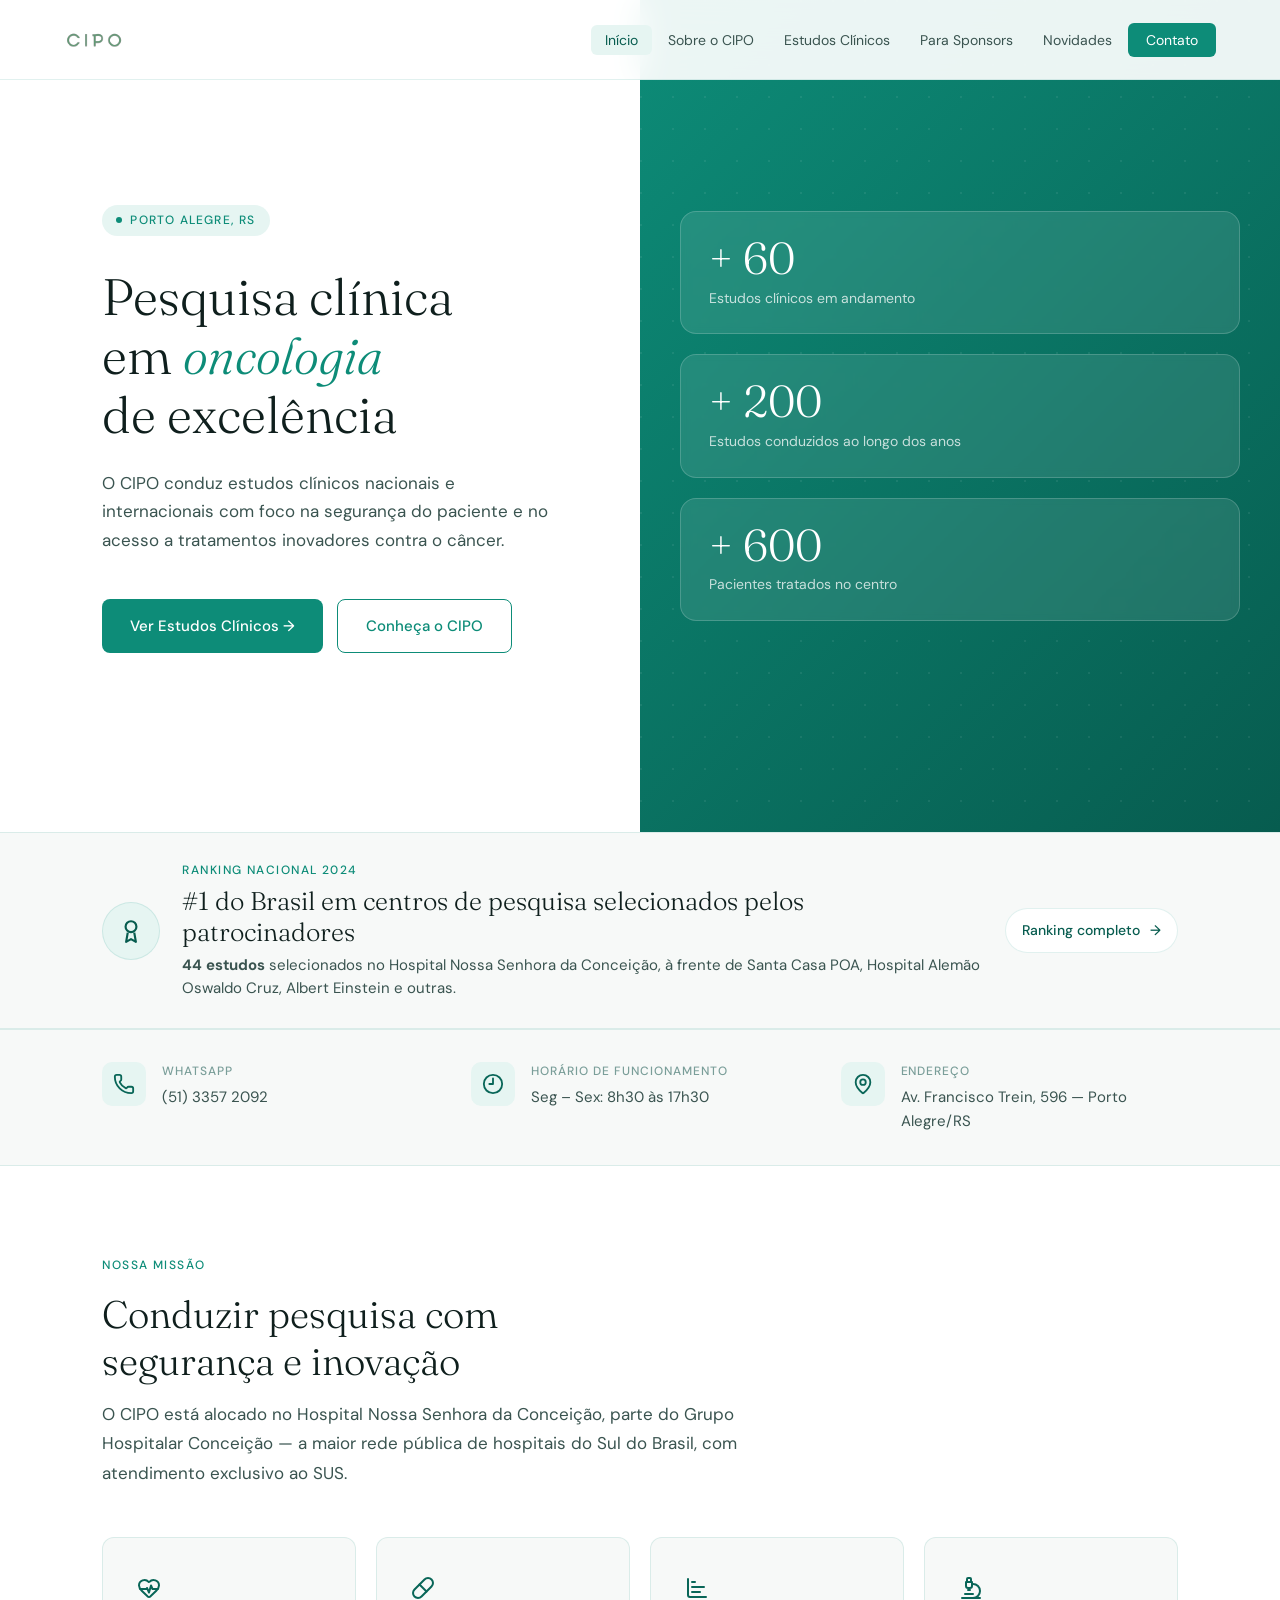
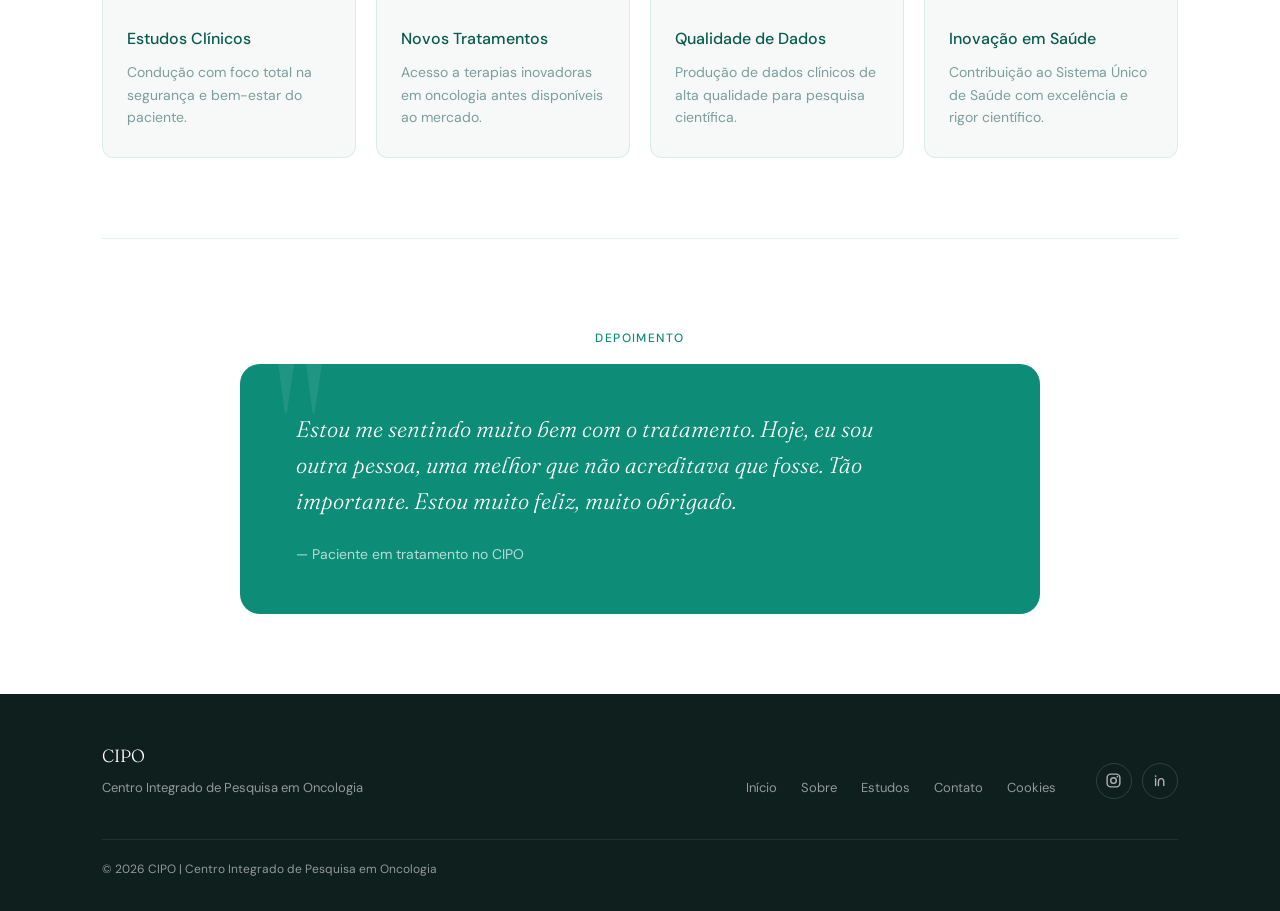
<file: index.html>
<!doctype html>
<html lang="pt-BR">
  <head>
    <meta charset="UTF-8" />
    <meta name="viewport" content="width=device-width, initial-scale=1.0" />
    <title>CIPO — Centro Integrado de Pesquisa em Oncologia</title>

    <!-- Fontes -->
    <link
      href="https://fonts.googleapis.com/css2?family=Fraunces:ital,opsz,wght@0,9..144,300;0,9..144,400;1,9..144,300&family=DM+Sans:wght@300;400;500&display=swap"
      rel="stylesheet"
    />

    <!-- Estilos -->
    <link rel="stylesheet" href="css/variables.css" />
    <link rel="stylesheet" href="css/global.css" />
    <link rel="stylesheet" href="css/home.css" />
  </head>
  <body>
    <!-- ══════════════════════════════
     NAVBAR (igual em todas as páginas)
     ══════════════════════════════ -->
    <nav id="navbar">
      <a href="index.html" class="logo">
        <img src="imagens/logodocipo.svg" alt="CIPO Logo" class="logo-img" />
      </a>
      <button class="mobile-toggle" aria-label="Abrir menu">
        <span></span>
        <span></span>
        <span></span>
      </button>
      <ul class="nav-links">
        <li><a href="index.html" class="active">Início</a></li>
        <li><a href="pages/sobre.html">Sobre o CIPO</a></li>
        <li><a href="pages/estudos.html">Estudos Clínicos</a></li>
        <li><a href="pages/recrutador.html">Para Sponsors</a></li>
        <li><a href="pages/novidades.html">Novidades</a></li>
        <li><a href="pages/contato.html" class="nav-cta">Contato</a></li>
      </ul>
    </nav>
    <div class="nav-overlay"></div>

    <!-- ══════════════════════════════
     HERO
     ══════════════════════════════ -->
    <div class="hero">
      <div class="hero-left">
        <div class="hero-tag">Porto Alegre, RS</div>
        <h1>Pesquisa clínica em <em>oncologia</em> de excelência</h1>
        <p class="hero-desc">
          O CIPO conduz estudos clínicos nacionais e internacionais com foco na
          segurança do paciente e no acesso a tratamentos inovadores contra o
          câncer.
        </p>
        <div class="hero-actions">
          <a href="pages/estudos.html" class="btn-primary"
            >Ver Estudos Clínicos →</a
          >
          <a href="pages/sobre.html" class="btn-secondary">Conheça o CIPO</a>
        </div>
      </div>

      <div class="hero-right">
        <div class="hero-bg-pattern"></div>
        <div class="hero-right-inner">
          <div class="hero-stats">
            <div class="stat-card">
              <div class="stat-num">+ 60</div>
              <div class="stat-label">Estudos clínicos em andamento</div>
            </div>
            <div class="stat-card">
              <div class="stat-num">+ 200</div>
              <div class="stat-label">Estudos conduzidos ao longo dos anos</div>
            </div>
            <div class="stat-card">
              <div class="stat-num">+ 600</div>
              <div class="stat-label">Pacientes tratados no centro</div>
            </div>
          </div>
        </div>
      </div>
    </div>

    <!-- ══════════════════════════════
     RANKING
     ══════════════════════════════ -->
    <a href="pages/sobre.html#ranking" class="ranking-banner fade-in">
      <div class="ranking-medal" aria-hidden="true">
        <svg viewBox="0 0 24 24">
          <circle cx="12" cy="8" r="5" fill="none" stroke="currentColor" stroke-width="2"/>
          <path d="M9 13.5 7.5 22 12 19.5 16.5 22 15 13.5" fill="none" stroke="currentColor" stroke-width="2" stroke-linejoin="round"/>
        </svg>
      </div>
      <div class="ranking-copy">
        <span>Ranking nacional 2024</span>
        <h2>#1 do Brasil em centros de pesquisa selecionados pelos patrocinadores</h2>
        <p><strong>44 estudos</strong> selecionados no Hospital Nossa Senhora da Conceição, à frente de Santa Casa POA, Hospital Alemão Oswaldo Cruz, Albert Einstein e outras.</p>
      </div>
      <div class="ranking-action">Ranking completo <span aria-hidden="true">→</span></div>
    </a>

    <!-- ══════════════════════════════
     BARRA DE INFO RÁPIDA
     ══════════════════════════════ -->
    <div class="info-bar fade-in">
      <a
        href="https://wa.me/555133572092"
        target="_blank"
        rel="noopener"
        class="info-item"
        style="text-decoration: none; color: inherit"
      >
        <div class="info-icon"><img src="imagens/phone.svg" alt="WhatsApp" /></div>
        <div>
          <div class="info-label">WhatsApp</div>
          <div class="info-value">(51) 3357 2092</div>
        </div>
      </a>
      <div class="info-item">
        <div class="info-icon"><img src="imagens/clock-9.svg" alt="Horário" /></div>
        <div>
          <div class="info-label">Horário de Funcionamento</div>
          <div class="info-value">Seg – Sex: 8h30 às 17h30</div>
        </div>
      </div>
      <div class="info-item">
        <div class="info-icon"><img src="imagens/map-pin.svg" alt="Endereço" /></div>
        <div>
          <div class="info-label">Endereço</div>
          <div class="info-value">
            Av. Francisco Trein, 596 — Porto Alegre/RS
          </div>
        </div>
      </div>
    </div>

    <!-- ══════════════════════════════
     MISSÃO
     ══════════════════════════════ -->
    <section class="fade-in">
      <span class="section-tag">Nossa missão</span>
      <h2 class="section-title">
        Conduzir pesquisa com<br />segurança e inovação
      </h2>
      <p class="section-body">
        O CIPO está alocado no Hospital Nossa Senhora da Conceição, parte do
        Grupo Hospitalar Conceição — a maior rede pública de hospitais do Sul do
        Brasil, com atendimento exclusivo ao SUS.
      </p>

      <div class="pillars">
        <div class="pillar">
          <div class="pillar-icon"><img src="imagens/heart-pulse.svg" alt="Estudos Clínicos" /></div>
          <div class="pillar-name">Estudos Clínicos</div>
          <div class="pillar-desc">
            Condução com foco total na segurança e bem-estar do paciente.
          </div>
        </div>
        <div class="pillar">
          <div class="pillar-icon"><img src="imagens/pill.svg" alt="Novos Tratamentos" /></div>
          <div class="pillar-name">Novos Tratamentos</div>
          <div class="pillar-desc">
            Acesso a terapias inovadoras em oncologia antes disponíveis ao
            mercado.
          </div>
        </div>
        <div class="pillar">
          <div class="pillar-icon"><img src="imagens/chart-bar.svg" alt="Qualidade de Dados" /></div>
          <div class="pillar-name">Qualidade de Dados</div>
          <div class="pillar-desc">
            Produção de dados clínicos de alta qualidade para pesquisa
            científica.
          </div>
        </div>
        <div class="pillar">
          <div class="pillar-icon"><img src="imagens/microscope.svg" alt="Inovação em Saúde" /></div>
          <div class="pillar-name">Inovação em Saúde</div>
          <div class="pillar-desc">
            Contribuição ao Sistema Único de Saúde com excelência e rigor
            científico.
          </div>
        </div>
      </div>
    </section>

    <div class="divider"></div>

    <!-- ══════════════════════════════
     DEPOIMENTO
     ══════════════════════════════ -->
    <section class="fade-in" style="text-align: center">
      <span class="section-tag">Depoimento</span>
      <div
        class="testimony"
        style="text-align: left; max-width: 800px; margin: 0 auto"
      >
        <p class="testimony-text">
          Estou me sentindo muito bem com o tratamento. Hoje, eu sou outra
          pessoa, uma melhor que não acreditava que fosse. Tão importante. Estou
          muito feliz, muito obrigado.
        </p>
        <p class="testimony-author">— Paciente em tratamento no CIPO</p>
      </div>
    </section>

    <!-- ══════════════════════════════
     FOOTER
     ══════════════════════════════ -->
    <footer>
      <div>
        <div class="footer-logo">CIPO</div>
        <p class="footer-tagline">Centro Integrado de Pesquisa em Oncologia</p>
      </div>
      <div class="footer-links">
        <a href="index.html">Início</a>
        <a href="pages/sobre.html">Sobre</a>
        <a href="pages/estudos.html">Estudos</a>
        <a href="pages/contato.html">Contato</a>
        <a href="#">Cookies</a>
      </div>
      <div class="footer-social" aria-label="Redes sociais">
        <a href="https://www.instagram.com/cipors/" target="_blank" rel="noopener" aria-label="Instagram do CIPO">
          <svg viewBox="0 0 24 24" aria-hidden="true"><rect x="3" y="3" width="18" height="18" rx="5" fill="none" stroke="currentColor" stroke-width="2"/><circle cx="12" cy="12" r="4" fill="none" stroke="currentColor" stroke-width="2"/><circle cx="17.5" cy="6.5" r="1.2" fill="currentColor"/></svg>
        </a>
        <a href="https://www.linkedin.com/company/centro-integrado-de-pesquisa-em-oncologia-cipo" target="_blank" rel="noopener" aria-label="LinkedIn do CIPO">
          <svg viewBox="0 0 24 24" aria-hidden="true"><path d="M6.5 9.5V19" fill="none" stroke="currentColor" stroke-width="2" stroke-linecap="round"/><path d="M10.5 19v-5.2c0-2.7 1.6-4.4 3.9-4.4 2.2 0 3.6 1.5 3.6 4.2V19" fill="none" stroke="currentColor" stroke-width="2" stroke-linecap="round"/><circle cx="6.5" cy="5.8" r="1.3" fill="currentColor"/></svg>
        </a>
      </div>
      <div class="footer-copy">
        © 2026 CIPO | Centro Integrado de Pesquisa em Oncologia
      </div>
    </footer>

    <script src="js/main.js"></script>
  </body>
</html>
</file>
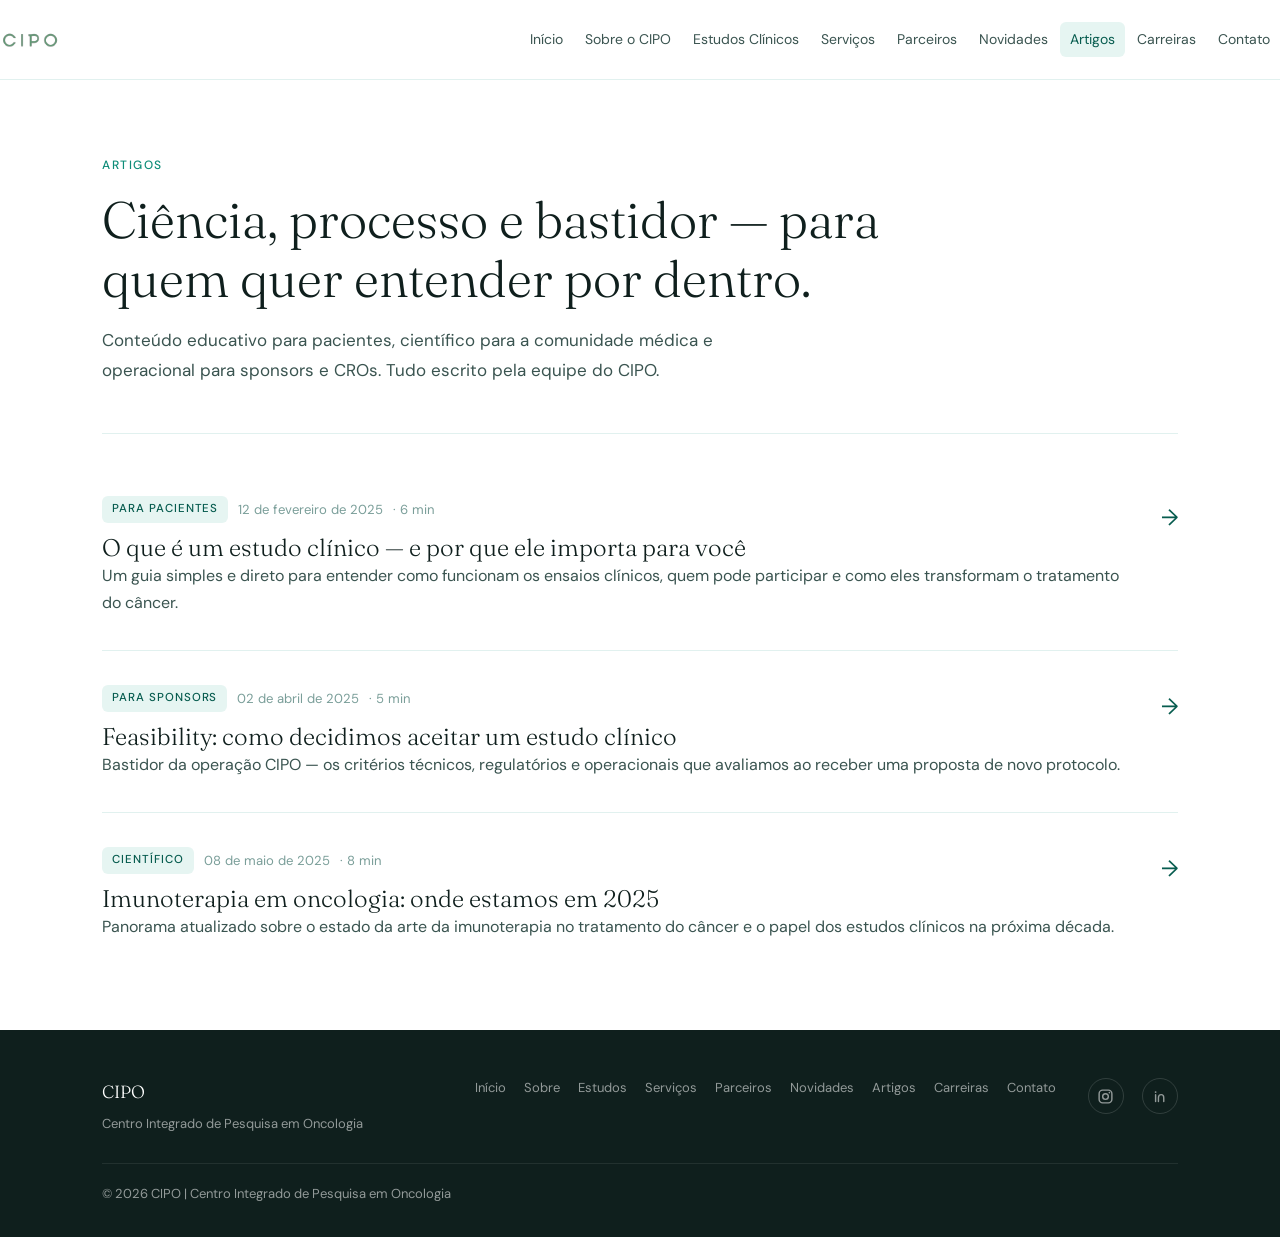
<file: pages/artigos.html>
<!DOCTYPE html>
<html lang="pt-BR">
<head>
  <meta charset="UTF-8" />
  <meta name="viewport" content="width=device-width, initial-scale=1.0" />
  <title>Artigos — CIPO</title>

  <!-- SEO / Open Graph -->
  <meta name="author" content="CIPO Oncologia" />
  <meta name="description" content="Artigos educativos, científicos e de bastidor sobre pesquisa clínica em oncologia, escritos pela equipe do CIPO." />
  <meta name="keywords" content="pesquisa clínica,oncologia,estudos clínicos,câncer,CIPO,Hospital Conceição,Porto Alegre" />
  <meta property="og:title" content="Artigos · CIPO" />
  <meta property="og:description" content="Pesquisa clínica em oncologia desde 2012. Mais de 200 estudos conduzidos no Hospital Nossa Senhora da Conceição (GHC)." />
  <meta property="og:type" content="website" />
  <meta property="og:locale" content="pt_BR" />
  <meta name="twitter:card" content="summary" />
  <meta name="twitter:title" content="Artigos · CIPO" />
  <meta name="twitter:description" content="Pesquisa clínica em oncologia desde 2012. Mais de 200 estudos conduzidos no Hospital Nossa Senhora da Conceição (GHC)." />

  <link href="https://fonts.googleapis.com/css2?family=Fraunces:ital,opsz,wght@0,9..144,300;0,9..144,400;1,9..144,300&family=DM+Sans:wght@300;400;500&display=swap" rel="stylesheet">
  <link rel="stylesheet" href="../css/variables.css">
  <link rel="stylesheet" href="../css/global.css">
  <link rel="stylesheet" href="../css/extra-pages.css">
</head>
<body>

  <!-- ── NAVBAR ── -->
  <header class="navbar">
    <div class="container navbar-inner">
      <a href="../index.html" class="navbar-logo">
        <img src="../imagens/logodocipo.svg" alt="CIPO Logo" />
      </a>
      <nav class="navbar-links">
        <a href="../index.html">Início</a>
        <a href="sobre.html">Sobre o CIPO</a>
        <a href="estudos.html">Estudos Clínicos</a>
        <a href="servicos.html">Serviços</a>
        <a href="parceiros.html">Parceiros</a>
        <a href="novidades.html">Novidades</a>
        <a href="artigos.html" class="active">Artigos</a>
        <a href="carreiras.html">Carreiras</a>
        <a href="contato.html">Contato</a>
      </nav>
      <button class="navbar-toggle" aria-label="Menu"><span></span></button>
    </div>
  </header>

  <!-- ── HERO ── -->
  <main>
    <div class="container">

      <section class="artigos-hero">
        <p class="page-label">Artigos</p>
        <h1>Ciência, processo e bastidor — para quem quer entender por dentro.</h1>
        <p>Conteúdo educativo para pacientes, científico para a comunidade médica e operacional para sponsors e CROs. Tudo escrito pela equipe do CIPO.</p>
      </section>

      <div class="artigos-list">

        <a href="novidades.html#o-que-e-um-estudo-clinico" class="artigo-card">
          <div>
            <div class="artigo-meta">
              <span class="artigo-tag">Para pacientes</span>
              <span class="artigo-date">12 de fevereiro de 2025</span>
              <span class="artigo-min">· 6 min</span>
            </div>
            <h2>O que é um estudo clínico — e por que ele importa para você</h2>
            <p>Um guia simples e direto para entender como funcionam os ensaios clínicos, quem pode participar e como eles transformam o tratamento do câncer.</p>
          </div>
          <span class="artigo-arrow">→</span>
        </a>

        <a href="#" class="artigo-card">
          <div>
            <div class="artigo-meta">
              <span class="artigo-tag">Para sponsors</span>
              <span class="artigo-date">02 de abril de 2025</span>
              <span class="artigo-min">· 5 min</span>
            </div>
            <h2>Feasibility: como decidimos aceitar um estudo clínico</h2>
            <p>Bastidor da operação CIPO — os critérios técnicos, regulatórios e operacionais que avaliamos ao receber uma proposta de novo protocolo.</p>
          </div>
          <span class="artigo-arrow">→</span>
        </a>

        <a href="#" class="artigo-card">
          <div>
            <div class="artigo-meta">
              <span class="artigo-tag">Científico</span>
              <span class="artigo-date">08 de maio de 2025</span>
              <span class="artigo-min">· 8 min</span>
            </div>
            <h2>Imunoterapia em oncologia: onde estamos em 2025</h2>
            <p>Panorama atualizado sobre o estado da arte da imunoterapia no tratamento do câncer e o papel dos estudos clínicos na próxima década.</p>
          </div>
          <span class="artigo-arrow">→</span>
        </a>

      </div>

    </div>
  </main>

  <!-- ── FOOTER ── -->
  <footer class="footer">
    <div class="container footer-inner">
      <div class="footer-brand">
        <strong>CIPO</strong>
        <p>Centro Integrado de Pesquisa em Oncologia</p>
      </div>
      <div class="footer-links">
        <a href="../index.html">Início</a>
        <a href="sobre.html">Sobre</a>
        <a href="estudos.html">Estudos</a>
        <a href="servicos.html">Serviços</a>
        <a href="parceiros.html">Parceiros</a>
        <a href="novidades.html">Novidades</a>
        <a href="artigos.html">Artigos</a>
        <a href="carreiras.html">Carreiras</a>
        <a href="contato.html">Contato</a>
      </div>
      <div class="footer-social" aria-label="Redes sociais">
        <a href="https://www.instagram.com/cipors/" target="_blank" rel="noopener" aria-label="Instagram do CIPO">
          <svg viewBox="0 0 24 24" aria-hidden="true"><rect x="3" y="3" width="18" height="18" rx="5" fill="none" stroke="currentColor" stroke-width="2"/><circle cx="12" cy="12" r="4" fill="none" stroke="currentColor" stroke-width="2"/><circle cx="17.5" cy="6.5" r="1.2" fill="currentColor"/></svg>
        </a>
        <a href="https://www.linkedin.com/company/centro-integrado-de-pesquisa-em-oncologia-cipo" target="_blank" rel="noopener" aria-label="LinkedIn do CIPO">
          <svg viewBox="0 0 24 24" aria-hidden="true"><path d="M6.5 9.5V19" fill="none" stroke="currentColor" stroke-width="2" stroke-linecap="round"/><path d="M10.5 19v-5.2c0-2.7 1.6-4.4 3.9-4.4 2.2 0 3.6 1.5 3.6 4.2V19" fill="none" stroke="currentColor" stroke-width="2" stroke-linecap="round"/><circle cx="6.5" cy="5.8" r="1.3" fill="currentColor"/></svg>
        </a>
      </div>
    </div>
    <div class="container footer-bottom">
      <p>© 2026 CIPO | Centro Integrado de Pesquisa em Oncologia</p>
    </div>
</footer>

<script src="../js/main.js"></script>
</body>
</html>
</file>
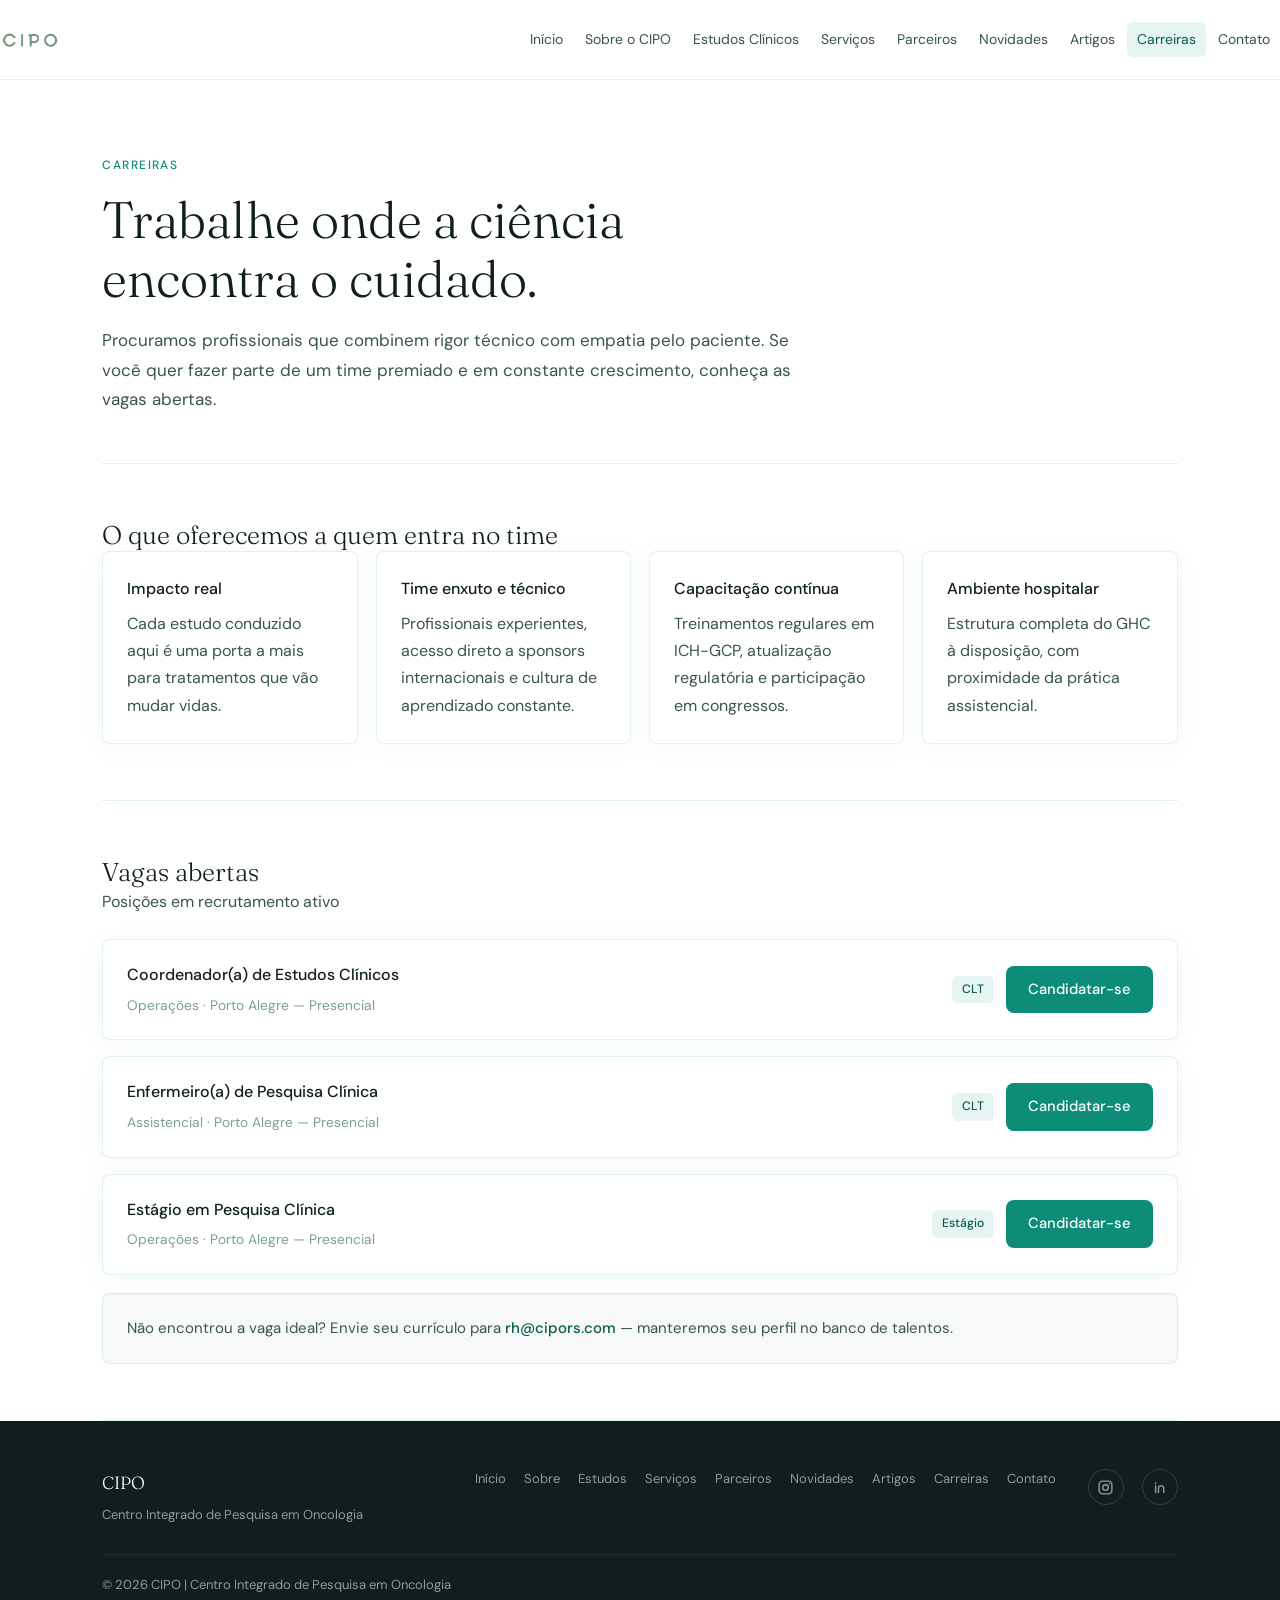
<file: pages/carreiras.html>
<!DOCTYPE html>
<html lang="pt-BR">
<head>
  <meta charset="UTF-8" />
  <meta name="viewport" content="width=device-width, initial-scale=1.0" />
  <title>Carreiras — CIPO</title>

  <!-- SEO / Open Graph -->
  <meta name="author" content="CIPO Oncologia" />
  <meta name="description" content="Trabalhe no CIPO — pesquisa clínica em oncologia em Porto Alegre. Veja vagas abertas e candidate-se." />
  <meta name="keywords" content="pesquisa clínica,oncologia,estudos clínicos,câncer,CIPO,Hospital Conceição,Porto Alegre,vagas,carreiras" />
  <meta property="og:title" content="Carreiras · CIPO" />
  <meta property="og:description" content="Pesquisa clínica em oncologia desde 2012. Mais de 200 estudos conduzidos no Hospital Nossa Senhora da Conceição (GHC)." />
  <meta property="og:type" content="website" />
  <meta property="og:locale" content="pt_BR" />
  <meta name="twitter:card" content="summary" />
  <meta name="twitter:title" content="Carreiras · CIPO" />
  <meta name="twitter:description" content="Trabalhe no CIPO — pesquisa clínica em oncologia em Porto Alegre." />

  <link href="https://fonts.googleapis.com/css2?family=Fraunces:ital,opsz,wght@0,9..144,300;0,9..144,400;1,9..144,300&family=DM+Sans:wght@300;400;500&display=swap" rel="stylesheet">
  <link rel="stylesheet" href="../css/variables.css">
  <link rel="stylesheet" href="../css/global.css">
  <link rel="stylesheet" href="../css/extra-pages.css">
</head>
<body>

  <!-- ── NAVBAR ── -->
  <header class="navbar">
    <div class="container navbar-inner">
      <a href="../index.html" class="navbar-logo">
        <img src="../imagens/logodocipo.svg" alt="CIPO Logo" />
      </a>
      <nav class="navbar-links">
        <a href="../index.html">Início</a>
        <a href="sobre.html">Sobre o CIPO</a>
        <a href="estudos.html">Estudos Clínicos</a>
        <a href="servicos.html">Serviços</a>
        <a href="parceiros.html">Parceiros</a>
        <a href="novidades.html">Novidades</a>
        <a href="artigos.html">Artigos</a>
        <a href="carreiras.html" class="active">Carreiras</a>
        <a href="contato.html">Contato</a>
      </nav>
      <button class="navbar-toggle" aria-label="Menu"><span></span></button>
    </div>
  </header>

  <!-- ── HERO ── -->
  <main>
    <div class="container">

      <section class="carreiras-hero">
        <p class="page-label">Carreiras</p>
        <h1>Trabalhe onde a ciência encontra o cuidado.</h1>
        <p>Procuramos profissionais que combinem rigor técnico com empatia pelo paciente. Se você quer fazer parte de um time premiado e em constante crescimento, conheça as vagas abertas.</p>
      </section>

      <!-- ── POR QUE CIPO ── -->
      <section class="porque-section">
        <h2>O que oferecemos a quem entra no time</h2>
        <div class="porque-grid">
          <div class="porque-card">
            <h3>Impacto real</h3>
            <p>Cada estudo conduzido aqui é uma porta a mais para tratamentos que vão mudar vidas.</p>
          </div>
          <div class="porque-card">
            <h3>Time enxuto e técnico</h3>
            <p>Profissionais experientes, acesso direto a sponsors internacionais e cultura de aprendizado constante.</p>
          </div>
          <div class="porque-card">
            <h3>Capacitação contínua</h3>
            <p>Treinamentos regulares em ICH-GCP, atualização regulatória e participação em congressos.</p>
          </div>
          <div class="porque-card">
            <h3>Ambiente hospitalar</h3>
            <p>Estrutura completa do GHC à disposição, com proximidade da prática assistencial.</p>
          </div>
        </div>
      </section>

      <!-- ── VAGAS ── -->
      <section class="vagas-section">
        <h2>Vagas abertas</h2>
        <p>Posições em recrutamento ativo</p>

        <div class="vagas-list">

          <div class="vaga-card">
            <div class="vaga-info">
              <h3>Coordenador(a) de Estudos Clínicos</h3>
              <span class="vaga-sub">Operações · Porto Alegre — Presencial</span>
            </div>
            <div class="vaga-right">
              <span class="vaga-badge">CLT</span>
              <a href="contato.html" class="btn-candidatar">Candidatar-se</a>
            </div>
          </div>

          <div class="vaga-card">
            <div class="vaga-info">
              <h3>Enfermeiro(a) de Pesquisa Clínica</h3>
              <span class="vaga-sub">Assistencial · Porto Alegre — Presencial</span>
            </div>
            <div class="vaga-right">
              <span class="vaga-badge">CLT</span>
              <a href="contato.html" class="btn-candidatar">Candidatar-se</a>
            </div>
          </div>

          <div class="vaga-card">
            <div class="vaga-info">
              <h3>Estágio em Pesquisa Clínica</h3>
              <span class="vaga-sub">Operações · Porto Alegre — Presencial</span>
            </div>
            <div class="vaga-right">
              <span class="vaga-badge">Estágio</span>
              <a href="contato.html" class="btn-candidatar">Candidatar-se</a>
            </div>
          </div>

        </div>

        <div class="vagas-espontaneo">
          Não encontrou a vaga ideal? Envie seu currículo para <a href="mailto:rh@cipors.com">rh@cipors.com</a> — manteremos seu perfil no banco de talentos.
        </div>

      </section>

    </div>
  </main>

  <!-- ── FOOTER ── -->
  <footer class="footer">
    <div class="container footer-inner">
      <div class="footer-brand">
        <strong>CIPO</strong>
        <p>Centro Integrado de Pesquisa em Oncologia</p>
      </div>
      <div class="footer-links">
        <a href="../index.html">Início</a>
        <a href="sobre.html">Sobre</a>
        <a href="estudos.html">Estudos</a>
        <a href="servicos.html">Serviços</a>
        <a href="parceiros.html">Parceiros</a>
        <a href="novidades.html">Novidades</a>
        <a href="artigos.html">Artigos</a>
        <a href="carreiras.html">Carreiras</a>
        <a href="contato.html">Contato</a>
      </div>
      <div class="footer-social" aria-label="Redes sociais">
        <a href="https://www.instagram.com/cipors/" target="_blank" rel="noopener" aria-label="Instagram do CIPO">
          <svg viewBox="0 0 24 24" aria-hidden="true"><rect x="3" y="3" width="18" height="18" rx="5" fill="none" stroke="currentColor" stroke-width="2"/><circle cx="12" cy="12" r="4" fill="none" stroke="currentColor" stroke-width="2"/><circle cx="17.5" cy="6.5" r="1.2" fill="currentColor"/></svg>
        </a>
        <a href="https://www.linkedin.com/company/centro-integrado-de-pesquisa-em-oncologia-cipo" target="_blank" rel="noopener" aria-label="LinkedIn do CIPO">
          <svg viewBox="0 0 24 24" aria-hidden="true"><path d="M6.5 9.5V19" fill="none" stroke="currentColor" stroke-width="2" stroke-linecap="round"/><path d="M10.5 19v-5.2c0-2.7 1.6-4.4 3.9-4.4 2.2 0 3.6 1.5 3.6 4.2V19" fill="none" stroke="currentColor" stroke-width="2" stroke-linecap="round"/><circle cx="6.5" cy="5.8" r="1.3" fill="currentColor"/></svg>
        </a>
      </div>
    </div>
    <div class="container footer-bottom">
      <p>© 2026 CIPO | Centro Integrado de Pesquisa em Oncologia</p>
    </div>
</footer>

<script src="../js/main.js"></script>
</body>
</html>
</file>
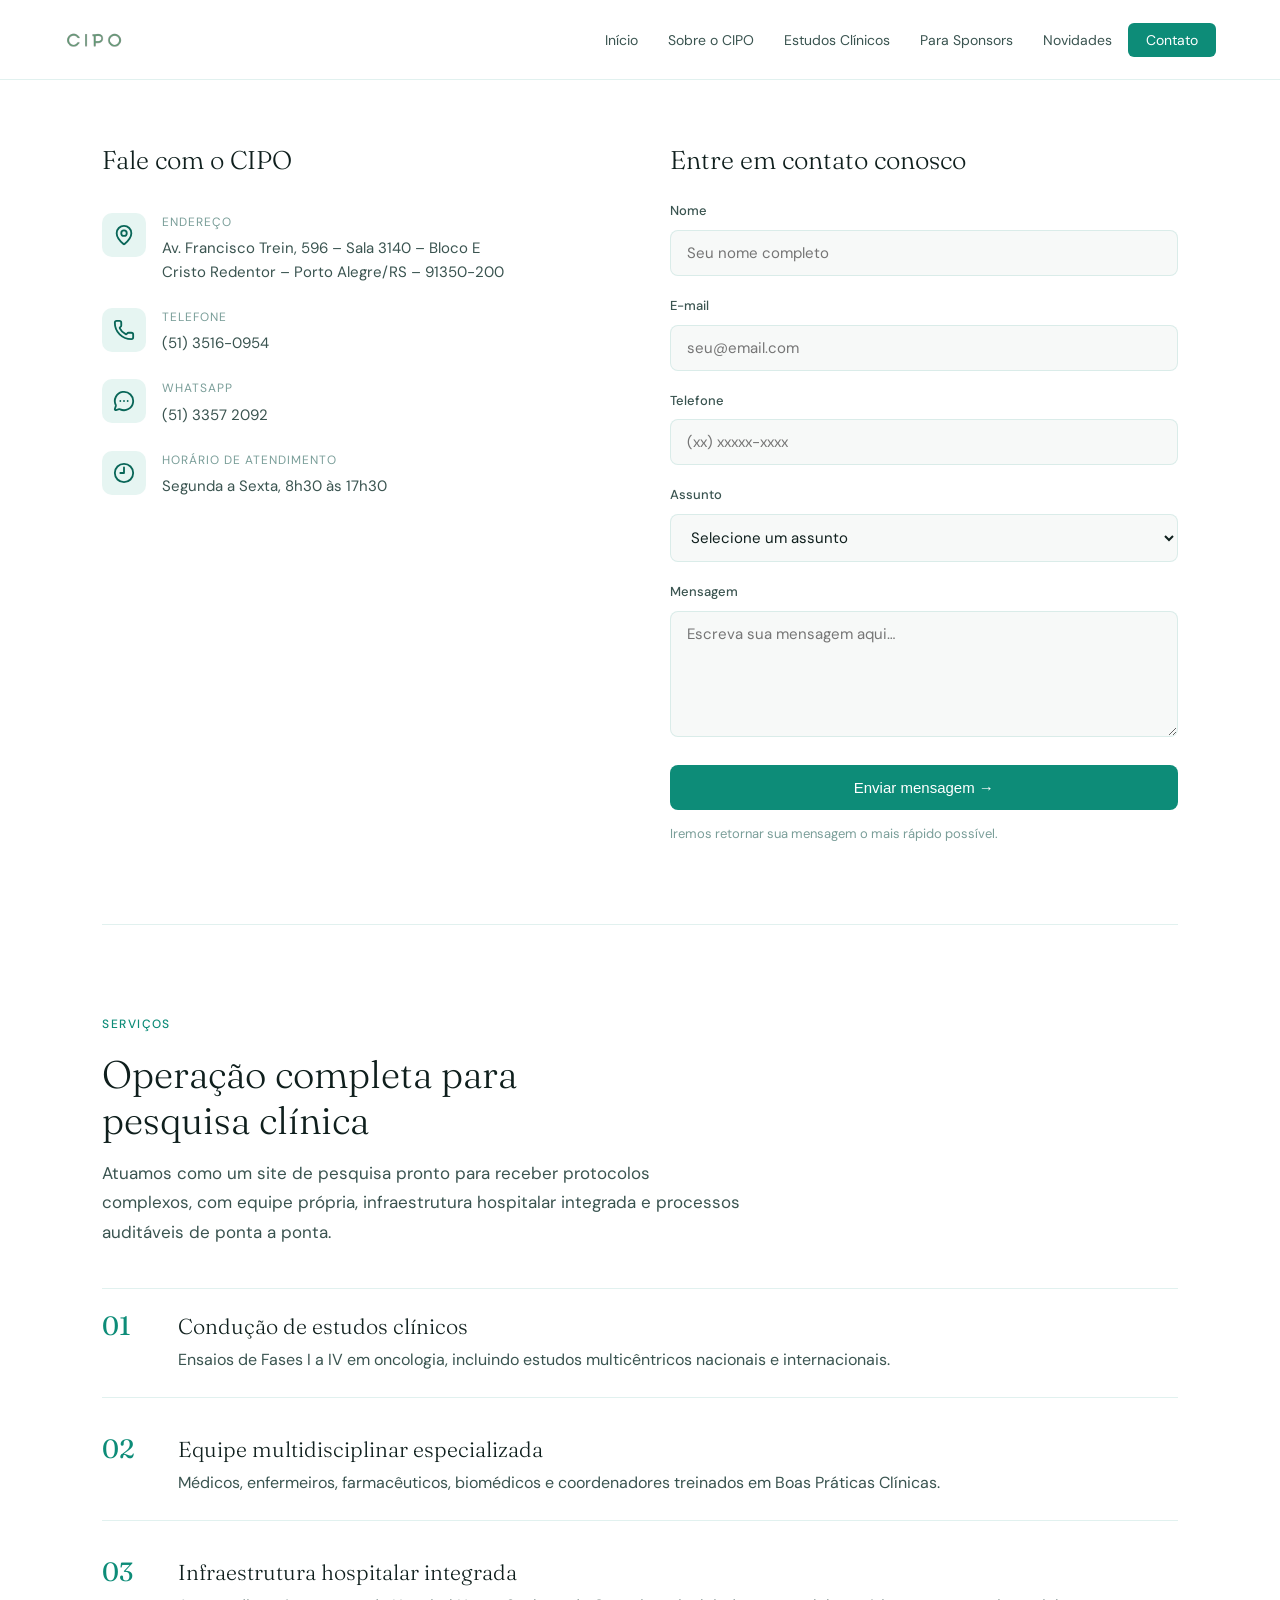
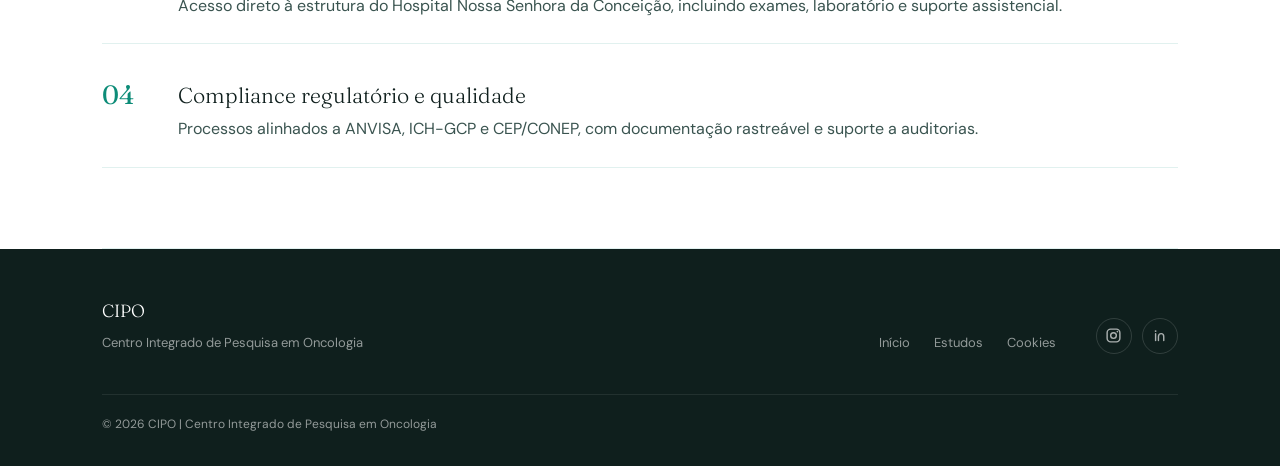
<file: pages/contato.html>
<!DOCTYPE html>
<html lang="pt-BR">
<head>
  <meta charset="UTF-8">
  <meta name="viewport" content="width=device-width, initial-scale=1.0">
  <title>Contato — CIPO</title>
  <link href="https://fonts.googleapis.com/css2?family=Fraunces:ital,opsz,wght@0,9..144,300;0,9..144,400;1,9..144,300&family=DM+Sans:wght@300;400;500&display=swap" rel="stylesheet">
  <!-- Estilos -->
  <link rel="stylesheet" href="../css/variables.css">
  <link rel="stylesheet" href="../css/global.css">
  <link rel="stylesheet" href="../css/contact.css">
</head>
<body>

<nav id="navbar">
  <a href="../index.html" class="logo">
    <img src="../imagens/logodocipo.svg" alt="CIPO Logo" class="logo-img">
  </a>
  <button class="mobile-toggle" aria-label="Abrir menu">
    <span></span>
    <span></span>
    <span></span>
  </button>
  <ul class="nav-links">
    <li><a href="../index.html">Início</a></li>
    <li><a href="sobre.html">Sobre o CIPO</a></li>
    <li><a href="estudos.html">Estudos Clínicos</a></li>
    <li><a href="recrutador.html">Para Sponsors</a></li>
    <li><a href="novidades.html">Novidades</a></li>
    <li><a href="contato.html" class="nav-cta active">Contato</a></li>
  </ul>
</nav>
<div class="nav-overlay"></div>

<section class="contact-section">
  <div class="contact-grid">

    <!-- ══ INFORMAÇÕES DE CONTATO (Coluna Esquerda) ══ -->
    <div class="fade-in">
      <div class="contact-info-title">Fale com o CIPO</div>

      <div class="contact-detail">
        <div class="contact-detail-icon"><img src="../imagens/map-pin.svg" alt="Endereço" /></div>
        <div>
          <div class="contact-detail-label">Endereço</div>
          <div class="contact-detail-value">
            Av. Francisco Trein, 596 – Sala 3140 – Bloco E<br>
            Cristo Redentor – Porto Alegre/RS – 91350-200
          </div>
        </div>
      </div>

      <div class="contact-detail">
        <div class="contact-detail-icon"><img src="../imagens/phone.svg" alt="Telefone" /></div>
        <div>
          <div class="contact-detail-label">Telefone</div>
          <div class="contact-detail-value">(51) 3516-0954</div>
        </div>
      </div>

      <a href="https://wa.me/555133572092" target="_blank" class="contact-detail" style="text-decoration: none; color: inherit;">
        <div class="contact-detail-icon"><img src="../imagens/message-circle-more.svg" alt="WhatsApp" /></div>
        <div>
          <div class="contact-detail-label">WhatsApp</div>
          <div class="contact-detail-value">(51) 3357 2092</div>
        </div>
      </a>

      <div class="contact-detail">
        <div class="contact-detail-icon"><img src="../imagens/clock-9.svg" alt="Horário" /></div>
        <div>
          <div class="contact-detail-label">Horário de Atendimento</div>
          <div class="contact-detail-value">Segunda a Sexta, 8h30 às 17h30</div>
        </div>
      </div>

      <!-- Google Maps -->
      <div style="margin-top: 24px;">
        <iframe 
          src="https://www.google.com/maps/embed?pb=!1m18!1m12!1m3!1d3454.699460428971!2d-51.161559523880904!3d-30.016784929995396!2m3!1f0!2f0!3f0!3m2!1i1024!2i768!4f13.1!3m3!1m2!1s0x9519777556261587%3A0x6e0060bb242c2a54!2sAv.%20Francisco%20Trein%2C%20596%20-%20Cristo%20Redentor%2C%20Porto%20Alegre%20-%20RS%2C%2091350-200!5e0!3m2!1spt-BR!2sbr!4v1774388437724!5m2!1spt-BR!2sbr" 
          width="100%" 
          height="250" 
          style="border:0; border-radius: 12px;" 
          allowfullscreen="" 
          loading="lazy" 
          referrerpolicy="no-referrer-when-downgrade">
        </iframe>
      </div>
    </div>

    <!-- ══ FORMULÁRIO (Coluna Direita) ══ -->
    <div class="fade-in contact-form">
      <div class="contact-form-title">Entre em contato conosco</div>

      <form id="contact-form" action="https://formsubmit.co/contato@cipors.com" method="POST">
        <input type="hidden" name="_subject" value="Novo contato pelo site CIPO" />
        <input type="hidden" name="_template" value="Mensagem recebida" />

        <input type="hidden" name="_captcha" value="false" />

        <div class="form-group">
          <label for="nome">Nome</label>
          <input type="text" id="nome" name="name" placeholder="Seu nome completo" required>
        </div>

        <div class="form-group">
          <label for="email">E-mail</label>
          <input type="email" id="email" name="email" placeholder="seu@email.com" required>
        </div>


        <div class="form-group">
          <label for="telefone">Telefone</label>
          <input
            type="tel"
            id="telefone"
            name="phone"
            inputmode="tel"
            placeholder="(xx) xxxxx-xxxx"
            autocomplete="tel"
          >
        </div>

        <div class="form-group">
          <label for="assunto">Assunto</label>
          <select id="assunto" name="subject" required>
            <option value="" selected disabled>Selecione um assunto</option>
            <option value="Proposta de estudo (Sponsor / CRO)">Proposta de estudo (Sponsor / CRO)</option>
            <option value="Participação em estudo (paciente)">Participação em estudo (paciente)</option>
            
            <option value="Imprensa">Imprensa</option>
            <option value="Outros">Outros</option>
          </select>
        </div>

        <div class="form-group">
          <label for="mensagem">Mensagem</label>
          <textarea id="mensagem" name="message" rows="5" placeholder="Escreva sua mensagem aqui…" required></textarea>
        </div>

        <button type="submit" class="btn-primary" style="width: 100%; justify-content: center;">

          Enviar mensagem →
        </button>
      </form>

      <p style="font-size: 13px; color: var(--ink-soft); margin-top: 14px;">
        Iremos retornar sua mensagem o mais rápido possível.
      </p>

      <div
        id="form-success"
        style="display: none; margin-top: 16px; background: var(--teal-pale);
               border: 1px solid var(--teal); border-radius: 8px; padding: 14px 18px;
               color: var(--teal-dark); font-size: 14px;"
      >
        ✓ Mensagem enviada com sucesso! Retornaremos em breve.
      </div>
    </div>

  </div>
</section>

<div class="divider"></div>

<!-- ══ SERVIÇOS ══ -->
<section class="services-section fade-in">
  <span class="section-tag">Serviços</span>
  <h2 class="section-title">Operação completa para<br>pesquisa clínica</h2>
  <p class="section-body">
    Atuamos como um site de pesquisa pronto para receber protocolos complexos,
    com equipe própria, infraestrutura hospitalar integrada e processos
    auditáveis de ponta a ponta.
  </p>

  <div class="services-list">
    <div class="service-item">
      <span>01</span>
      <div>
        <h3>Condução de estudos clínicos</h3>
        <p>Ensaios de Fases I a IV em oncologia, incluindo estudos multicêntricos nacionais e internacionais.</p>
      </div>
    </div>
    <div class="service-item">
      <span>02</span>
      <div>
        <h3>Equipe multidisciplinar especializada</h3>
        <p>Médicos, enfermeiros, farmacêuticos, biomédicos e coordenadores treinados em Boas Práticas Clínicas.</p>
      </div>
    </div>
    <div class="service-item">
      <span>03</span>
      <div>
        <h3>Infraestrutura hospitalar integrada</h3>
        <p>Acesso direto à estrutura do Hospital Nossa Senhora da Conceição, incluindo exames, laboratório e suporte assistencial.</p>
      </div>
    </div>
    <div class="service-item">
      <span>04</span>
      <div>
        <h3>Compliance regulatório e qualidade</h3>
        <p>Processos alinhados a ANVISA, ICH-GCP e CEP/CONEP, com documentação rastreável e suporte a auditorias.</p>
      </div>
    </div>
  </div>
</section>

<div class="divider"></div>
 
<footer>
  <div>
    <div class="footer-logo">CIPO</div>
    <p class="footer-tagline">Centro Integrado de Pesquisa em Oncologia</p>
  </div>
  <div class="footer-links">
    <a href="../index.html">Início</a>
    <a href="estudos.html">Estudos</a>
    <a href="#">Cookies</a>
  </div>
  <div class="footer-social" aria-label="Redes sociais">
    <a href="https://www.instagram.com/cipors/" target="_blank" rel="noopener" aria-label="Instagram do CIPO">
      <svg viewBox="0 0 24 24" aria-hidden="true"><rect x="3" y="3" width="18" height="18" rx="5" fill="none" stroke="currentColor" stroke-width="2"/><circle cx="12" cy="12" r="4" fill="none" stroke="currentColor" stroke-width="2"/><circle cx="17.5" cy="6.5" r="1.2" fill="currentColor"/></svg>
    </a>
    <a href="https://www.linkedin.com/company/centro-integrado-de-pesquisa-em-oncologia-cipo" target="_blank" rel="noopener" aria-label="LinkedIn do CIPO">
      <svg viewBox="0 0 24 24" aria-hidden="true"><path d="M6.5 9.5V19" fill="none" stroke="currentColor" stroke-width="2" stroke-linecap="round"/><path d="M10.5 19v-5.2c0-2.7 1.6-4.4 3.9-4.4 2.2 0 3.6 1.5 3.6 4.2V19" fill="none" stroke="currentColor" stroke-width="2" stroke-linecap="round"/><circle cx="6.5" cy="5.8" r="1.3" fill="currentColor"/></svg>
    </a>
  </div>
  <div class="footer-copy">© 2026 CIPO | Centro Integrado de Pesquisa em Oncologia</div>
</footer>

<script src="../js/main.js"></script>
</body>
</html>
</file>
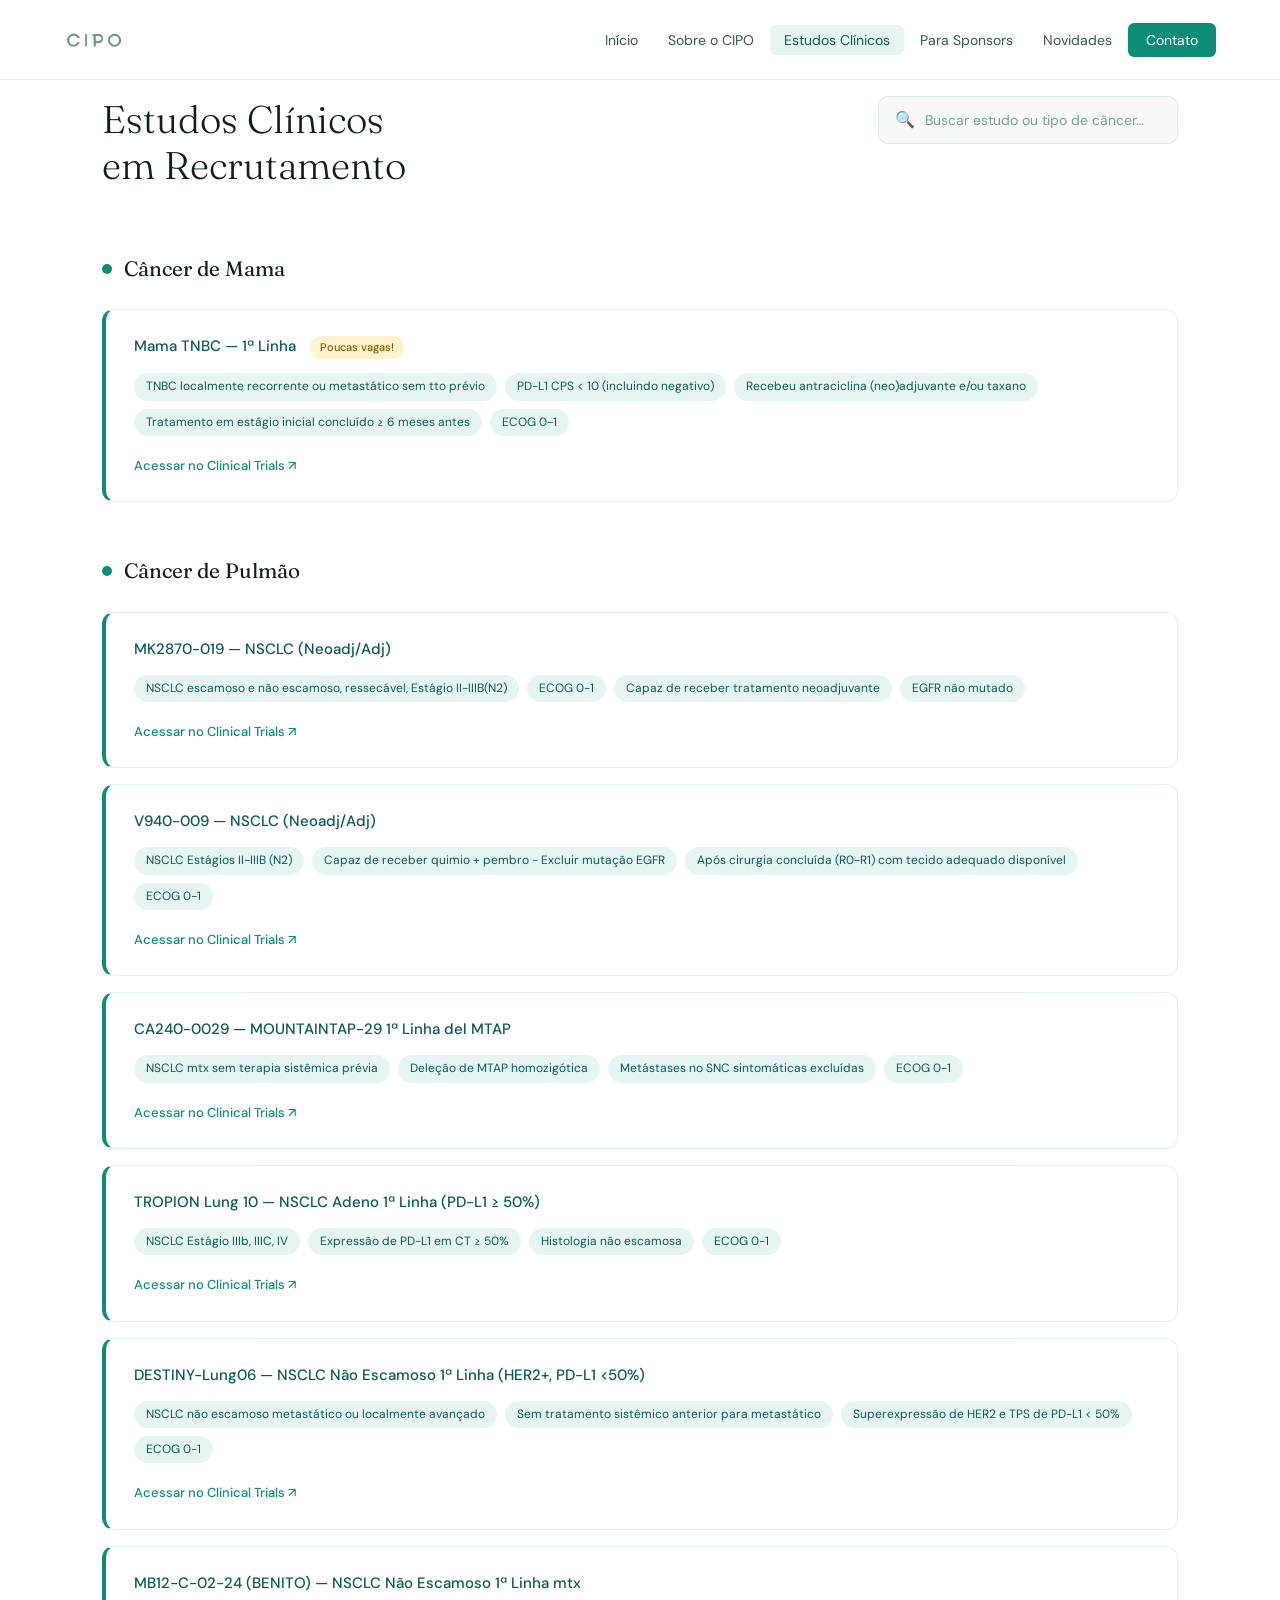
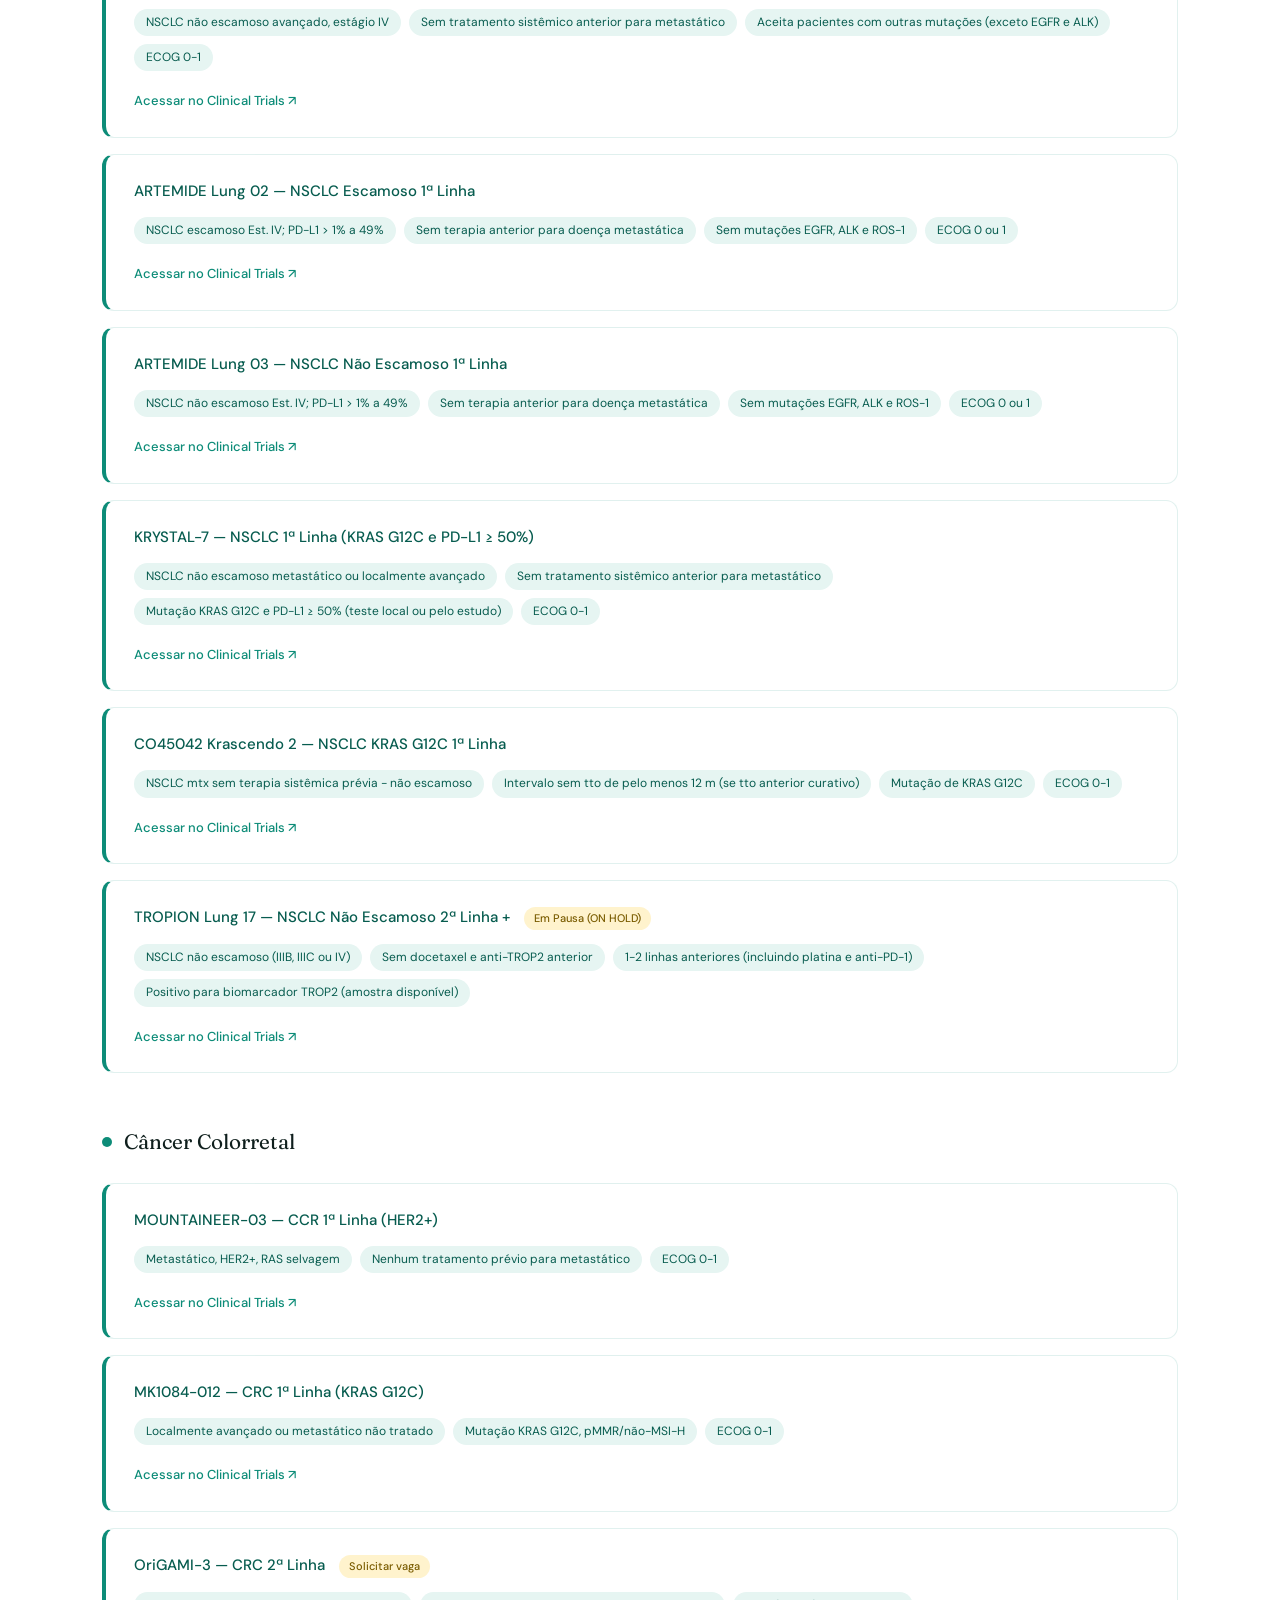
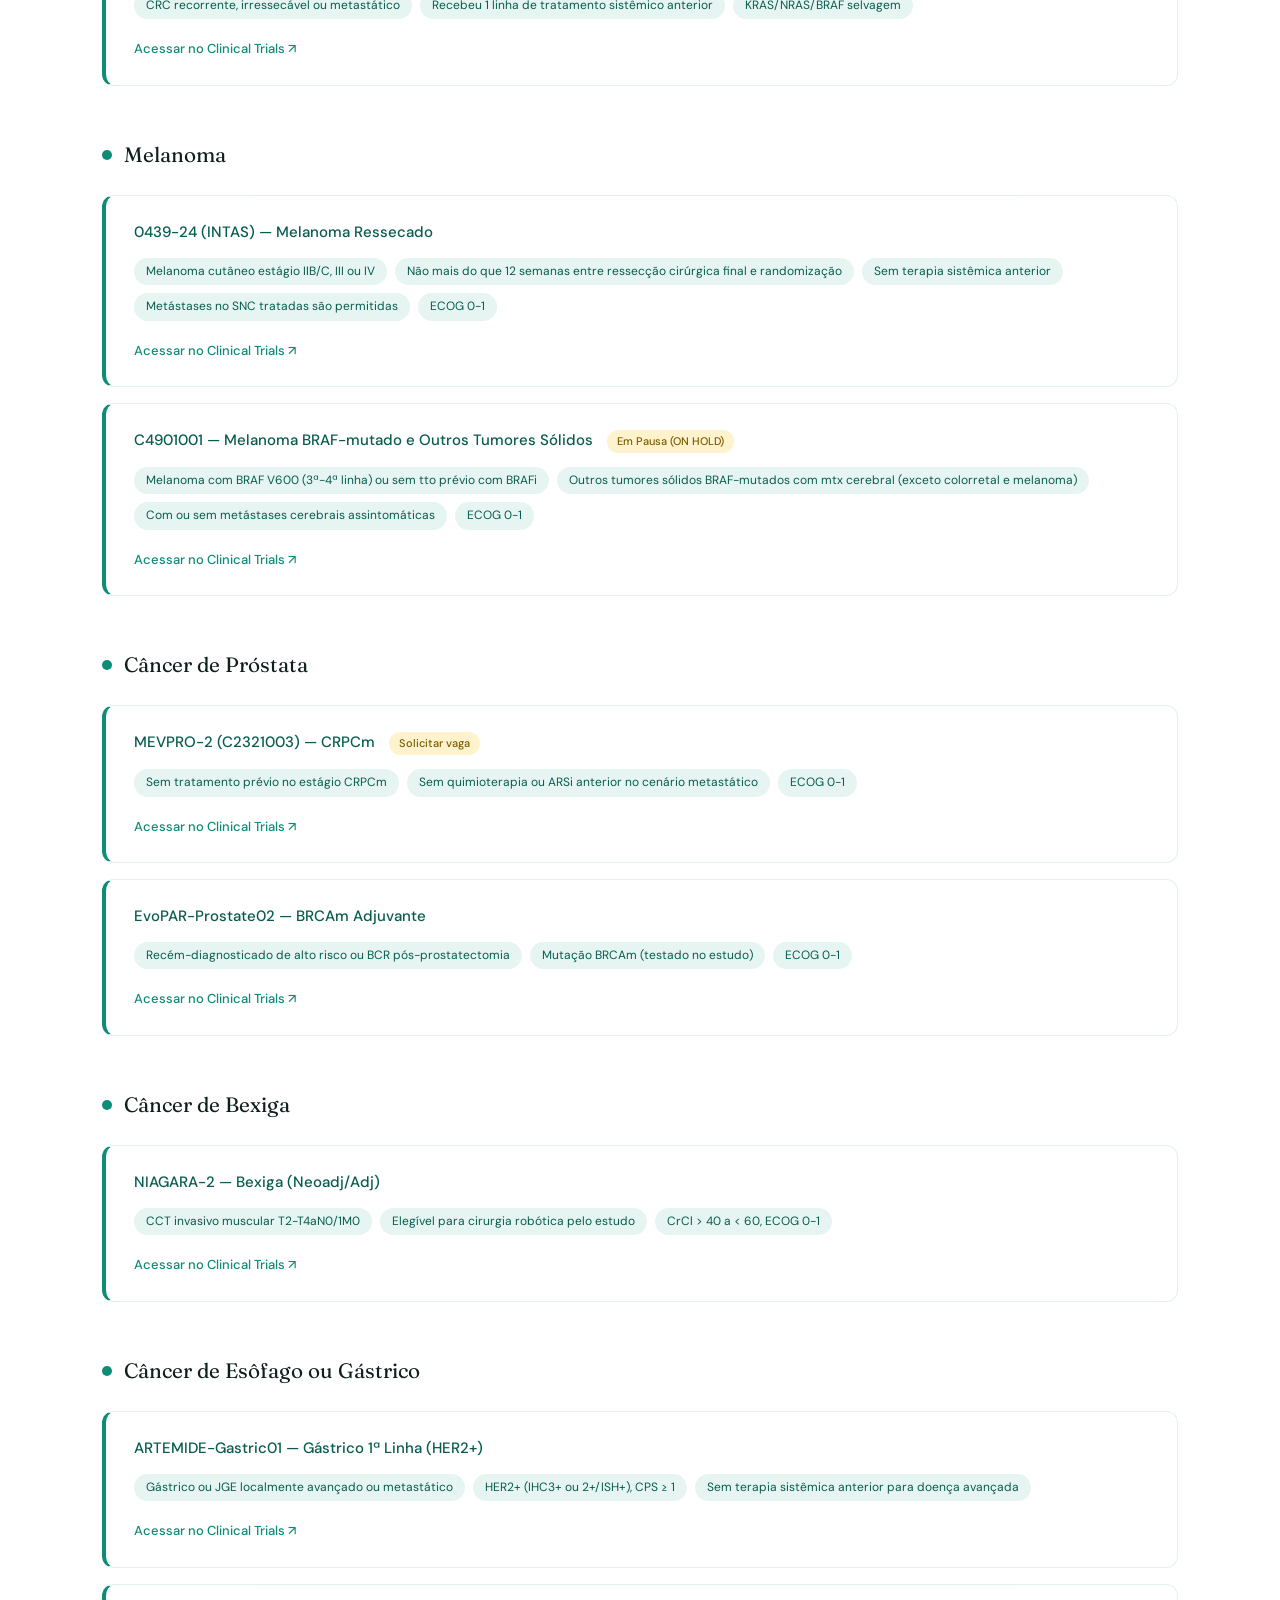
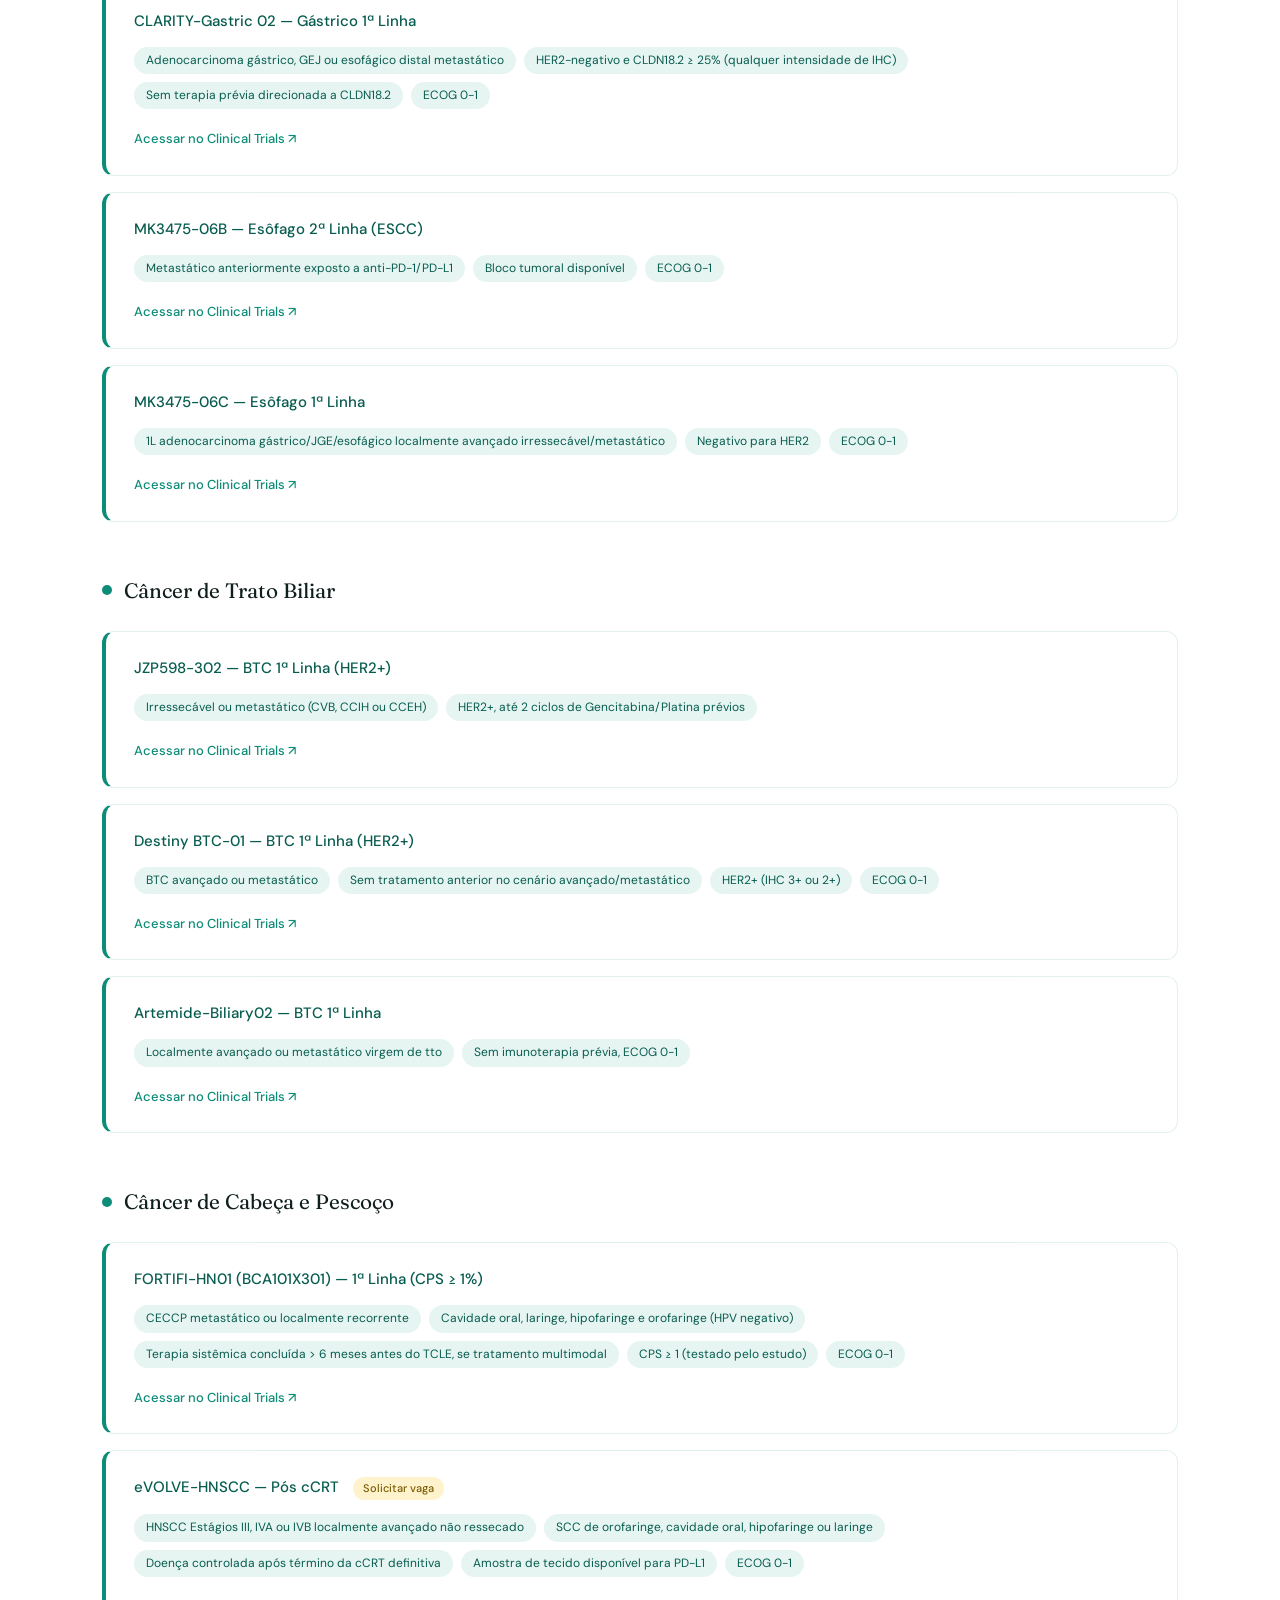
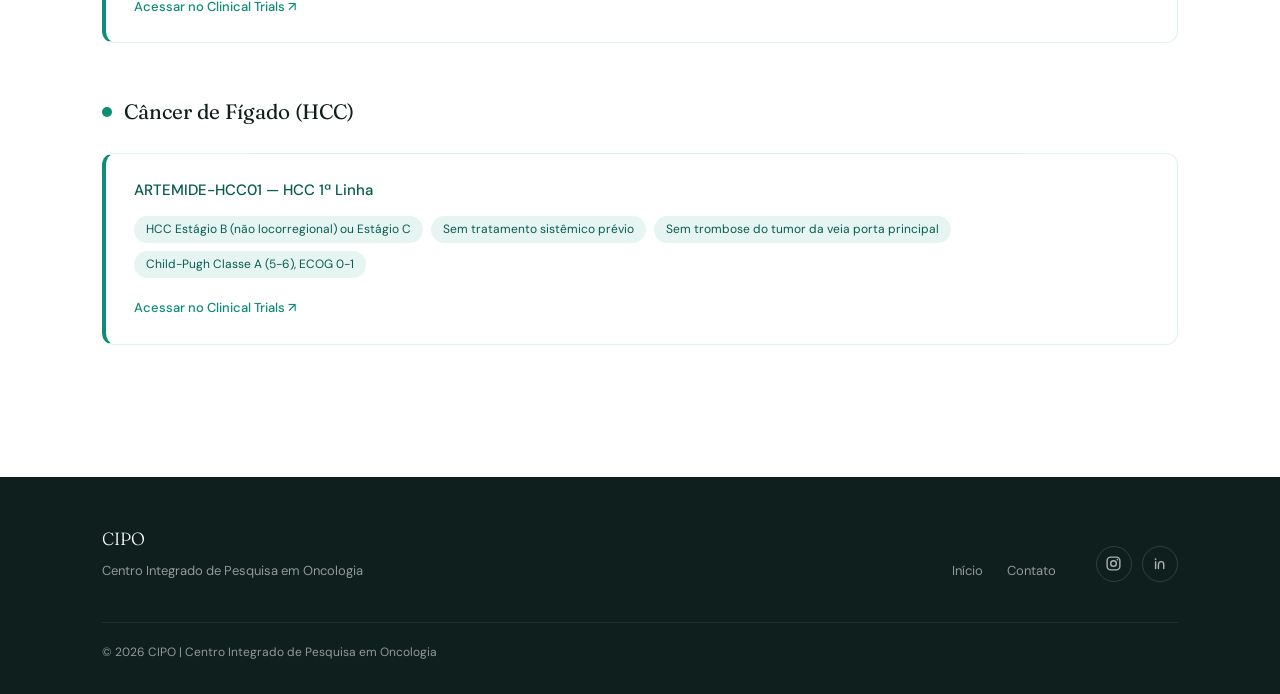
<file: pages/estudos.html>
<!DOCTYPE html>
<html lang="pt-BR">
<head>
  <meta charset="UTF-8">
  <meta name="viewport" content="width=device-width, initial-scale=1.0">
  <title>Estudos Clínicos — CIPO</title>
  <link href="https://fonts.googleapis.com/css2?family=Fraunces:ital,opsz,wght@0,9..144,300;0,9..144,400;1,9..144,300&family=DM+Sans:wght@300;400;500&display=swap" rel="stylesheet">
  <link rel="stylesheet" href="../css/variables.css">
  <link rel="stylesheet" href="../css/global.css">
  <link rel="stylesheet" href="../css/studies.css">
</head>
<body>

<nav id="navbar">
  <a href="../index.html" class="logo">
    <img src="../imagens/logodocipo.svg" alt="CIPO Logo" class="logo-img">
  </a>
  <ul class="nav-links">
    <li><a href="../index.html">Início</a></li>
    <li><a href="sobre.html">Sobre o CIPO</a></li>
    <li><a href="estudos.html" class="active">Estudos Clínicos</a></li>
    <li><a href="recrutador.html">Para Sponsors</a></li>
    <li><a href="novidades.html">Novidades</a></li>
    <li><a href="contato.html" class="nav-cta">Contato</a></li>
  </ul>
  <button class="mobile-toggle" aria-label="Abrir menu">
    <span></span>
    <span></span>
    <span></span>
  </button>
</nav>
<div class="nav-overlay"></div>

<section>
  <div class="estudos-header">
    <div>
      
      <h1 class="section-title">Estudos Clínicos<br>em Recrutamento</h1>
    </div>
    <div class="estudos-search">
      <span>🔍</span>
      <input
        type="text"
        placeholder="Buscar estudo ou tipo de câncer…"
        id="search-input"
      >
    </div>
  </div>
  <p class="studies-empty-state" id="studies-empty-state" hidden>Nenhum estudo encontrado.</p>

  <!-- ══ MAMA ══ -->
  <div class="cancer-type fade-in" data-type="mama">
    <div class="cancer-type-header">
      <div class="cancer-type-dot"></div>
      <h2 class="cancer-type-title">Câncer de Mama</h2>
    </div>
    <div class="study-cards">

      <div class="study-card">
        <div class="study-name">Mama TNBC — 1ª Linha <span class="study-badge">Poucas vagas!</span></div>
        <ul class="study-criteria">
          <li>TNBC localmente recorrente ou metastático sem tto prévio</li>
          <li>PD-L1 CPS &lt; 10 (incluindo negativo)</li>
          <li>Recebeu antraciclina (neo)adjuvante e/ou taxano</li>
          <li>Tratamento em estágio inicial concluído ≥ 6 meses antes</li>
          <li>ECOG 0-1</li>
        </ul>
        <a href="https://www.clinicaltrials.gov/study/NCT06841354?term=2870-011&rank=1" class="study-link" target="_blank">Acessar no Clinical Trials ↗</a>
      </div>

    </div>
  </div>

  <!-- ══ PULMÃO ══ -->
  <div class="cancer-type fade-in" data-type="pulmão">
    <div class="cancer-type-header">
      <div class="cancer-type-dot"></div>
      <h2 class="cancer-type-title">Câncer de Pulmão</h2>
    </div>
    <div class="study-cards">

      <div class="study-card">
        <div class="study-name">MK2870-019 — NSCLC (Neoadj/Adj)</div>
        <ul class="study-criteria">
          <li>NSCLC escamoso e não escamoso, ressecável, Estágio II-IIIB(N2)</li>
          <li>ECOG 0-1</li>
          <li>Capaz de receber tratamento neoadjuvante</li>
          <li>EGFR não mutado</li>
        </ul>
        <a href="https://clinicaltrials.gov/study/NCT06312137" class="study-link" target="_blank">Acessar no Clinical Trials ↗</a>
      </div>

      <div class="study-card">
        <div class="study-name">V940-009 — NSCLC (Neoadj/Adj)</div>
        <ul class="study-criteria">
          <li>NSCLC Estágios II-IIIB (N2)</li>
          <li>Capaz de receber quimio + pembro - Excluir mutação EGFR</li>
          <li>Após cirurgia concluída (R0-R1) com tecido adequado disponível</li>
          <li>ECOG 0-1</li>
        </ul>
        <a href="https://www.clinicaltrials.gov/study/NCT06623422?term=V940-009&rank=1" class="study-link" target="_blank">Acessar no Clinical Trials ↗</a>
      </div>

      <div class="study-card">
        <div class="study-name">CA240-0029 — MOUNTAINTAP-29 1ª Linha del MTAP</div>
        <ul class="study-criteria">
          <li>NSCLC mtx sem terapia sistêmica prévia</li>
          <li>Deleção de MTAP homozigótica</li>
          <li>Metástases no SNC sintomáticas excluídas</li>
          <li>ECOG 0-1</li>
        </ul>
        <a href="https://clinicaltrials.gov/study/NCT07063745?term=CA240-0029&viewType=Card&rank=1" class="study-link" target="_blank">Acessar no Clinical Trials ↗</a>
      </div>

      <div class="study-card">
        <div class="study-name">TROPION Lung 10 — NSCLC Adeno 1ª Linha (PD-L1 ≥ 50%)</div>
        <ul class="study-criteria">
          <li>NSCLC Estágio IIIb, IIIC, IV</li>
          <li>Expressão de PD-L1 em CT ≥ 50%</li>
          <li>Histologia não escamosa</li>
          <li>ECOG 0-1</li>
        </ul>
        <a href="https://www.clinicaltrials.gov/study/NCT06357533?term=TROPION-Lung10&rank=1" class="study-link" target="_blank">Acessar no Clinical Trials ↗</a>
      </div>

      <div class="study-card">
        <div class="study-name">DESTINY-Lung06 — NSCLC Não Escamoso 1ª Linha (HER2+, PD-L1 &lt;50%)</div>
        <ul class="study-criteria">
          <li>NSCLC não escamoso metastático ou localmente avançado</li>
          <li>Sem tratamento sistêmico anterior para metastático</li>
          <li>Superexpressão de HER2 e TPS de PD-L1 &lt; 50%</li>
          <li>ECOG 0-1</li>
        </ul>
        <a href="https://clinicaltrials.gov/study/NCT06899126?term=DESTINY-Lung06&viewType=Card&rank=1" class="study-link" target="_blank">Acessar no Clinical Trials ↗</a>
      </div>

      <div class="study-card">
        <div class="study-name">MB12-C-02-24 (BENITO) — NSCLC Não Escamoso 1ª Linha mtx</div>
        <ul class="study-criteria">
          <li>NSCLC não escamoso avançado, estágio IV</li>
          <li>Sem tratamento sistêmico anterior para metastático</li>
          <li>Aceita pacientes com outras mutações (exceto EGFR e ALK)</li>
          <li>ECOG 0-1</li>
        </ul>
        <a href="https://clinicaltrials.gov/study/NCT06687369?term=benito&viewType=Card&rank=1" class="study-link" target="_blank">Acessar no Clinical Trials ↗</a>
      </div>

      <div class="study-card">
        <div class="study-name">ARTEMIDE Lung 02 — NSCLC Escamoso 1ª Linha</div>
        <ul class="study-criteria">
          <li>NSCLC escamoso Est. IV; PD-L1 > 1% a 49%</li>
          <li>Sem terapia anterior para doença metastática</li>
          <li>Sem mutações EGFR, ALK e ROS-1</li>
          <li>ECOG 0 ou 1</li>
        </ul>
        <a href="https://www.clinicaltrials.gov/study/NCT06692738?term=artemide%20lung02&rank=1" class="study-link" target="_blank">Acessar no Clinical Trials ↗</a>
      </div>

      <div class="study-card">
        <div class="study-name">ARTEMIDE Lung 03 — NSCLC Não Escamoso 1ª Linha</div>
        <ul class="study-criteria">
          <li>NSCLC não escamoso Est. IV; PD-L1 > 1% a 49%</li>
          <li>Sem terapia anterior para doença metastática</li>
          <li>Sem mutações EGFR, ALK e ROS-1</li>
          <li>ECOG 0 ou 1</li>
        </ul>
        <a href="https://www.clinicaltrials.gov/study/NCT06627647?term=artemide%20lung03&rank=1" class="study-link" target="_blank">Acessar no Clinical Trials ↗</a>
      </div>

      <div class="study-card">
        <div class="study-name">KRYSTAL-7 — NSCLC 1ª Linha (KRAS G12C e PD-L1 ≥ 50%)</div>
        <ul class="study-criteria">
          <li>NSCLC não escamoso metastático ou localmente avançado</li>
          <li>Sem tratamento sistêmico anterior para metastático</li>
          <li>Mutação KRAS G12C e PD-L1 ≥ 50% (teste local ou pelo estudo)</li>
          <li>ECOG 0-1</li>
        </ul>
        <a href="https://clinicaltrials.gov/study/NCT04613596?term=KRYSTAL-7&rank=1" class="study-link" target="_blank">Acessar no Clinical Trials ↗</a>
      </div>

      <div class="study-card">
        <div class="study-name">CO45042 Krascendo 2 — NSCLC KRAS G12C 1ª Linha</div>
        <ul class="study-criteria">
          <li>NSCLC mtx sem terapia sistêmica prévia - não escamoso</li>
          <li>Intervalo sem tto de pelo menos 12 m (se tto anterior curativo)</li>
          <li>Mutação de KRAS G12C</li>
          <li>ECOG 0-1</li>
        </ul>
        <a href="https://www.clinicaltrials.gov/study/NCT06793215?term=CO45042&rank=1" class="study-link" target="_blank">Acessar no Clinical Trials ↗</a>
      </div>

      <div class="study-card">
        <div class="study-name">TROPION Lung 17 — NSCLC Não Escamoso 2ª Linha + <span class="study-badge hold">Em Pausa (ON HOLD)</span></div>
        <ul class="study-criteria">
          <li>NSCLC não escamoso (IIIB, IIIC ou IV)</li>
          <li>Sem docetaxel e anti-TROP2 anterior</li>
          <li>1-2 linhas anteriores (incluindo platina e anti-PD-1)</li>
          <li>Positivo para biomarcador TROP2 (amostra disponível)</li>
        </ul>
        <a href="https://clinicaltrials.gov/study/NCT07291037?term=TROPION-Lung%20&rank=2" class="study-link" target="_blank">Acessar no Clinical Trials ↗</a>
      </div>

    </div>
  </div>

  <!-- ══ COLORRETAL ══ -->
  <div class="cancer-type fade-in" data-type="colorretal">
    <div class="cancer-type-header">
      <div class="cancer-type-dot"></div>
      <h2 class="cancer-type-title">Câncer Colorretal</h2>
    </div>
    <div class="study-cards">

      <div class="study-card">
        <div class="study-name">MOUNTAINEER-03 — CCR 1ª Linha (HER2+)</div>
        <ul class="study-criteria">
          <li>Metastático, HER2+, RAS selvagem</li>
          <li>Nenhum tratamento prévio para metastático</li>
          <li>ECOG 0-1</li>
        </ul>
        <a href="https://www.clinicaltrials.gov/study/NCT05253651?term=MOUNTAINEER-03%20&rank=1" class="study-link" target="_blank">Acessar no Clinical Trials ↗</a>
      </div>

      <div class="study-card">
        <div class="study-name">MK1084-012 — CRC 1ª Linha (KRAS G12C)</div>
        <ul class="study-criteria">
          <li>Localmente avançado ou metastático não tratado</li>
          <li>Mutação KRAS G12C, pMMR/não-MSI-H</li>
          <li>ECOG 0-1</li>
        </ul>
        <a href="https://clinicaltrials.gov/study/NCT06997497?term=MK1084&page=2&rank=15" class="study-link" target="_blank">Acessar no Clinical Trials ↗</a>
      </div>

      <div class="study-card">
        <div class="study-name">OriGAMI-3 — CRC 2ª Linha <span class="study-badge">Solicitar vaga</span></div>
        <ul class="study-criteria">
          <li>CRC recorrente, irressecável ou metastático</li>
          <li>Recebeu 1 linha de tratamento sistêmico anterior</li>
          <li>KRAS/NRAS/BRAF selvagem</li>
        </ul>
        <a href="https://clinicaltrials.gov/study/NCT06750094?term=OrigAMI-3&rank=1" class="study-link" target="_blank">Acessar no Clinical Trials ↗</a>
      </div>

    </div>
  </div>

  <!-- ══ MELANOMA ══ -->
  <div class="cancer-type fade-in" data-type="melanoma">
    <div class="cancer-type-header">
      <div class="cancer-type-dot"></div>
      <h2 class="cancer-type-title">Melanoma</h2>
    </div>
    <div class="study-cards">

      <div class="study-card">
        <div class="study-name">0439-24 (INTAS) — Melanoma Ressecado</div>
        <ul class="study-criteria">
          <li>Melanoma cutâneo estágio IIB/C, III ou IV</li>
          <li>Não mais do que 12 semanas entre ressecção cirúrgica final e randomização</li>
          <li>Sem terapia sistêmica anterior</li>
          <li>Metástases no SNC tratadas são permitidas</li>
          <li>ECOG 0-1</li>
        </ul>
        <a href="https://euclinicaltrials.eu/ctis-public/view/2025-522307-14-00?lang=en" class="study-link" target="_blank">Acessar no Clinical Trials ↗</a>
      </div>

      <div class="study-card status-hold">
        <div class="study-name">C4901001 — Melanoma BRAF-mutado e Outros Tumores Sólidos <span class="study-badge hold">Em Pausa (ON HOLD)</span></div>
        <ul class="study-criteria">
          <li>Melanoma com BRAF V600 (3ª-4ª linha) ou sem tto prévio com BRAFi</li>
          <li>Outros tumores sólidos BRAF-mutados com mtx cerebral (exceto colorretal e melanoma)</li>
          <li>Com ou sem metástases cerebrais assintomáticas</li>
          <li>ECOG 0-1</li>
        </ul>
        <a href="https://clinicaltrials.gov/study/NCT05538130?term=C4901001&rank=1" class="study-link" target="_blank">Acessar no Clinical Trials ↗</a>
      </div>

    </div>
  </div>

  <!-- ══ PRÓSTATA ══ -->
  <div class="cancer-type fade-in" data-type="próstata">
    <div class="cancer-type-header">
      <div class="cancer-type-dot"></div>
      <h2 class="cancer-type-title">Câncer de Próstata</h2>
    </div>
    <div class="study-cards">

      <div class="study-card">
        <div class="study-name">MEVPRO-2 (C2321003) — CRPCm <span class="study-badge">Solicitar vaga</span></div>
        <ul class="study-criteria">
          <li>Sem tratamento prévio no estágio CRPCm</li>
          <li>Sem quimioterapia ou ARSi anterior no cenário metastático</li>
          <li>ECOG 0-1</li>
        </ul>
        <a href="https://clinicaltrials.gov/study/NCT06629779?term=C2321003&rank=1" class="study-link" target="_blank">Acessar no Clinical Trials ↗</a>
      </div>

      <div class="study-card">
        <div class="study-name">EvoPAR-Prostate02 — BRCAm Adjuvante</div>
        <ul class="study-criteria">
          <li>Recém-diagnosticado de alto risco ou BCR pós-prostatectomia</li>
          <li>Mutação BRCAm (testado no estudo)</li>
          <li>ECOG 0-1</li>
        </ul>
        <a href="https://clinicaltrials.gov/study/NCT06952803?term=evopar%20prostate%202&rank=1" class="study-link" target="_blank">Acessar no Clinical Trials ↗</a>
      </div>

    </div>
  </div>

  <!-- ══ BEXIGA ══ -->
  <div class="cancer-type fade-in" data-type="bexiga">
    <div class="cancer-type-header">
      <div class="cancer-type-dot"></div>
      <h2 class="cancer-type-title">Câncer de Bexiga</h2>
    </div>
    <div class="study-cards">

      <div class="study-card">
        <div class="study-name">NIAGARA-2 — Bexiga (Neoadj/Adj)</div>
        <ul class="study-criteria">
          <li>CCT invasivo muscular T2-T4aN0/1M0</li>
          <li>Elegível para cirurgia robótica pelo estudo</li>
          <li>CrCl > 40 a < 60, ECOG 0-1</li>
        </ul>
        <a href="https://clinicaltrials.gov/study/NCT06960577?term=NIAGARA-2&rank=1" class="study-link" target="_blank">Acessar no Clinical Trials ↗</a>
      </div>

    </div>
  </div>

  <!-- ══ ESÔFAGO / GÁSTRICO ══ -->
  <div class="cancer-type fade-in" data-type="esôfago gástrico">
    <div class="cancer-type-header">
      <div class="cancer-type-dot"></div>
      <h2 class="cancer-type-title">Câncer de Esôfago ou Gástrico</h2>
    </div>
    <div class="study-cards">

      <div class="study-card">
        <div class="study-name">ARTEMIDE-Gastric01 — Gástrico 1ª Linha (HER2+)</div>
        <ul class="study-criteria">
          <li>Gástrico ou JGE localmente avançado ou metastático</li>
          <li>HER2+ (IHC3+ ou 2+/ISH+), CPS ≥ 1</li>
          <li>Sem terapia sistêmica anterior para doença avançada</li>
        </ul>
        <a href="https://clinicaltrials.gov/study/NCT06764875?term=artemide%20gastric%20&rank=1" class="study-link" target="_blank">Acessar no Clinical Trials ↗</a>
      </div>

      <div class="study-card">
        <div class="study-name">CLARITY-Gastric 02 — Gástrico 1ª Linha</div>
        <ul class="study-criteria">
          <li>Adenocarcinoma gástrico, GEJ ou esofágico distal metastático</li>
          <li>HER2-negativo e CLDN18.2 ≥ 25% (qualquer intensidade de IHC)</li>
          <li>Sem terapia prévia direcionada a CLDN18.2</li>
          <li>ECOG 0-1</li>
        </ul>
        <a href="https://clinicaltrials.gov/study/NCT07431281?term=CLARITY-Gastric02&rank=1" class="study-link" target="_blank">Acessar no Clinical Trials ↗</a>
      </div>

      <div class="study-card">
        <div class="study-name">MK3475-06B — Esôfago 2ª Linha (ESCC)</div>
        <ul class="study-criteria">
          <li>Metastático anteriormente exposto a anti-PD-1/PD-L1</li>
          <li>Bloco tumoral disponível</li>
          <li>ECOG 0-1</li>
        </ul>
        <a href="https://clinicaltrials.gov/study/NCT05319730?term=keymarker%20&page=2&rank=11" class="study-link" target="_blank">Acessar no Clinical Trials ↗</a>
      </div>

      <div class="study-card">
        <div class="study-name">MK3475-06C — Esôfago 1ª Linha</div>
        <ul class="study-criteria">
          <li>1L adenocarcinoma gástrico/JGE/esofágico localmente avançado irressecável/metastático</li>
          <li>Negativo para HER2</li>
          <li>ECOG 0-1</li>
        </ul>
        <a href="https://clinicaltrials.gov/study/NCT06469944?term=06C&rank=1" class="study-link" target="_blank">Acessar no Clinical Trials ↗</a>
      </div>

    </div>
  </div>

  <!-- ══ TRATO BILIAR ══ -->
  <div class="cancer-type fade-in" data-type="trato biliar">
    <div class="cancer-type-header">
      <div class="cancer-type-dot"></div>
      <h2 class="cancer-type-title">Câncer de Trato Biliar</h2>
    </div>
    <div class="study-cards">

      <div class="study-card">
        <div class="study-name">JZP598-302 — BTC 1ª Linha (HER2+)</div>
        <ul class="study-criteria">
          <li>Irressecável ou metastático (CVB, CCIH ou CCEH)</li>
          <li>HER2+, até 2 ciclos de Gencitabina/Platina prévios</li>
        </ul>
        <a href="https://clinicaltrials.gov/study/NCT06282575?term=jzp598-302&rank=1" class="study-link" target="_blank">Acessar no Clinical Trials ↗</a>
      </div>

      <div class="study-card">
        <div class="study-name">Destiny BTC-01 — BTC 1ª Linha (HER2+)</div>
        <ul class="study-criteria">
          <li>BTC avançado ou metastático</li>
          <li>Sem tratamento anterior no cenário avançado/metastático</li>
          <li>HER2+ (IHC 3+ ou 2+)</li>
          <li>ECOG 0-1</li>
        </ul>
        <a href="https://www.clinicaltrials.gov/study/NCT06467357?term=destiny%20btc&rank=1" class="study-link" target="_blank">Acessar no Clinical Trials ↗</a>
      </div>

      <div class="study-card">
        <div class="study-name">Artemide-Biliary02 — BTC 1ª Linha</div>
        <ul class="study-criteria">
          <li>Localmente avançado ou metastático virgem de tto</li>
          <li>Sem imunoterapia prévia, ECOG 0-1</li>
        </ul>
        <a href="https://clinicaltrials.gov/study/NCT07221253?term=Artemide-Biliary02&rank=1" class="study-link" target="_blank">Acessar no Clinical Trials ↗</a>
      </div>

    </div>
  </div>

  <!-- ══ CABEÇA E PESCOÇO ══ -->
  <div class="cancer-type fade-in" data-type="cabeça pescoço">
    <div class="cancer-type-header">
      <div class="cancer-type-dot"></div>
      <h2 class="cancer-type-title">Câncer de Cabeça e Pescoço</h2>
    </div>
    <div class="study-cards">

      <div class="study-card">
        <div class="study-name">FORTIFI-HN01 (BCA101X301) — 1ª Linha (CPS ≥ 1%)</div>
        <ul class="study-criteria">
          <li>CECCP metastático ou localmente recorrente</li>
          <li>Cavidade oral, laringe, hipofaringe e orofaringe (HPV negativo)</li>
          <li>Terapia sistêmica concluída > 6 meses antes do TCLE, se tratamento multimodal</li>
          <li>CPS ≥ 1 (testado pelo estudo)</li>
          <li>ECOG 0-1</li>
        </ul>
        <a href="https://clinicaltrials.gov/study/NCT06788990?term=FORTIFI-HN01&rank=1" class="study-link" target="_blank">Acessar no Clinical Trials ↗</a>
      </div>

      <div class="study-card">
        <div class="study-name">eVOLVE-HNSCC — Pós cCRT <span class="study-badge">Solicitar vaga</span></div>
        <ul class="study-criteria">
          <li>HNSCC Estágios III, IVA ou IVB localmente avançado não ressecado</li>
          <li>SCC de orofaringe, cavidade oral, hipofaringe ou laringe</li>
          <li>Doença controlada após término da cCRT definitiva</li>
          <li>Amostra de tecido disponível para PD-L1</li>
          <li>ECOG 0-1</li>
        </ul>
        <a href="https://clinicaltrials.gov/study/NCT06129864?term=eVOLVE-HNSCC&rank=1" class="study-link" target="_blank">Acessar no Clinical Trials ↗</a>
      </div>

    </div>
  </div>

  <!-- ══ FÍGADO ══ -->
  <div class="cancer-type fade-in" data-type="fígado">
    <div class="cancer-type-header">
      <div class="cancer-type-dot"></div>
      <h2 class="cancer-type-title">Câncer de Fígado (HCC)</h2>
    </div>
    <div class="study-cards">

      <div class="study-card">
        <div class="study-name">ARTEMIDE-HCC01 — HCC 1ª Linha</div>
        <ul class="study-criteria">
          <li>HCC Estágio B (não locorregional) ou Estágio C</li>
          <li>Sem tratamento sistêmico prévio</li>
          <li>Sem trombose do tumor da veia porta principal</li>
          <li>Child-Pugh Classe A (5-6), ECOG 0-1</li>
        </ul>
        <a href="https://clinicaltrials.gov/study/NCT06921785?term=ARTEMIDE%20HCC&viewType=Card&rank=1" class="study-link" target="_blank">Acessar no Clinical Trials ↗</a>
      </div>

    </div>
  </div>

</section>

<footer>
  <div>
    <div class="footer-logo">CIPO</div>
    <p class="footer-tagline">Centro Integrado de Pesquisa em Oncologia</p>
  </div>
  <div class="footer-links">
    <a href="../index.html">Início</a>
    <a href="contato.html">Contato</a>
  </div>
  <div class="footer-social" aria-label="Redes sociais">
    <a href="https://www.instagram.com/cipors/" target="_blank" rel="noopener" aria-label="Instagram do CIPO">
      <svg viewBox="0 0 24 24" aria-hidden="true"><rect x="3" y="3" width="18" height="18" rx="5" fill="none" stroke="currentColor" stroke-width="2"/><circle cx="12" cy="12" r="4" fill="none" stroke="currentColor" stroke-width="2"/><circle cx="17.5" cy="6.5" r="1.2" fill="currentColor"/></svg>
    </a>
    <a href="https://www.linkedin.com/company/centro-integrado-de-pesquisa-em-oncologia-cipo" target="_blank" rel="noopener" aria-label="LinkedIn do CIPO">
      <svg viewBox="0 0 24 24" aria-hidden="true"><path d="M6.5 9.5V19" fill="none" stroke="currentColor" stroke-width="2" stroke-linecap="round"/><path d="M10.5 19v-5.2c0-2.7 1.6-4.4 3.9-4.4 2.2 0 3.6 1.5 3.6 4.2V19" fill="none" stroke="currentColor" stroke-width="2" stroke-linecap="round"/><circle cx="6.5" cy="5.8" r="1.3" fill="currentColor"/></svg>
    </a>
  </div>
  <div class="footer-copy">© 2026 CIPO | Centro Integrado de Pesquisa em Oncologia</div>
</footer>

<script src="../js/main.js"></script>
</body>
</html>
</file>
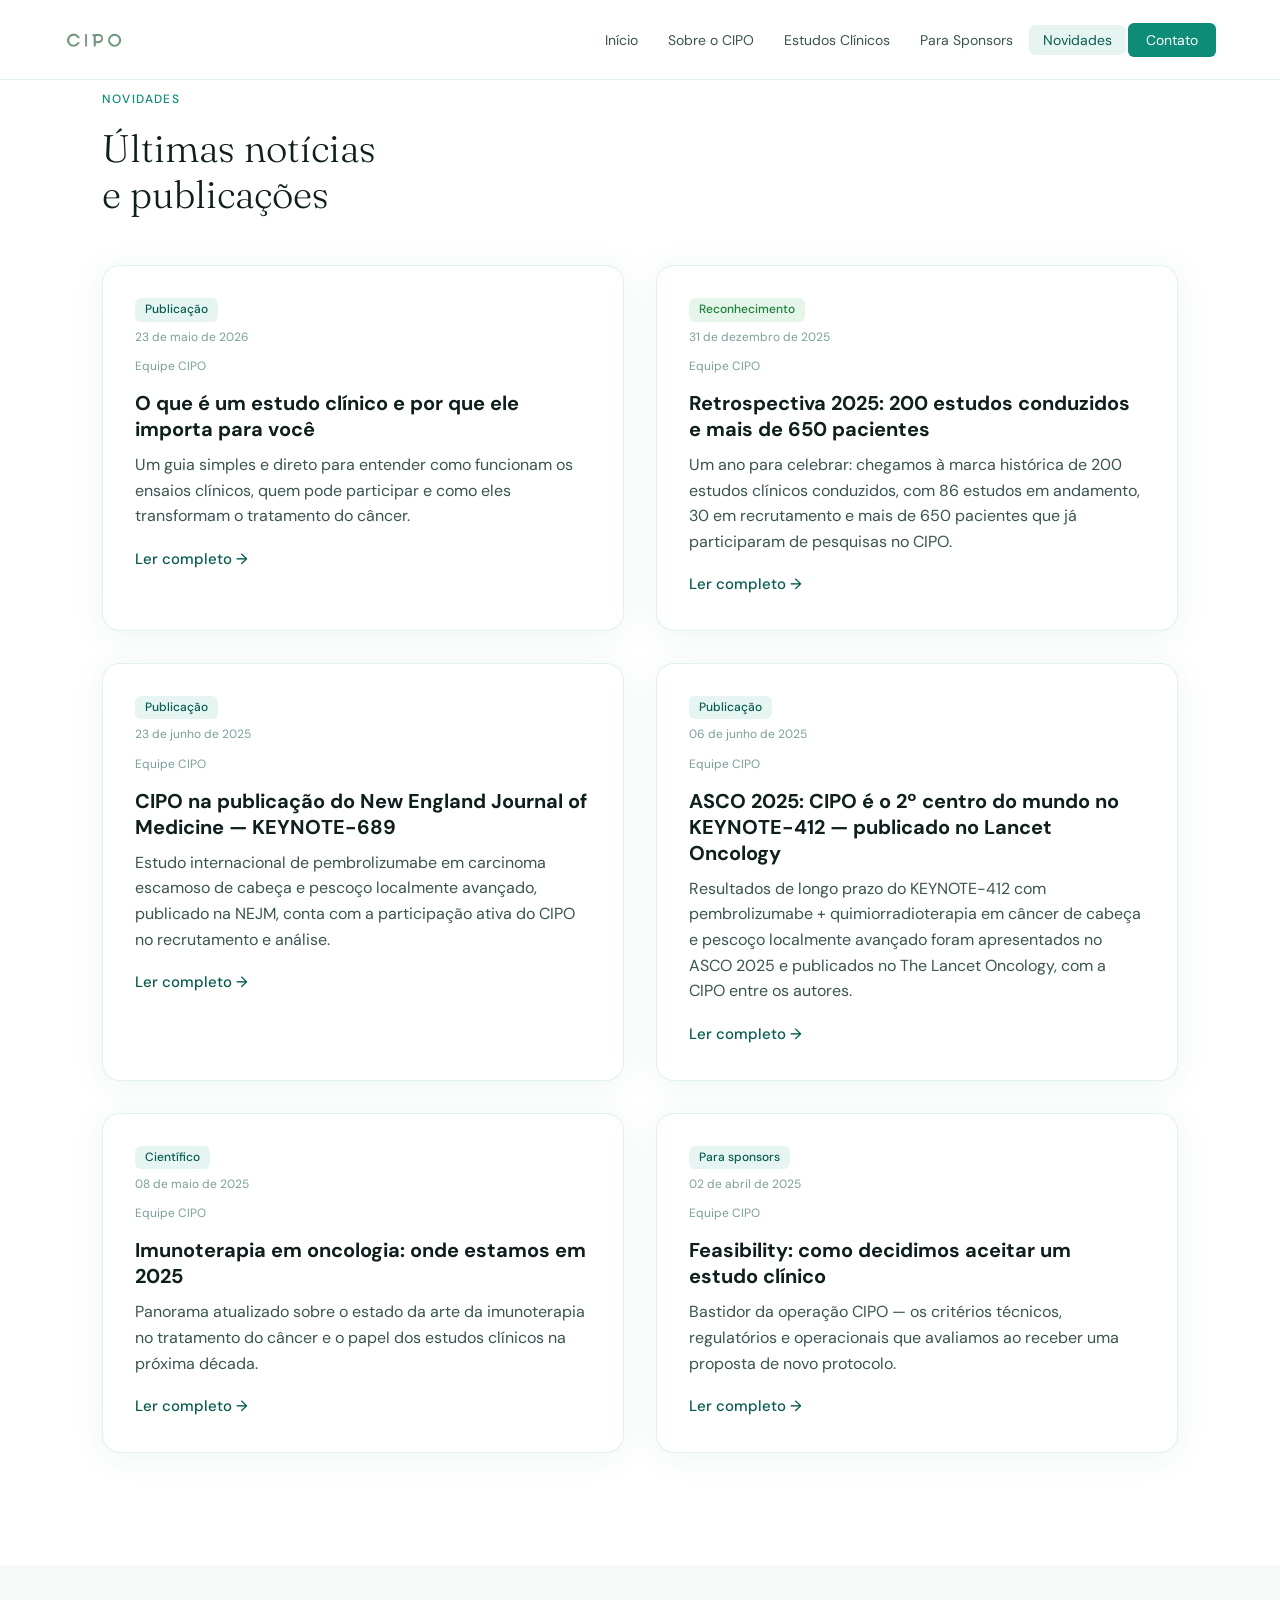
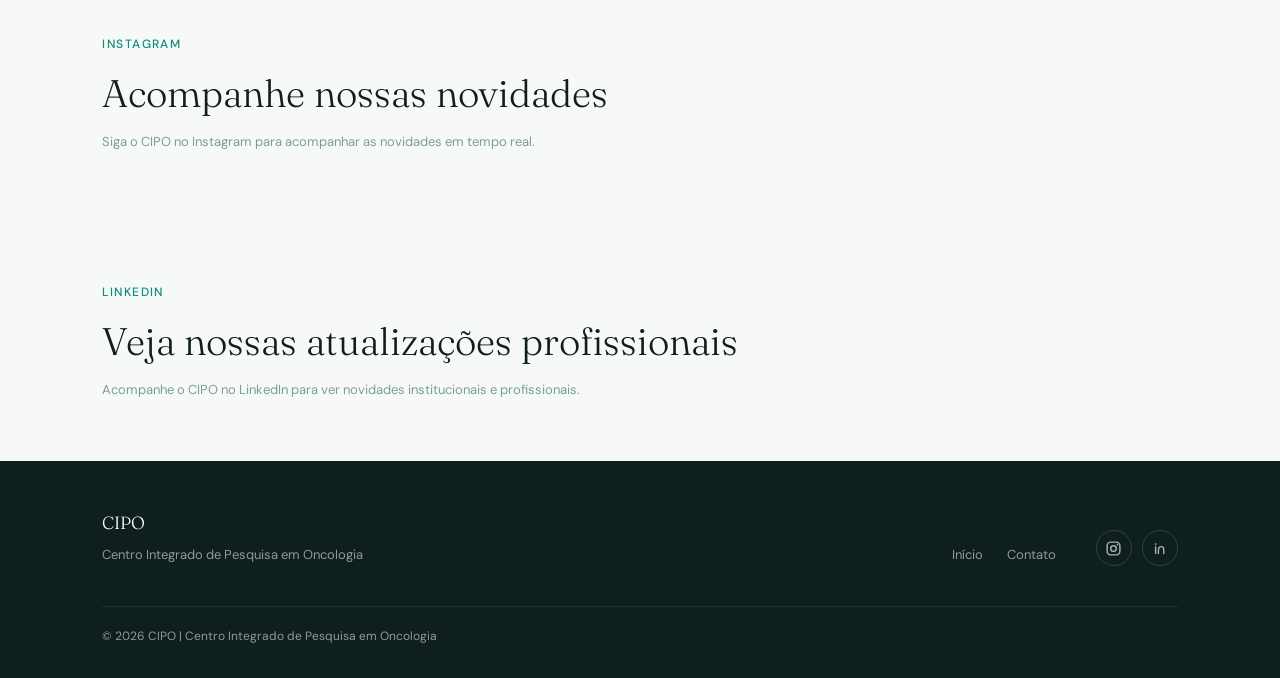
<file: pages/novidades.html>
<!DOCTYPE html>
<html lang="pt-BR">
<head>
  <meta charset="UTF-8">
  <meta name="viewport" content="width=device-width, initial-scale=1.0">
  <title>Novidades — CIPO</title>
  <link href="https://fonts.googleapis.com/css2?family=Fraunces:ital,opsz,wght@0,9..144,300;0,9..144,400;1,9..144,300&family=DM+Sans:wght@300;400;500&display=swap" rel="stylesheet">
  <link rel="stylesheet" href="../css/variables.css">
  <link rel="stylesheet" href="../css/global.css">
  <link rel="stylesheet" href="../css/news.css">
</head>
<body>

<nav id="navbar">
  <a href="../index.html" class="logo">
    <img src="../imagens/logodocipo.svg" alt="CIPO Logo" class="logo-img">
  </a>
  <button class="mobile-toggle" aria-label="Abrir menu">
    <span></span>
    <span></span>
    <span></span>
  </button>
  <ul class="nav-links">
    <li><a href="../index.html">Início</a></li>
    <li><a href="sobre.html">Sobre o CIPO</a></li>
    <li><a href="estudos.html">Estudos Clínicos</a></li>
    <li><a href="recrutador.html">Para Sponsors</a></li>
    <li><a href="novidades.html" class="active">Novidades</a></li>
    <li><a href="contato.html" class="nav-cta">Contato</a></li>
  </ul>
</nav>
<div class="nav-overlay"></div>

<section>

  <span class="section-tag">Novidades</span>
  <h1 class="section-title">Últimas notícias<br>e publicações</h1>


  <div class="news-cards-grid fade-in">
    <!-- CARD 1 -->
    <div class="news-float-card">
      <span class="news-badge">Publicação</span>
      <div class="news-meta">
        <span class="news-date">23 de maio de 2026</span> 
        <span class="news-author">Equipe CIPO</span>
      </div>
      <div class="news-float-title">O que é um estudo clínico e por que ele importa para você</div>
      <div class="news-float-excerpt">Um guia simples e direto para entender como funcionam os ensaios clínicos, quem pode participar e como eles transformam o tratamento do câncer.</div>
      <a href="#" class="news-float-link" onclick="toggleNews('news1'); return false;">Ler completo &rarr;</a>
      <div id="news1" class="news-float-full" style="display:none;">
        <strong>O que é um estudo clínico</strong><br>
        Um estudo clínico é uma pesquisa, conduzida com pessoas voluntárias, que avalia se um novo tratamento, exame ou estratégia médica é seguro e eficaz. Antes de chegar à farmácia ou ao consultório, todo medicamento moderno passou por anos — às vezes décadas — de estudos clínicos.<br><br>
        <strong>As fases de um estudo</strong><br>
        <ul>
          <li><b>Fase I:</b> Primeira aplicação em humanos. Avalia segurança e dose máxima tolerada em pequenos grupos.</li>
          <li><b>Fase II:</b> Avalia eficácia preliminar e segurança em grupos maiores, geralmente com a doença de interesse.</li>
          <li><b>Fase III:</b> Confirma eficácia e monitora efeitos adversos em grandes populações, comparando com o tratamento padrão.</li>
          <li><b>Fase IV:</b> Após aprovação, monitora o uso na vida real.</li>
        </ul>
        <strong>Por que participar</strong><br>
        Para pacientes com câncer, participar de um estudo pode significar acesso antecipado a terapias inovadoras que ainda não estão disponíveis no mercado, com acompanhamento clínico próximo e sem custos. Também é uma forma de contribuir para que outros pacientes, no futuro, tenham mais opções de tratamento.<br><br>
        <strong>É seguro?</strong><br>
        Sim — desde que conduzido em um centro qualificado, com aprovação de comitês de ética independentes (CEP/CONEP) e seguindo normas internacionais de Boas Práticas Clínicas (ICH-GCP). Você assina um termo de consentimento livre e esclarecido e pode interromper sua participação a qualquer momento.<br><br>
        <strong>Como saber se sou elegível</strong><br>
        Cada estudo tem critérios específicos. O caminho mais simples é conversar com seu médico assistente e entrar em contato com a equipe da CIPO — fazemos uma avaliação inicial gratuita e sem compromisso.
      </div>
    </div>

    <!-- CARD 2 -->
    <div class="news-float-card">
      <span class="news-badge news-badge-green">Reconhecimento</span>
      <div class="news-meta">
        <span class="news-date">31 de dezembro de 2025</span>
        <span class="news-author">Equipe CIPO</span>
      </div>
      <div class="news-float-title">Retrospectiva 2025: 200 estudos conduzidos e mais de 650 pacientes</div>
      <div class="news-float-excerpt">Um ano para celebrar: chegamos à marca histórica de 200 estudos clínicos conduzidos, com 86 estudos em andamento, 30 em recrutamento e mais de 650 pacientes que já participaram de pesquisas no CIPO.</div>
      <a href="#" class="news-float-link" onclick="toggleNews('news2'); return false;">Ler completo &rarr;</a>
      <div id="news2" class="news-float-full" style="display:none;">
        2025 foi um ano de marcos importantes para o CIPO. Encerramos o ano com números que nos enchem de orgulho e responsabilidade.<br><br>
        <strong>Os números do ano</strong><br>
        <ul>
          <li><b>200</b> estudos clínicos conduzidos ao longo da nossa história</li>
          <li><b>86</b> estudos em condução atualmente</li>
          <li><b>30</b> estudos em recrutamento ativo</li>
          <li><b>96</b> novos pacientes incluídos em estudos clínicos só em 2025</li>
          <li><b>+650</b> pacientes que já participaram de pesquisas no CIPO</li>
        </ul>
        <strong>Reconhecimentos do ano</strong><br>
        Em 2025 fomos reconhecidos em alguns dos cenários mais importantes da pesquisa clínica internacional:<br>
        <ul>
          <li><b>New England Journal of Medicine</b> — publicação do estudo KEYNOTE-689 com participação do CIPO</li>
          <li><b>ASCO 2025 + The Lancet Oncology</b> — KEYNOTE-412 (fomos o 2º centro do mundo a incluir pacientes!)</li>
          <li><b>Partners in Care</b> — reconhecimento pela parceria com a AstraZeneca</li>
          <li><b>Centro Global Program</b> — seleção pela IQVIA Partnership</li>
        </ul>
        <strong>O que vem por aí</strong><br>
        2026 começa com a confiança de que pesquisa clínica de excelência se constrói com método, propósito e parceria — e gratidão profunda a nossa equipe, aos pacientes voluntários, aos patrocinadores e a toda a rede do GHC.
      </div>
    </div>

    <!-- CARD 3 -->
    <div class="news-float-card">
      <span class="news-badge">Publicação</span>
      <div class="news-meta">
        <span class="news-date">23 de junho de 2025</span>
        <span class="news-author">Equipe CIPO</span>
      </div>
      <div class="news-float-title">CIPO na publicação do New England Journal of Medicine — KEYNOTE-689</div>
      <div class="news-float-excerpt">Estudo internacional de pembrolizumabe em carcinoma escamoso de cabeça e pescoço localmente avançado, publicado na NEJM, conta com a participação ativa do CIPO no recrutamento e análise.</div>
      <a href="#" class="news-float-link" onclick="toggleNews('news3'); return false;">Ler completo &rarr;</a>
      <div id="news3" class="news-float-full" style="display:none;">
        O CIPO está presente no número atual do <b>The New England Journal of Medicine</b> com o artigo original do estudo KEYNOTE-689 (MK689).<br><br>
        <strong>Sobre o estudo</strong><br>
        A adição de pembrolizumabe ao tratamento padrão (cirurgia + rádio/quimioterapia) no carcinoma escamoso de cabeça e pescoço localmente avançado mostrou ganhos clínicos relevantes:<br>
        <ul>
          <li><b>Mediana de DMFS</b> (disease-free metastasis-free survival): 51,8 meses com pembrolizumabe vs 35,7 meses no padrão (HR 0,71)</li>
          <li><b>Menor incidência de novos tumores:</b> 2,5% vs 5,1%</li>
          <li><b>Controle locorregional semelhante</b> entre os grupos</li>
          <li><b>Perfil de segurança aceitável</b></li>
        </ul>
        Esses dados reforçam o papel da imunoterapia no cenário perioperatório de tumores ressecáveis.<br><br>
        <strong>Participação do CIPO</strong><br>
        O CIPO participou da pesquisa com alto recrutamento de pacientes brasileiros e tem orgulho de oferecer acesso a esses avanços terapêuticos aos pacientes da nossa região, em parceria com o Hospital Nossa Senhora da Conceição (GHC).
      </div>
    </div>

    <!-- CARD 4 -->
    <div class="news-float-card">
      <span class="news-badge">Publicação</span>
      <div class="news-meta">
        <span class="news-date">06 de junho de 2025</span>
        <span class="news-author">Equipe CIPO</span>
      </div>
      <div class="news-float-title">ASCO 2025: CIPO é o 2º centro do mundo no KEYNOTE-412 — publicado no Lancet Oncology</div>
      <div class="news-float-excerpt">Resultados de longo prazo do KEYNOTE-412 com pembrolizumabe + quimiorradioterapia em câncer de cabeça e pescoço localmente avançado foram apresentados no ASCO 2025 e publicados no The Lancet Oncology, com a CIPO entre os autores.</div>
      <a href="#" class="news-float-link" onclick="toggleNews('news4'); return false;">Ler completo &rarr;</a>
      <div id="news4" class="news-float-full" style="display:none;">
        Foram apresentados no <b>ASCO 2025 Annual Meeting</b> os resultados de longo prazo do estudo KEYNOTE-412, e o CIPO participou da publicação correspondente no <b>The Lancet Oncology</b>.<br><br>
        <strong>Sobre o estudo</strong><br>
        O KEYNOTE-412 avalia pembrolizumabe em combinação com quimiorradioterapia concomitante (CRT) versus placebo + CRT em pacientes com carcinoma escamoso de cabeça e pescoço localmente avançado, não-ressecado (LA HNSCC).<br>
        Com mais de 2 anos de acompanhamento adicional, os resultados mostraram:<br>
        <ul>
          <li><b>Benefício clinicamente relevante em EFS</b> (sobrevida livre de eventos) com pembrolizumabe + CRT</li>
          <li><b>Sem novos sinais de segurança</b> em pacientes com HNSCC localmente avançado</li>
          <li>Resultados reforçam o papel da imunoterapia adicionada à quimiorradioterapia neste cenário</li>
        </ul>
        <strong>A posição do CIPO no estudo</strong><br>
        O CIPO participou da publicação no The Lancet Oncology devido ao significativo recrutamento de pacientes, sendo o <b>segundo centro do mundo</b> a incluir pacientes neste estudo internacional.<br>
        <i>Estar entre essas instituições, e como segundo maior recrutador mundial, é resultado do trabalho contínuo da equipe e da estrutura única que temos no GHC.</i>
      </div>
    </div>

    <!-- CARD 5 -->
    <div class="news-float-card">
      <span class="news-badge">Científico</span>
      <div class="news-meta">
        <span class="news-date">08 de maio de 2025</span>
        <span class="news-author">Equipe CIPO</span>
      </div>
      <div class="news-float-title">Imunoterapia em oncologia: onde estamos em 2025</div>
      <div class="news-float-excerpt">Panorama atualizado sobre o estado da arte da imunoterapia no tratamento do câncer e o papel dos estudos clínicos na próxima década.</div>
      <a href="#" class="news-float-link" onclick="toggleNews('news5'); return false;">Ler completo &rarr;</a>
      <div id="news5" class="news-float-full" style="display:none;">
        A imunoterapia revolucionou a oncologia nos últimos dez anos. O que começou com inibidores de checkpoint em melanoma e pulmão, hoje se expandiu para dezenas de indicações. Mas onde realmente estamos em 2025 — e o que vem pela frente?<br><br>
        <strong>O cenário atual</strong><br>
        Hoje temos aprovações regulatórias de imunoterapia para mais de 20 tipos diferentes de câncer. Os inibidores de PD-1/PD-L1 e CTLA-4 são os mais consolidados, mas a frente de pesquisa avança em várias direções simultaneamente.<br><br>
        <strong>As fronteiras da pesquisa</strong><br>
        <ul>
          <li><b>Bispecíficos e trispecíficos:</b> anticorpos que engajam múltiplos alvos imunológicos ao mesmo tempo.</li>
          <li><b>Terapias celulares (CAR-T, TIL):</b> expansão para tumores sólidos, ainda com desafios significativos.</li>
          <li><b>Combinações racionais:</b> imunoterapia + terapia-alvo + quimioterapia em esquemas otimizados.</li>
          <li><b>Vacinas neoantigênicas personalizadas:</b> baseadas no perfil molecular específico do tumor de cada paciente.</li>
        </ul>
        <strong>O que isso significa para os estudos clínicos</strong><br>
        A complexidade crescente dos protocolos exige centros maduros, com integração assistencial completa, equipe especializada em manejo de eventos adversos imuno-relacionados e infraestrutura para coleta de amostras translacionais. É exatamente esse o perfil que o CIPO construiu ao longo de mais de uma década.<br><br>
        <strong>E para os pacientes?</strong><br>
        A boa notícia é que cada nova classe terapêutica que entra em estudo clínico significa, na prática, mais uma chance — ainda que ainda não aprovada — para pacientes que esgotaram as opções convencionais. Por isso a pesquisa clínica é, antes de tudo, uma porta a mais.
      </div>
    </div>

    <!-- CARD 6 -->
    <div class="news-float-card">
      <span class="news-badge">Para sponsors</span>
      <div class="news-meta">
        <span class="news-date">02 de abril de 2025</span>
        <span class="news-author">Equipe CIPO</span>
      </div>
      <div class="news-float-title">Feasibility: como decidimos aceitar um estudo clínico</div>
      <div class="news-float-excerpt">Bastidor da operação CIPO — os critérios técnicos, regulatórios e operacionais que avaliamos ao receber uma proposta de novo protocolo.</div>
      <a href="#" class="news-float-link" onclick="toggleNews('news6'); return false;">Ler completo &rarr;</a>
      <div id="news6" class="news-float-full" style="display:none;">
        Sponsors e CROs costumam nos perguntar como decidimos aceitar um novo estudo. A resposta envolve um processo estruturado de feasibility que combina análise clínica, operacional e regulatória.<br><br>
        <strong>Etapa 1 — Análise de adequação clínica</strong><br>
        A primeira pergunta é simples: o protocolo se encaixa no nosso perfil de pacientes? Avaliamos:
        <ul>
          <li>População-alvo vs. perfil atendido pelo HNSC e pela rede GHC</li>
          <li>Critérios de elegibilidade e exclusão</li>
          <li>Volume potencial de recrutamento no nosso pool ativo</li>
        </ul>
        <strong>Etapa 2 — Capacidade operacional</strong><br>
        Em seguida, validamos se temos:
        <ul>
          <li>Equipe disponível para o tempo estimado de execução</li>
          <li>Infraestrutura compatível (frequência de visitas, exames especiais, IP storage)</li>
          <li>Não-sobreposição crítica com estudos já em andamento</li>
        </ul>
        <strong>Etapa 3 — Regulatório e contratual</strong><br>
        Por fim, revisamos:
        <ul>
          <li>Pendências regulatórias do sponsor/CRO no Brasil</li>
          <li>Cláusulas contratuais (orçamento, indenidade, propriedade intelectual)</li>
          <li>Timeline regulatória prevista (CEP, CONEP, ANVISA)</li>
        </ul>
        <strong>Etapa 4 — Decisão</strong><br>
        Se todas as etapas passam, emitimos site feasibility com taxa de recrutamento estimada e cronograma operacional. Tudo isso em até 5 dias úteis após o recebimento do protocolo completo.<br><br>
        Por trás dessa estrutura está nossa filosofia: só aceitamos o que conseguimos entregar com excelência. É isso que sustenta nosso histórico de mais de 130 estudos conduzidos e nossa posição entre os centros mais procurados do país.
      </div>
    </div>
  </div>

  <!-- Removido bloco antigo de news-grid -->

</section>

<!-- ══ INSTAGRAM ══ -->
<div class="instagram-section fade-in">
  <span class="section-tag">Instagram</span>
  <h2 class="section-title" style="margin-bottom: 0;">Acompanhe nossas novidades</h2>

  <!-- Elfsight Instagram Feed | Untitled Instagram Feed -->
  <script src="https://elfsightcdn.com/platform.js" async></script>
  <div class="elfsight-app-5bf9b64a-d2b5-4e38-93bd-c2117b065bc3" data-elfsight-app-lazy></div>

  <p style="font-size: 13px; color: var(--ink-soft); margin-top: 16px;">
    Siga o CIPO no Instagram para acompanhar as novidades em tempo real.
  </p>
</div>

<!-- ══ LINKEDIN ══ -->
<div class="instagram-section fade-in">
  <span class="section-tag">LinkedIn</span>
  <h2 class="section-title" style="margin-bottom: 0;">Veja nossas atualizações profissionais</h2>

  <!-- Elfsight LinkedIn Feed | Untitled LinkedIn Feed -->
  <script src="https://elfsightcdn.com/platform.js" async></script>
  <div class="elfsight-app-e8918d32-731f-4b2b-a961-5df978a7f02d" data-elfsight-app-lazy></div>

  <p style="font-size: 13px; color: var(--ink-soft); margin-top: 16px;">
    Acompanhe o CIPO no LinkedIn para ver novidades institucionais e profissionais.
  </p>
</div>

<footer>
  <div>
    <div class="footer-logo">CIPO</div>
    <p class="footer-tagline">Centro Integrado de Pesquisa em Oncologia</p>
  </div>
  <div class="footer-links">
    <a href="../index.html">Início</a>
    <a href="contato.html">Contato</a>
  </div>
  <div class="footer-social" aria-label="Redes sociais">
    <a href="https://www.instagram.com/cipors/" target="_blank" rel="noopener" aria-label="Instagram do CIPO">
      <svg viewBox="0 0 24 24" aria-hidden="true"><rect x="3" y="3" width="18" height="18" rx="5" fill="none" stroke="currentColor" stroke-width="2"/><circle cx="12" cy="12" r="4" fill="none" stroke="currentColor" stroke-width="2"/><circle cx="17.5" cy="6.5" r="1.2" fill="currentColor"/></svg>
    </a>
    <a href="https://www.linkedin.com/company/centro-integrado-de-pesquisa-em-oncologia-cipo" target="_blank" rel="noopener" aria-label="LinkedIn do CIPO">
      <svg viewBox="0 0 24 24" aria-hidden="true"><path d="M6.5 9.5V19" fill="none" stroke="currentColor" stroke-width="2" stroke-linecap="round"/><path d="M10.5 19v-5.2c0-2.7 1.6-4.4 3.9-4.4 2.2 0 3.6 1.5 3.6 4.2V19" fill="none" stroke="currentColor" stroke-width="2" stroke-linecap="round"/><circle cx="6.5" cy="5.8" r="1.3" fill="currentColor"/></svg>
    </a>
  </div>
  <div class="footer-copy">© 2026 CIPO | Centro Integrado de Pesquisa em Oncologia</div>
</footer>

<script src="../js/main.js"></script>
</body>
</html>
</file>
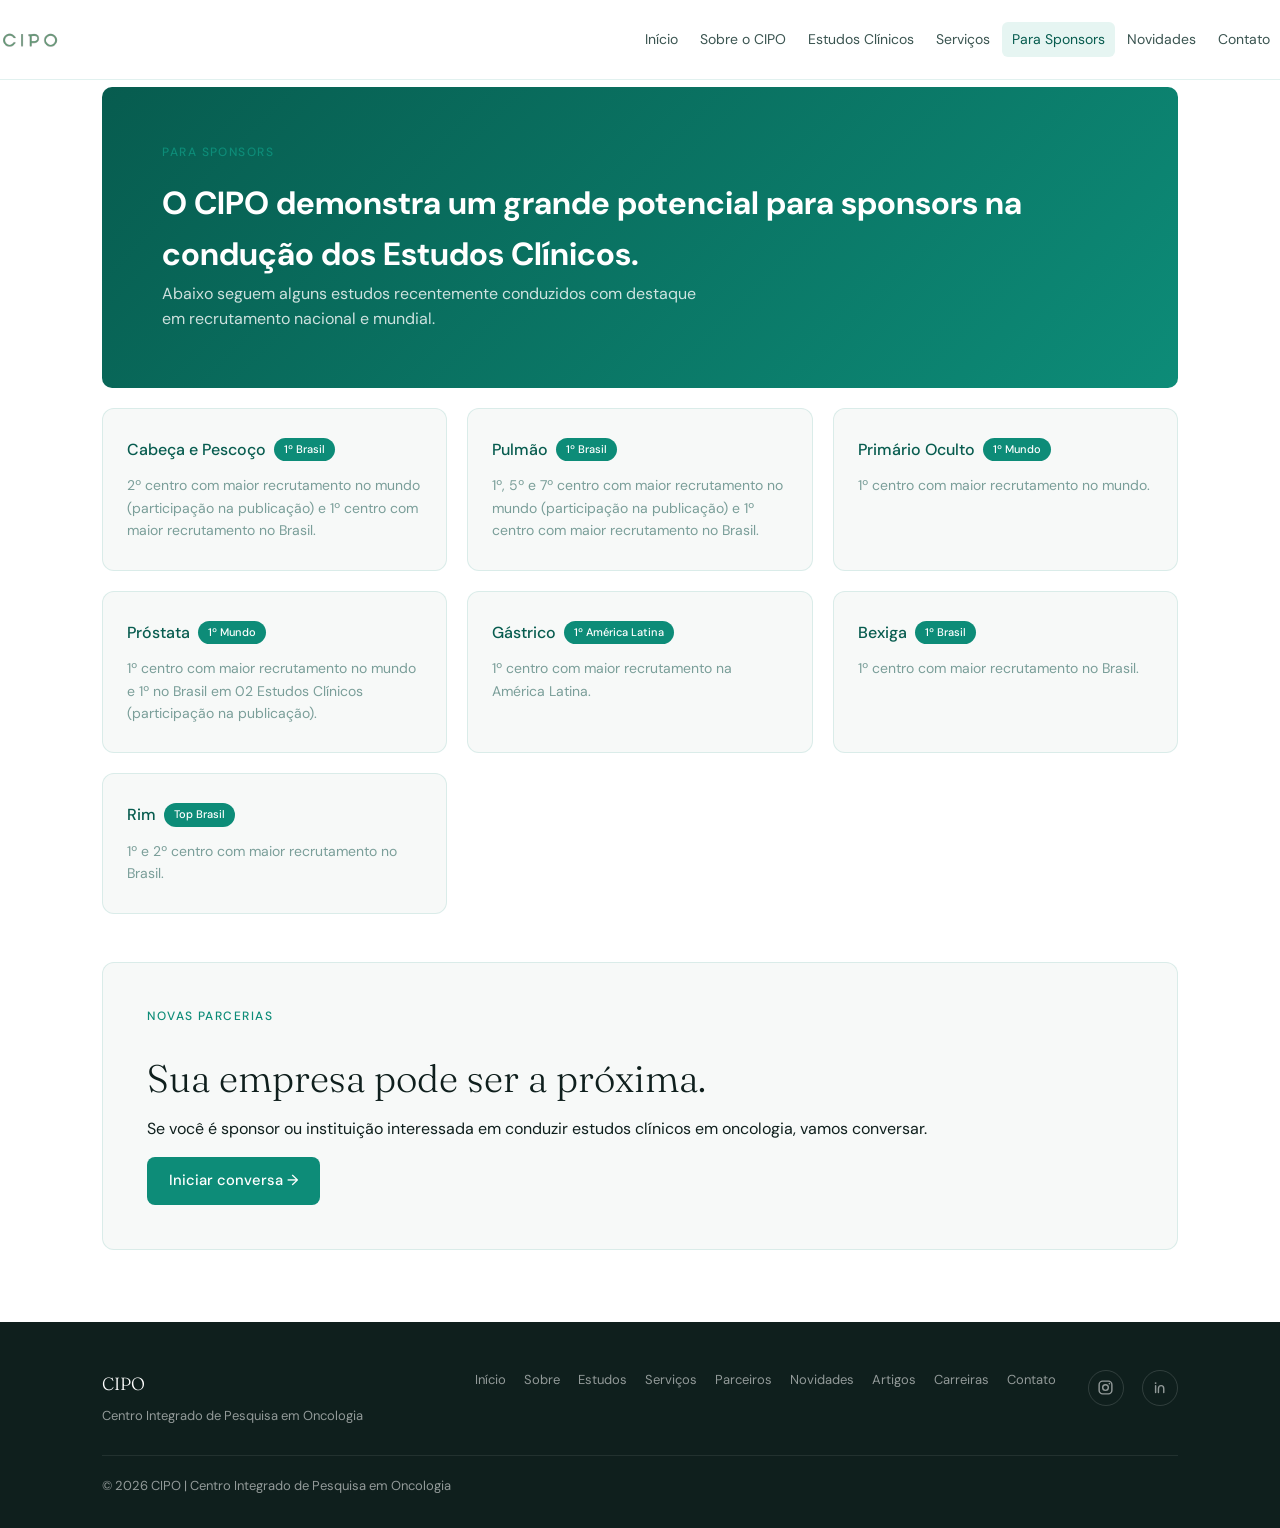
<file: pages/Para Sponsors.html>
<!DOCTYPE html>
<html lang="pt-BR">
<head>
  <meta charset="UTF-8" />
  <meta name="viewport" content="width=device-width, initial-scale=1.0" />
  <title>Parceiros — CIPO</title>

  <!-- SEO / Open Graph -->
  <meta name="author" content="CIPO Oncologia" />
  <meta name="description" content="Patrocinadores, CROs e instituições hospitalares parceiras do CIPO em pesquisa clínica oncológica." />
  <meta name="keywords" content="pesquisa clínica,oncologia,estudos clínicos,câncer,CIPO,Hospital Conceição,Porto Alegre" />
  <meta property="og:title" content="Parceiros · CIPO" />
  <meta property="og:description" content="Pesquisa clínica em oncologia desde 2012. Mais de 200 estudos conduzidos no Hospital Nossa Senhora da Conceição (GHC)." />
  <meta property="og:type" content="website" />
  <meta property="og:locale" content="pt_BR" />
  <meta name="twitter:card" content="summary" />
  <meta name="twitter:title" content="Parceiros · CIPO" />
  <meta name="twitter:description" content="Pesquisa clínica em oncologia desde 2012. Mais de 200 estudos conduzidos no Hospital Nossa Senhora da Conceição (GHC)." />

  <link href="https://fonts.googleapis.com/css2?family=Fraunces:ital,opsz,wght@0,9..144,300;0,9..144,400;1,9..144,300&family=DM+Sans:wght@300;400;500&display=swap" rel="stylesheet">
  <link rel="stylesheet" href="../css/variables.css">
  <link rel="stylesheet" href="../css/global.css">
  <link rel="stylesheet" href="../css/extra-pages.css">
  <link rel="stylesheet" href="../css/recruiter.css">
</head>
<body>

  <!-- ── NAVBAR (mesmo padrão do site) ── -->
  <header class="navbar">
    <div class="container navbar-inner">
      <a href="../index.html" class="navbar-logo">
        <img src="../imagens/logodocipo.svg" alt="CIPO Logo" />
      </a>
      <nav class="navbar-links">
        <a href="../index.html">Início</a>
        <a href="sobre.html">Sobre o CIPO</a>
        <a href="estudos.html">Estudos Clínicos</a>
        <a href="servicos.html">Serviços</a>
        <a href="Para Sponsors.html" class="active">Para Sponsors</a>
        <a href="novidades.html">Novidades</a>
        <a href="contato.html">Contato</a>
      </nav>
      <button class="navbar-toggle" aria-label="Menu"><span></span></button>
    </div>
  </header>

  <!-- ── HERO ── -->
  <main>
    <div class="container">
      <div class="recruta-hero fade-in">
        <p class="page-label">Para Sponsors</p>
        <h1>O CIPO demonstra um grande potencial para sponsors na condução dos Estudos Clínicos.</h1>
        <p>Abaixo seguem alguns estudos recentemente conduzidos com destaque em recrutamento nacional e mundial.</p>
      </div>

      <div class="recruta-grid fade-in">

        <div class="recruta-card">
          <div class="recruta-cancer">
            Cabeça e Pescoço
            <span class="recruta-rank">1º Brasil</span>
          </div>
          <div class="recruta-detail">
            2º centro com maior recrutamento no mundo (participação na publicação)
            e 1º centro com maior recrutamento no Brasil.
          </div>
        </div>

        <div class="recruta-card">
          <div class="recruta-cancer">
            Pulmão
            <span class="recruta-rank">1º Brasil</span>
          </div>
          <div class="recruta-detail">
            1º, 5º e 7º centro com maior recrutamento no mundo (participação na publicação)
            e 1º centro com maior recrutamento no Brasil.
          </div>
        </div>

        <div class="recruta-card">
          <div class="recruta-cancer">
            Primário Oculto
            <span class="recruta-rank">1º Mundo</span>
          </div>
          <div class="recruta-detail">
            1º centro com maior recrutamento no mundo.
          </div>
        </div>

        <div class="recruta-card">
          <div class="recruta-cancer">
            Próstata
            <span class="recruta-rank">1º Mundo</span>
          </div>
          <div class="recruta-detail">
            1º centro com maior recrutamento no mundo e 1º no Brasil em 02 Estudos Clínicos
            (participação na publicação).
          </div>
        </div>

        <div class="recruta-card">
          <div class="recruta-cancer">
            Gástrico
            <span class="recruta-rank">1º América Latina</span>
          </div>
          <div class="recruta-detail">
            1º centro com maior recrutamento na América Latina.
          </div>
        </div>

        <div class="recruta-card">
          <div class="recruta-cancer">
            Bexiga
            <span class="recruta-rank">1º Brasil</span>
          </div>
          <div class="recruta-detail">
            1º centro com maior recrutamento no Brasil.
          </div>
        </div>

        <div class="recruta-card">
          <div class="recruta-cancer">
            Rim
            <span class="recruta-rank">Top Brasil</span>
          </div>
          <div class="recruta-detail">
            1º e 2º centro com maior recrutamento no Brasil.
          </div>
        </div>

      </div>

      <!-- ── CTA ── -->
      <div class="partners-cta">
        <span class="cta-label">Novas parcerias</span>
        <h2>Sua empresa pode ser a próxima.</h2>
        <p>Se você é sponsor ou instituição interessada em conduzir estudos clínicos em oncologia, vamos conversar.</p>
        <a href="contato.html" class="btn-primary">Iniciar conversa →</a>
      </div>

    </div>
  </main>

  <!-- ── FOOTER (mesmo padrão do site) ── -->
  <footer class="footer">
    <div class="container footer-inner">
      <div class="footer-brand">
        <strong>CIPO</strong>
        <p>Centro Integrado de Pesquisa em Oncologia</p>
      </div>
      <div class="footer-links">
        <a href="../index.html">Início</a>
        <a href="sobre.html">Sobre</a>
        <a href="estudos.html">Estudos</a>
        <a href="servicos.html">Serviços</a>
        <a href="parceiros.html">Parceiros</a>
        <a href="novidades.html">Novidades</a>
        <a href="artigos.html">Artigos</a>
        <a href="carreiras.html">Carreiras</a>
        <a href="contato.html">Contato</a>
      </div>
      <div class="footer-social" aria-label="Redes sociais">
        <a href="https://www.instagram.com/cipors/" target="_blank" rel="noopener" aria-label="Instagram do CIPO">
          <svg viewBox="0 0 24 24" aria-hidden="true"><rect x="3" y="3" width="18" height="18" rx="5" fill="none" stroke="currentColor" stroke-width="2"/><circle cx="12" cy="12" r="4" fill="none" stroke="currentColor" stroke-width="2"/><circle cx="17.5" cy="6.5" r="1.2" fill="currentColor"/></svg>
        </a>
        <a href="https://www.linkedin.com/company/centro-integrado-de-pesquisa-em-oncologia-cipo" target="_blank" rel="noopener" aria-label="LinkedIn do CIPO">
          <svg viewBox="0 0 24 24" aria-hidden="true"><path d="M6.5 9.5V19" fill="none" stroke="currentColor" stroke-width="2" stroke-linecap="round"/><path d="M10.5 19v-5.2c0-2.7 1.6-4.4 3.9-4.4 2.2 0 3.6 1.5 3.6 4.2V19" fill="none" stroke="currentColor" stroke-width="2" stroke-linecap="round"/><circle cx="6.5" cy="5.8" r="1.3" fill="currentColor"/></svg>
        </a>
      </div>
    </div>
    <div class="container footer-bottom">
      <p>© 2026 CIPO | Centro Integrado de Pesquisa em Oncologia</p>
    </div>
</footer>

<script src="../js/main.js"></script>
</body>
</html>
</file>
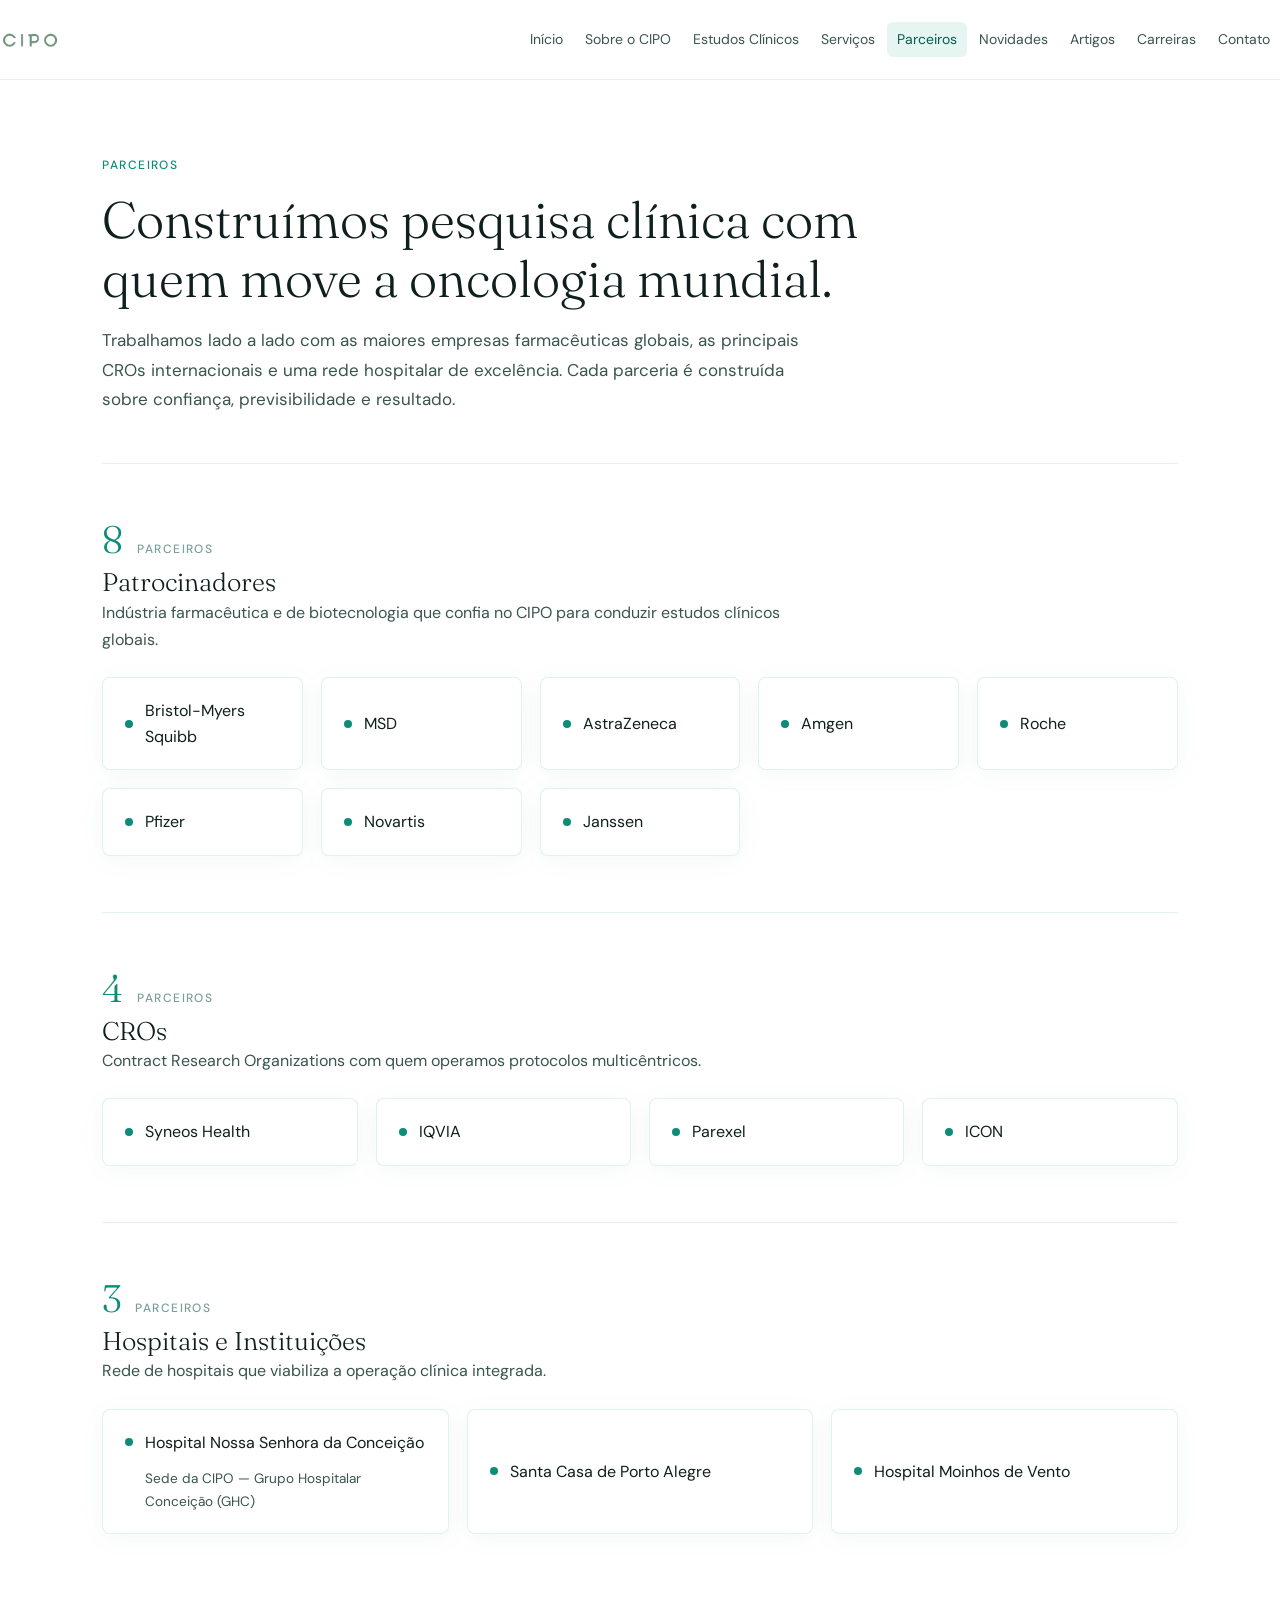
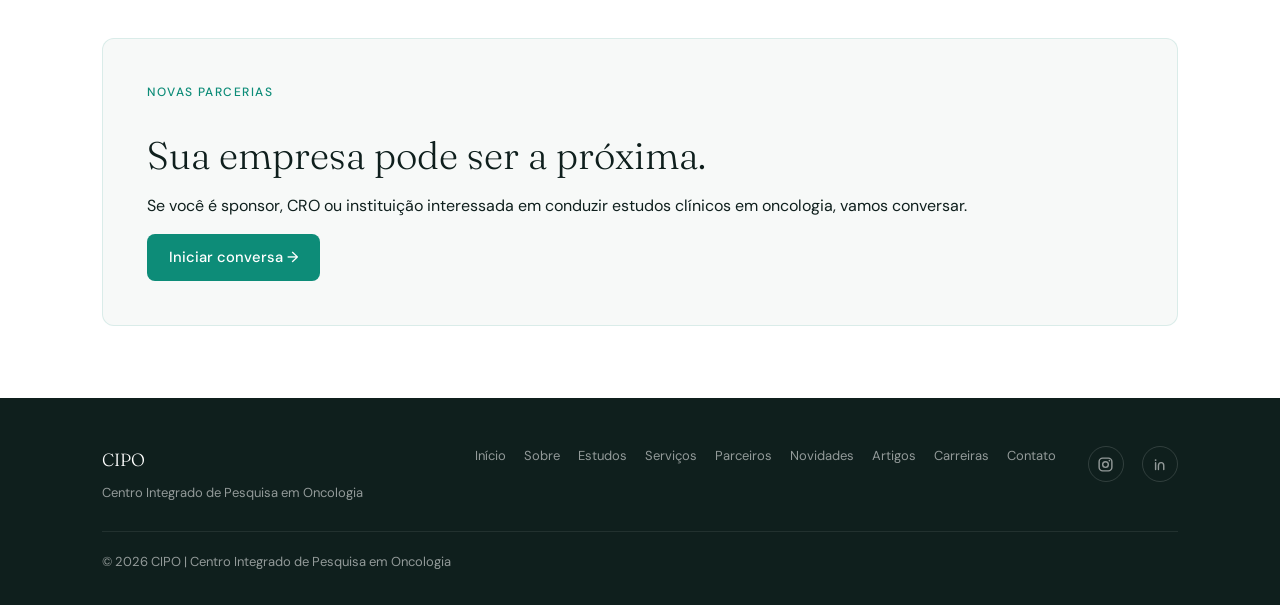
<file: pages/parceiros.html>
<!DOCTYPE html>
<html lang="pt-BR">
<head>
  <meta charset="UTF-8" />
  <meta name="viewport" content="width=device-width, initial-scale=1.0" />
  <title>Parceiros — CIPO</title>

  <!-- SEO / Open Graph -->
  <meta name="author" content="CIPO Oncologia" />
  <meta name="description" content="Patrocinadores, CROs e instituições hospitalares parceiras do CIPO em pesquisa clínica oncológica." />
  <meta name="keywords" content="pesquisa clínica,oncologia,estudos clínicos,câncer,CIPO,Hospital Conceição,Porto Alegre" />
  <meta property="og:title" content="Parceiros · CIPO" />
  <meta property="og:description" content="Pesquisa clínica em oncologia desde 2012. Mais de 200 estudos conduzidos no Hospital Nossa Senhora da Conceição (GHC)." />
  <meta property="og:type" content="website" />
  <meta property="og:locale" content="pt_BR" />
  <meta name="twitter:card" content="summary" />
  <meta name="twitter:title" content="Parceiros · CIPO" />
  <meta name="twitter:description" content="Pesquisa clínica em oncologia desde 2012. Mais de 200 estudos conduzidos no Hospital Nossa Senhora da Conceição (GHC)." />

  <link href="https://fonts.googleapis.com/css2?family=Fraunces:ital,opsz,wght@0,9..144,300;0,9..144,400;1,9..144,300&family=DM+Sans:wght@300;400;500&display=swap" rel="stylesheet">
  <link rel="stylesheet" href="../css/variables.css">
  <link rel="stylesheet" href="../css/global.css">
  <link rel="stylesheet" href="../css/extra-pages.css">
</head>
<body>

  <!-- ── NAVBAR (mesmo padrão do site) ── -->
  <header class="navbar">
    <div class="container navbar-inner">
      <a href="../index.html" class="navbar-logo">
        <img src="../imagens/logodocipo.svg" alt="CIPO Logo" />
      </a>
      <nav class="navbar-links">
        <a href="../index.html">Início</a>
        <a href="sobre.html">Sobre o CIPO</a>
        <a href="estudos.html">Estudos Clínicos</a>
        <a href="servicos.html">Serviços</a>
        <a href="parceiros.html" class="active">Parceiros</a>
        <a href="novidades.html">Novidades</a>
        <a href="artigos.html">Artigos</a>
        <a href="carreiras.html">Carreiras</a>
        <a href="contato.html">Contato</a>
      </nav>
      <button class="navbar-toggle" aria-label="Menu"><span></span></button>
    </div>
  </header>

  <!-- ── HERO ── -->
  <main>
    <div class="container">
      <section class="parceiros-hero">
        <p class="page-label">Parceiros</p>
        <h1>Construímos pesquisa clínica com quem move a oncologia mundial.</h1>
        <p>Trabalhamos lado a lado com as maiores empresas farmacêuticas globais, as principais CROs internacionais e uma rede hospitalar de excelência. Cada parceria é construída sobre confiança, previsibilidade e resultado.</p>
      </section>

      <!-- ── PATROCINADORES ── -->
      <section class="partners-section">
        <div class="section-meta">
          <span class="section-count">8</span>
          <span class="section-label">parceiros</span>
        </div>
        <h2>Patrocinadores</h2>
        <p>Indústria farmacêutica e de biotecnologia que confia no CIPO para conduzir estudos clínicos globais.</p>

        <div class="partners-grid">
          <div class="partner-card">
            <span class="partner-dot"></span>
            <span>Bristol-Myers Squibb</span>
          </div>
          <div class="partner-card">
            <span class="partner-dot"></span>
            <span>MSD</span>
          </div>
          <div class="partner-card">
            <span class="partner-dot"></span>
            <span>AstraZeneca</span>
          </div>
          <div class="partner-card">
            <span class="partner-dot"></span>
            <span>Amgen</span>
          </div>
          <div class="partner-card">
            <span class="partner-dot"></span>
            <span>Roche</span>
          </div>
          <div class="partner-card">
            <span class="partner-dot"></span>
            <span>Pfizer</span>
          </div>
          <div class="partner-card">
            <span class="partner-dot"></span>
            <span>Novartis</span>
          </div>
          <div class="partner-card">
            <span class="partner-dot"></span>
            <span>Janssen</span>
          </div>
        </div>
      </section>

      <!-- ── CROs ── -->
      <section class="partners-section">
        <div class="section-meta">
          <span class="section-count">4</span>
          <span class="section-label">parceiros</span>
        </div>
        <h2>CROs</h2>
        <p>Contract Research Organizations com quem operamos protocolos multicêntricos.</p>

        <div class="partners-grid">
          <div class="partner-card">
            <span class="partner-dot"></span>
            <span>Syneos Health</span>
          </div>
          <div class="partner-card">
            <span class="partner-dot"></span>
            <span>IQVIA</span>
          </div>
          <div class="partner-card">
            <span class="partner-dot"></span>
            <span>Parexel</span>
          </div>
          <div class="partner-card">
            <span class="partner-dot"></span>
            <span>ICON</span>
          </div>
        </div>
      </section>

      <!-- ── HOSPITAIS ── -->
      <section class="partners-section">
        <div class="section-meta">
          <span class="section-count">3</span>
          <span class="section-label">parceiros</span>
        </div>
        <h2>Hospitais e Instituições</h2>
        <p>Rede de hospitais que viabiliza a operação clínica integrada.</p>

        <div class="partners-grid">
          <div class="partner-card has-desc">
            <div class="partner-header">
              <span class="partner-dot"></span>
              <span>Hospital Nossa Senhora da Conceição</span>
            </div>
            <p class="partner-desc">Sede da CIPO — Grupo Hospitalar Conceição (GHC)</p>
          </div>
          <div class="partner-card">
            <span class="partner-dot"></span>
            <span>Santa Casa de Porto Alegre</span>
          </div>
          <div class="partner-card">
            <span class="partner-dot"></span>
            <span>Hospital Moinhos de Vento</span>
          </div>
        </div>
      </section>

      <!-- ── CTA ── -->
      <div class="partners-cta">
        <span class="cta-label">Novas parcerias</span>
        <h2>Sua empresa pode ser a próxima.</h2>
        <p>Se você é sponsor, CRO ou instituição interessada em conduzir estudos clínicos em oncologia, vamos conversar.</p>
        <a href="contato.html" class="btn-primary">Iniciar conversa →</a>
      </div>

    </div>
  </main>

  <!-- ── FOOTER (mesmo padrão do site) ── -->
  <footer class="footer">
    <div class="container footer-inner">
      <div class="footer-brand">
        <strong>CIPO</strong>
        <p>Centro Integrado de Pesquisa em Oncologia</p>
      </div>
      <div class="footer-links">
        <a href="../index.html">Início</a>
        <a href="sobre.html">Sobre</a>
        <a href="estudos.html">Estudos</a>
        <a href="servicos.html">Serviços</a>
        <a href="parceiros.html">Parceiros</a>
        <a href="novidades.html">Novidades</a>
        <a href="artigos.html">Artigos</a>
        <a href="carreiras.html">Carreiras</a>
        <a href="contato.html">Contato</a>
      </div>
      <div class="footer-social" aria-label="Redes sociais">
        <a href="https://www.instagram.com/cipors/" target="_blank" rel="noopener" aria-label="Instagram do CIPO">
          <svg viewBox="0 0 24 24" aria-hidden="true"><rect x="3" y="3" width="18" height="18" rx="5" fill="none" stroke="currentColor" stroke-width="2"/><circle cx="12" cy="12" r="4" fill="none" stroke="currentColor" stroke-width="2"/><circle cx="17.5" cy="6.5" r="1.2" fill="currentColor"/></svg>
        </a>
        <a href="https://www.linkedin.com/company/centro-integrado-de-pesquisa-em-oncologia-cipo" target="_blank" rel="noopener" aria-label="LinkedIn do CIPO">
          <svg viewBox="0 0 24 24" aria-hidden="true"><path d="M6.5 9.5V19" fill="none" stroke="currentColor" stroke-width="2" stroke-linecap="round"/><path d="M10.5 19v-5.2c0-2.7 1.6-4.4 3.9-4.4 2.2 0 3.6 1.5 3.6 4.2V19" fill="none" stroke="currentColor" stroke-width="2" stroke-linecap="round"/><circle cx="6.5" cy="5.8" r="1.3" fill="currentColor"/></svg>
        </a>
      </div>
    </div>
    <div class="container footer-bottom">
      <p>© 2026 CIPO | Centro Integrado de Pesquisa em Oncologia</p>
    </div>
</footer>

<script src="../js/main.js"></script>
</body>
</html>
</file>
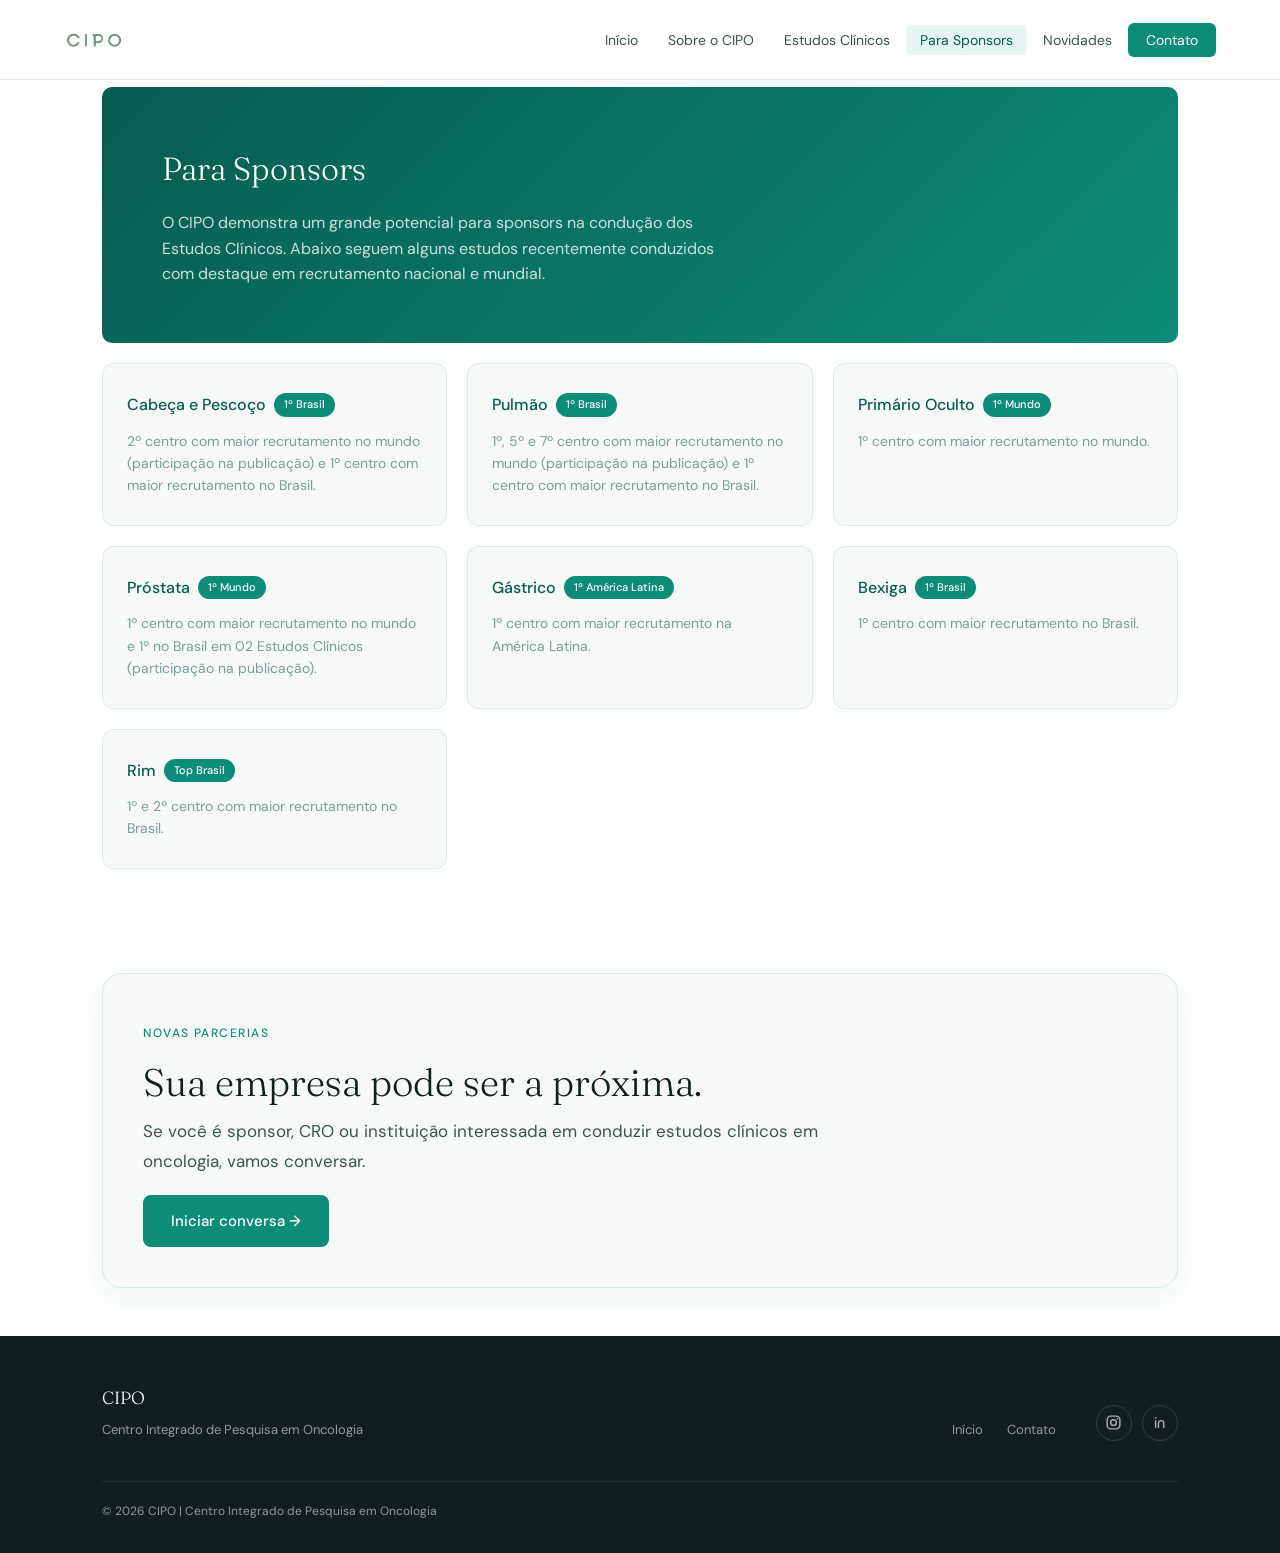
<file: pages/recrutador.html>
<!DOCTYPE html>
<html lang="pt-BR">
<head>
  <meta charset="UTF-8">
  <meta name="viewport" content="width=device-width, initial-scale=1.0">
  <title>Para Sponsors — CIPO</title>
  <link href="https://fonts.googleapis.com/css2?family=Fraunces:ital,opsz,wght@0,9..144,300;0,9..144,400;1,9..144,300&family=DM+Sans:wght@300;400;500&display=swap" rel="stylesheet">
  <link rel="stylesheet" href="../css/variables.css">
  <link rel="stylesheet" href="../css/global.css">
  <link rel="stylesheet" href="../css/recruiter.css">
</head>
<body>

<nav id="navbar">
  <a href="../index.html" class="logo">
    <img src="../imagens/logodocipo.svg" alt="CIPO Logo" class="logo-img">
  </a>
  <button class="mobile-toggle" aria-label="Abrir menu">
    <span></span>
    <span></span>
    <span></span>
  </button>
  <ul class="nav-links">
    <li><a href="../index.html">Início</a></li>
    <li><a href="sobre.html">Sobre o CIPO</a></li>
    <li><a href="estudos.html">Estudos Clínicos</a></li>
    <li><a href="recrutador.html" class="active">Para Sponsors</a></li>
    <li><a href="novidades.html">Novidades</a></li>
    <li><a href="contato.html" class="nav-cta">Contato</a></li>
  </ul>
</nav>
<div class="nav-overlay"></div>

<section>
  <div class="recruta-hero fade-in">
    <h2>Para Sponsors</h2>
    <p>
      O CIPO demonstra um grande potencial para sponsors na condução dos Estudos Clínicos.
      Abaixo seguem alguns estudos recentemente conduzidos com destaque em recrutamento
      nacional e mundial.
    </p>
  </div>

  <div class="recruta-grid fade-in">

    <div class="recruta-card">
      <div class="recruta-cancer">
        Cabeça e Pescoço
        <span class="recruta-rank">1º Brasil</span>
      </div>
      <div class="recruta-detail">
        2º centro com maior recrutamento no mundo (participação na publicação)
        e 1º centro com maior recrutamento no Brasil.
      </div>
    </div>

    <div class="recruta-card">
      <div class="recruta-cancer">
        Pulmão
        <span class="recruta-rank">1º Brasil</span>
      </div>
      <div class="recruta-detail">
        1º, 5º e 7º centro com maior recrutamento no mundo (participação na publicação)
        e 1º centro com maior recrutamento no Brasil.
      </div>
    </div>

    <div class="recruta-card">
      <div class="recruta-cancer">
        Primário Oculto
        <span class="recruta-rank">1º Mundo</span>
      </div>
      <div class="recruta-detail">
        1º centro com maior recrutamento no mundo.
      </div>
    </div>

    <div class="recruta-card">
      <div class="recruta-cancer">
        Próstata
        <span class="recruta-rank">1º Mundo</span>
      </div>
      <div class="recruta-detail">
        1º centro com maior recrutamento no mundo e 1º no Brasil em 02 Estudos Clínicos
        (participação na publicação).
      </div>
    </div>

    <div class="recruta-card">
      <div class="recruta-cancer">
        Gástrico
        <span class="recruta-rank">1º América Latina</span>
      </div>
      <div class="recruta-detail">
        1º centro com maior recrutamento na América Latina.
      </div>
    </div>

    <div class="recruta-card">
      <div class="recruta-cancer">
        Bexiga
        <span class="recruta-rank">1º Brasil</span>
      </div>
      <div class="recruta-detail">
        1º centro com maior recrutamento no Brasil.
      </div>
    </div>

    <div class="recruta-card">
      <div class="recruta-cancer">
        Rim
        <span class="recruta-rank">Top Brasil</span>
      </div>
      <div class="recruta-detail">
        1º e 2º centro com maior recrutamento no Brasil.
      </div>
    </div>

  </div>
</section>

<section class="recruta-cta-block fade-in">
  <span class="section-tag">Novas parcerias</span>
  <h2 class="section-title">Sua empresa pode ser a próxima.</h2>
  <p class="section-body">
    Se você é sponsor, CRO ou instituição interessada em conduzir estudos clínicos
    em oncologia, vamos conversar.
  </p>
  <a href="contato.html" class="btn-primary">Iniciar conversa &rarr;</a>
</section>

<footer>
  <div>
    <div class="footer-logo">CIPO</div>
    <p class="footer-tagline">Centro Integrado de Pesquisa em Oncologia</p>
  </div>
  <div class="footer-links">
    <a href="../index.html">Início</a>
    <a href="contato.html">Contato</a>
  </div>
  <div class="footer-social" aria-label="Redes sociais">
    <a href="https://www.instagram.com/cipors/" target="_blank" rel="noopener" aria-label="Instagram do CIPO">
      <svg viewBox="0 0 24 24" aria-hidden="true"><rect x="3" y="3" width="18" height="18" rx="5" fill="none" stroke="currentColor" stroke-width="2"/><circle cx="12" cy="12" r="4" fill="none" stroke="currentColor" stroke-width="2"/><circle cx="17.5" cy="6.5" r="1.2" fill="currentColor"/></svg>
    </a>
    <a href="https://www.linkedin.com/company/centro-integrado-de-pesquisa-em-oncologia-cipo" target="_blank" rel="noopener" aria-label="LinkedIn do CIPO">
      <svg viewBox="0 0 24 24" aria-hidden="true"><path d="M6.5 9.5V19" fill="none" stroke="currentColor" stroke-width="2" stroke-linecap="round"/><path d="M10.5 19v-5.2c0-2.7 1.6-4.4 3.9-4.4 2.2 0 3.6 1.5 3.6 4.2V19" fill="none" stroke="currentColor" stroke-width="2" stroke-linecap="round"/><circle cx="6.5" cy="5.8" r="1.3" fill="currentColor"/></svg>
    </a>
  </div>
  <div class="footer-copy">© 2026 CIPO | Centro Integrado de Pesquisa em Oncologia</div>
</footer>

<script src="../js/main.js"></script>
</body>
</html>
</file>
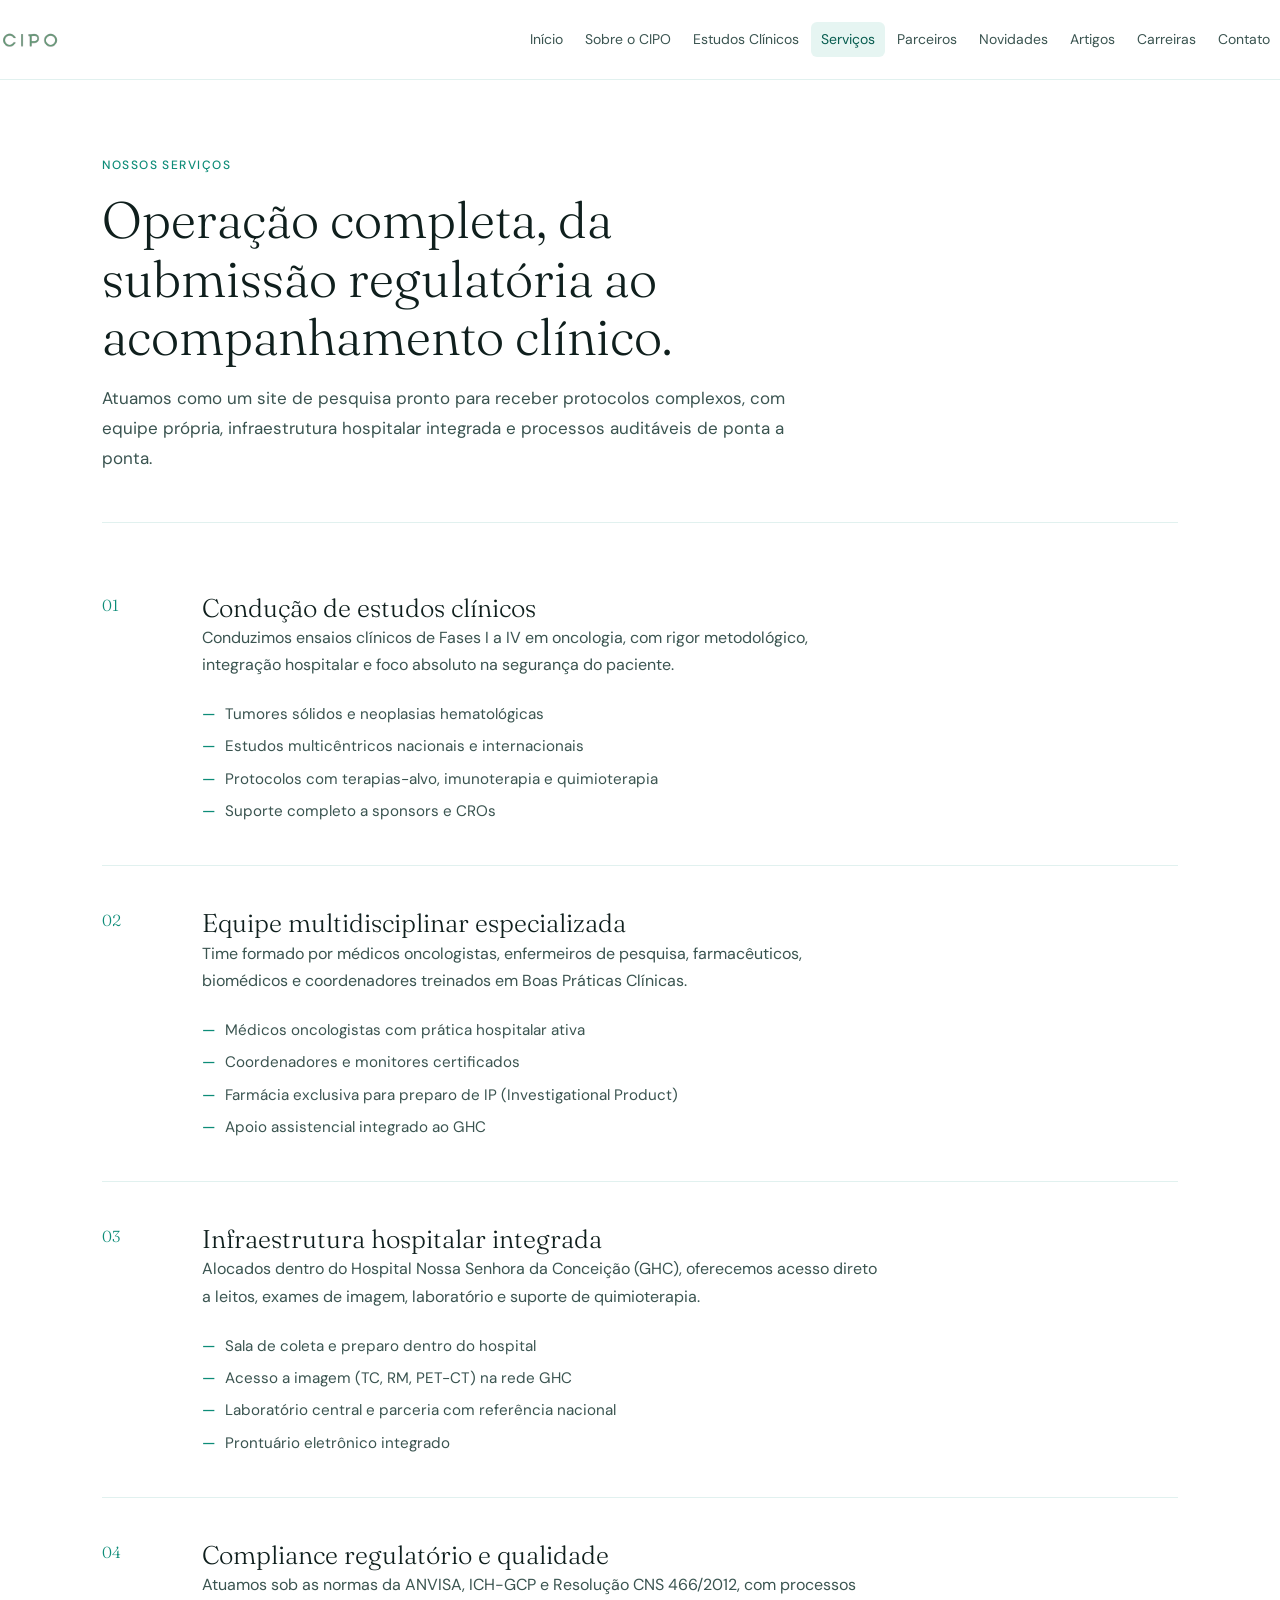
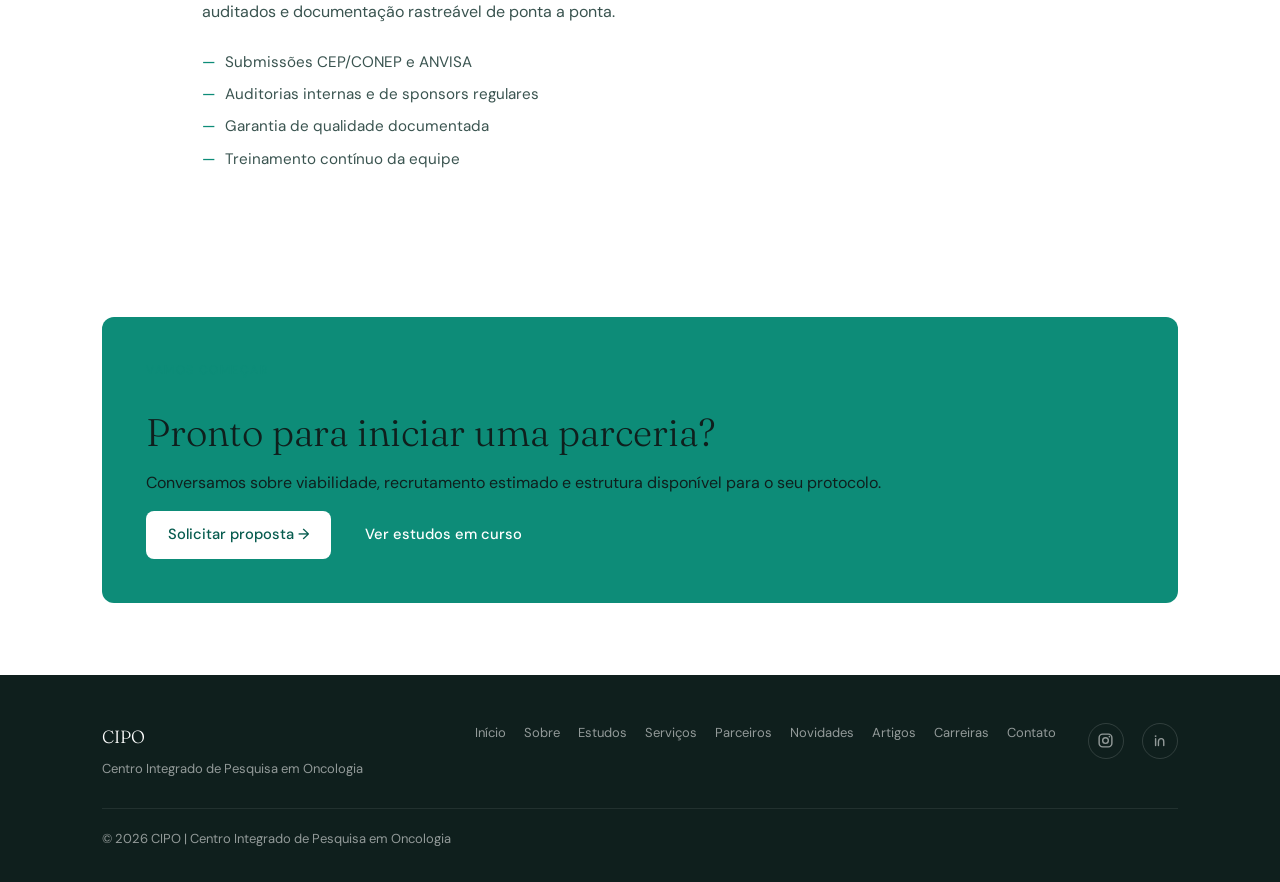
<file: pages/servicos.html>
<!DOCTYPE html>
<html lang="pt-BR">
<head>
  <meta charset="UTF-8" />
  <meta name="viewport" content="width=device-width, initial-scale=1.0" />
  <title>Serviços — CIPO</title>

  <!-- SEO / Open Graph -->
  <meta name="author" content="CIPO Oncologia" />
  <meta name="description" content="Condução de estudos clínicos de Fases I a IV em oncologia, equipe multidisciplinar, infraestrutura hospitalar integrada e compliance regulatório completo." />
  <meta name="keywords" content="pesquisa clínica,oncologia,estudos clínicos,câncer,CIPO,Hospital Conceição,Porto Alegre" />
  <meta property="og:title" content="Serviços · CIPO" />
  <meta property="og:description" content="Pesquisa clínica em oncologia desde 2012. Mais de 200 estudos conduzidos no Hospital Nossa Senhora da Conceição (GHC)." />
  <meta property="og:type" content="website" />
  <meta property="og:locale" content="pt_BR" />
  <meta name="twitter:card" content="summary" />
  <meta name="twitter:title" content="Serviços · CIPO" />
  <meta name="twitter:description" content="Pesquisa clínica em oncologia desde 2012. Mais de 200 estudos conduzidos no Hospital Nossa Senhora da Conceição (GHC)." />

  <link href="https://fonts.googleapis.com/css2?family=Fraunces:ital,opsz,wght@0,9..144,300;0,9..144,400;1,9..144,300&family=DM+Sans:wght@300;400;500&display=swap" rel="stylesheet">
  <link rel="stylesheet" href="../css/variables.css">
  <link rel="stylesheet" href="../css/global.css">
  <link rel="stylesheet" href="../css/extra-pages.css">
</head>
<body>

  <!-- ── NAVBAR ── -->
  <header class="navbar">
    <div class="container navbar-inner">
      <a href="../index.html" class="navbar-logo">
        <img src="../imagens/logodocipo.svg" alt="CIPO Logo" />
      </a>
      <nav class="navbar-links">
        <a href="../index.html">Início</a>
        <a href="sobre.html">Sobre o CIPO</a>
        <a href="estudos.html">Estudos Clínicos</a>
        <a href="servicos.html" class="active">Serviços</a>
        <a href="parceiros.html">Parceiros</a>
        <a href="novidades.html">Novidades</a>
        <a href="artigos.html">Artigos</a>
        <a href="carreiras.html">Carreiras</a>
        <a href="contato.html">Contato</a>
      </nav>
      <button class="navbar-toggle" aria-label="Menu"><span></span></button>
    </div>
  </header>

  <!-- ── HERO ── -->
  <main>
    <div class="container">

      <section class="servicos-hero">
        <p class="page-label">Nossos serviços</p>
        <h1>Operação completa, da submissão regulatória ao acompanhamento clínico.</h1>
        <p>Atuamos como um site de pesquisa pronto para receber protocolos complexos, com equipe própria, infraestrutura hospitalar integrada e processos auditáveis de ponta a ponta.</p>
      </section>

      <div class="servicos-list">

        <div class="servico-item">
          <span class="servico-num">01</span>
          <div class="servico-content">
            <h2>Condução de estudos clínicos</h2>
            <p>Conduzimos ensaios clínicos de Fases I a IV em oncologia, com rigor metodológico, integração hospitalar e foco absoluto na segurança do paciente.</p>
            <ul class="servico-bullets">
              <li>Tumores sólidos e neoplasias hematológicas</li>
              <li>Estudos multicêntricos nacionais e internacionais</li>
              <li>Protocolos com terapias-alvo, imunoterapia e quimioterapia</li>
              <li>Suporte completo a sponsors e CROs</li>
            </ul>
          </div>
        </div>

        <div class="servico-item">
          <span class="servico-num">02</span>
          <div class="servico-content">
            <h2>Equipe multidisciplinar especializada</h2>
            <p>Time formado por médicos oncologistas, enfermeiros de pesquisa, farmacêuticos, biomédicos e coordenadores treinados em Boas Práticas Clínicas.</p>
            <ul class="servico-bullets">
              <li>Médicos oncologistas com prática hospitalar ativa</li>
              <li>Coordenadores e monitores certificados</li>
              <li>Farmácia exclusiva para preparo de IP (Investigational Product)</li>
              <li>Apoio assistencial integrado ao GHC</li>
            </ul>
          </div>
        </div>

        <div class="servico-item">
          <span class="servico-num">03</span>
          <div class="servico-content">
            <h2>Infraestrutura hospitalar integrada</h2>
            <p>Alocados dentro do Hospital Nossa Senhora da Conceição (GHC), oferecemos acesso direto a leitos, exames de imagem, laboratório e suporte de quimioterapia.</p>
            <ul class="servico-bullets">
              <li>Sala de coleta e preparo dentro do hospital</li>
              <li>Acesso a imagem (TC, RM, PET-CT) na rede GHC</li>
              <li>Laboratório central e parceria com referência nacional</li>
              <li>Prontuário eletrônico integrado</li>
            </ul>
          </div>
        </div>

        <div class="servico-item">
          <span class="servico-num">04</span>
          <div class="servico-content">
            <h2>Compliance regulatório e qualidade</h2>
            <p>Atuamos sob as normas da ANVISA, ICH-GCP e Resolução CNS 466/2012, com processos auditados e documentação rastreável de ponta a ponta.</p>
            <ul class="servico-bullets">
              <li>Submissões CEP/CONEP e ANVISA</li>
              <li>Auditorias internas e de sponsors regulares</li>
              <li>Garantia de qualidade documentada</li>
              <li>Treinamento contínuo da equipe</li>
            </ul>
          </div>
        </div>

      </div>

      <!-- ── CTA ── -->
      <div class="servicos-cta">
        <span class="cta-label">Vamos começar</span>
        <h2>Pronto para iniciar uma parceria?</h2>
        <p>Conversamos sobre viabilidade, recrutamento estimado e estrutura disponível para o seu protocolo.</p>
        <div class="cta-buttons">
          <a href="contato.html" class="btn-white">Solicitar proposta →</a>
          <a href="estudos.html" class="btn-outline-white">Ver estudos em curso</a>
        </div>
      </div>

    </div>
  </main>

  <!-- ── FOOTER ── -->
  <footer class="footer">
    <div class="container footer-inner">
      <div class="footer-brand">
        <strong>CIPO</strong>
        <p>Centro Integrado de Pesquisa em Oncologia</p>
      </div>
      <div class="footer-links">
        <a href="../index.html">Início</a>
        <a href="sobre.html">Sobre</a>
        <a href="estudos.html">Estudos</a>
        <a href="servicos.html">Serviços</a>
        <a href="parceiros.html">Parceiros</a>
        <a href="novidades.html">Novidades</a>
        <a href="artigos.html">Artigos</a>
        <a href="carreiras.html">Carreiras</a>
        <a href="contato.html">Contato</a>
      </div>
      <div class="footer-social" aria-label="Redes sociais">
        <a href="https://www.instagram.com/cipors/" target="_blank" rel="noopener" aria-label="Instagram do CIPO">
          <svg viewBox="0 0 24 24" aria-hidden="true"><rect x="3" y="3" width="18" height="18" rx="5" fill="none" stroke="currentColor" stroke-width="2"/><circle cx="12" cy="12" r="4" fill="none" stroke="currentColor" stroke-width="2"/><circle cx="17.5" cy="6.5" r="1.2" fill="currentColor"/></svg>
        </a>
        <a href="https://www.linkedin.com/company/centro-integrado-de-pesquisa-em-oncologia-cipo" target="_blank" rel="noopener" aria-label="LinkedIn do CIPO">
          <svg viewBox="0 0 24 24" aria-hidden="true"><path d="M6.5 9.5V19" fill="none" stroke="currentColor" stroke-width="2" stroke-linecap="round"/><path d="M10.5 19v-5.2c0-2.7 1.6-4.4 3.9-4.4 2.2 0 3.6 1.5 3.6 4.2V19" fill="none" stroke="currentColor" stroke-width="2" stroke-linecap="round"/><circle cx="6.5" cy="5.8" r="1.3" fill="currentColor"/></svg>
        </a>
      </div>
    </div>
    <div class="container footer-bottom">
      <p>© 2026 CIPO | Centro Integrado de Pesquisa em Oncologia</p>
    </div>
</footer>

<script src="../js/main.js"></script>
</body>
</html>
</file>
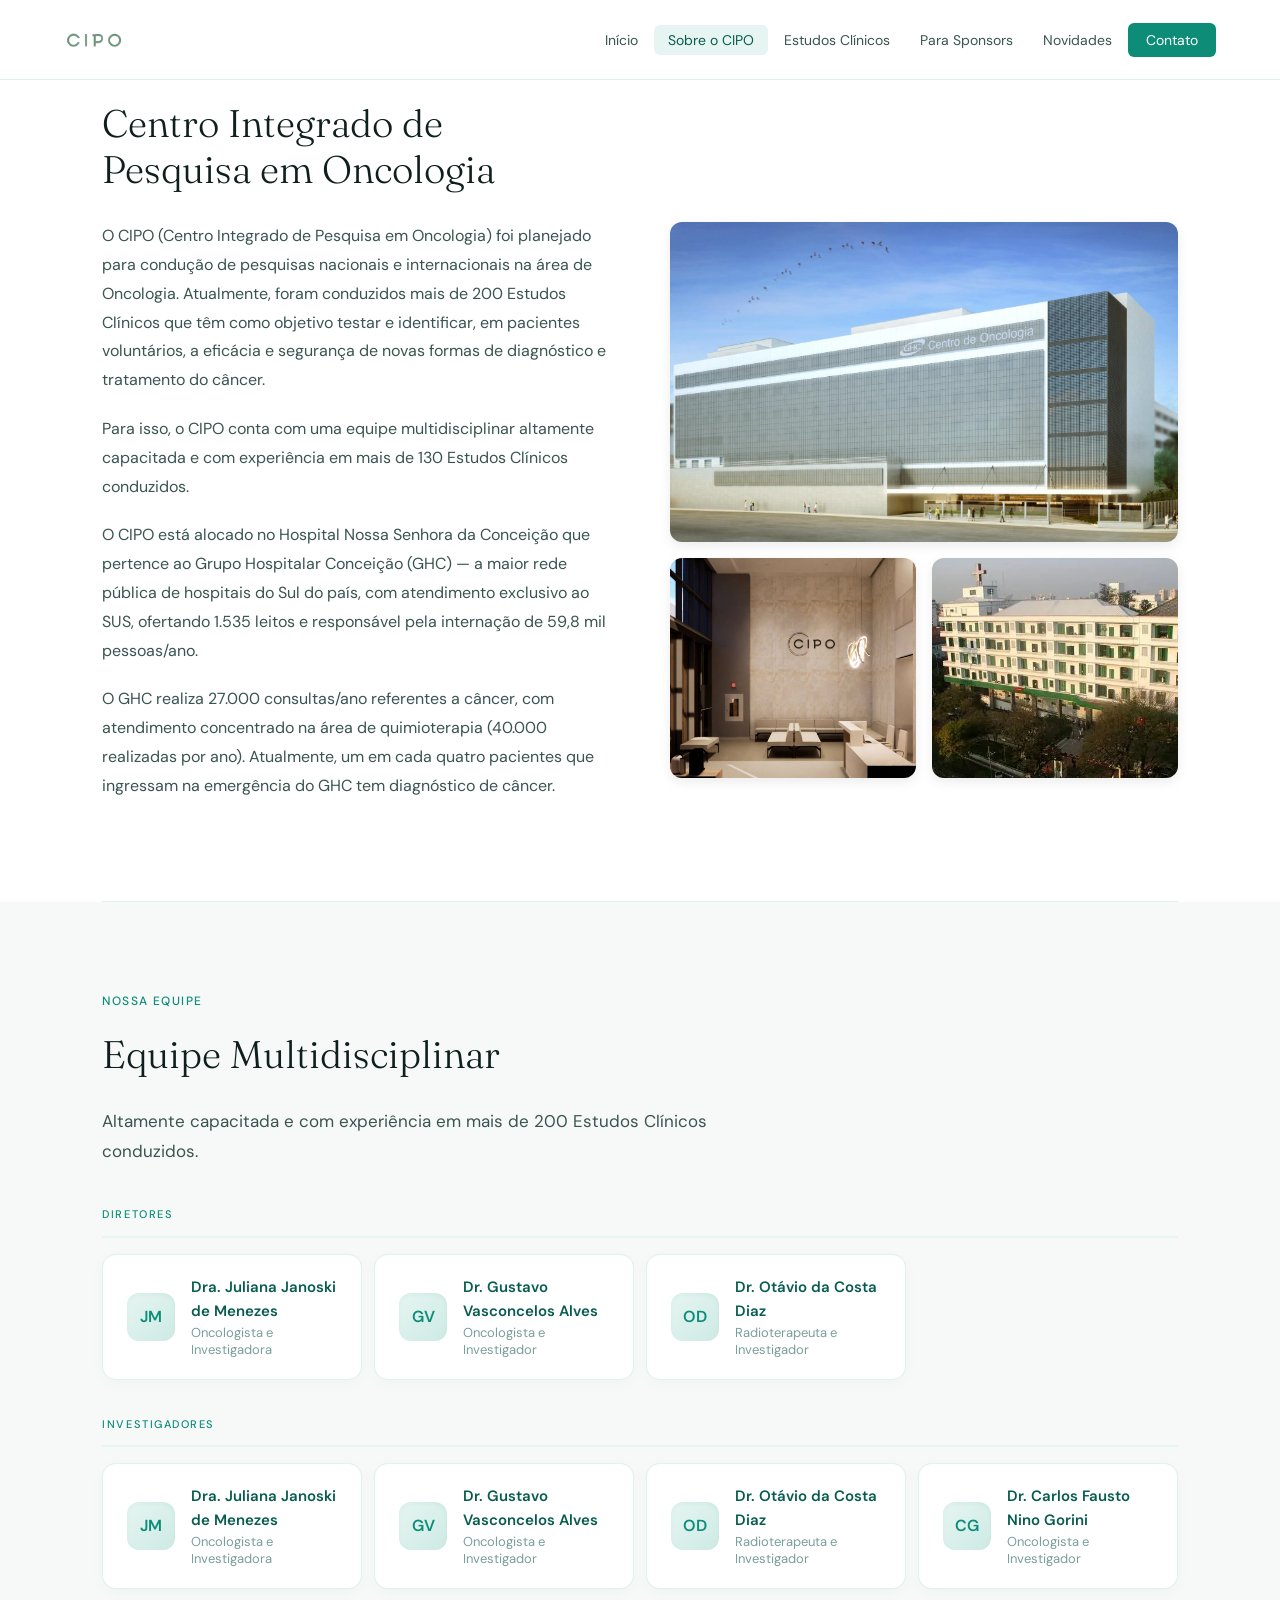
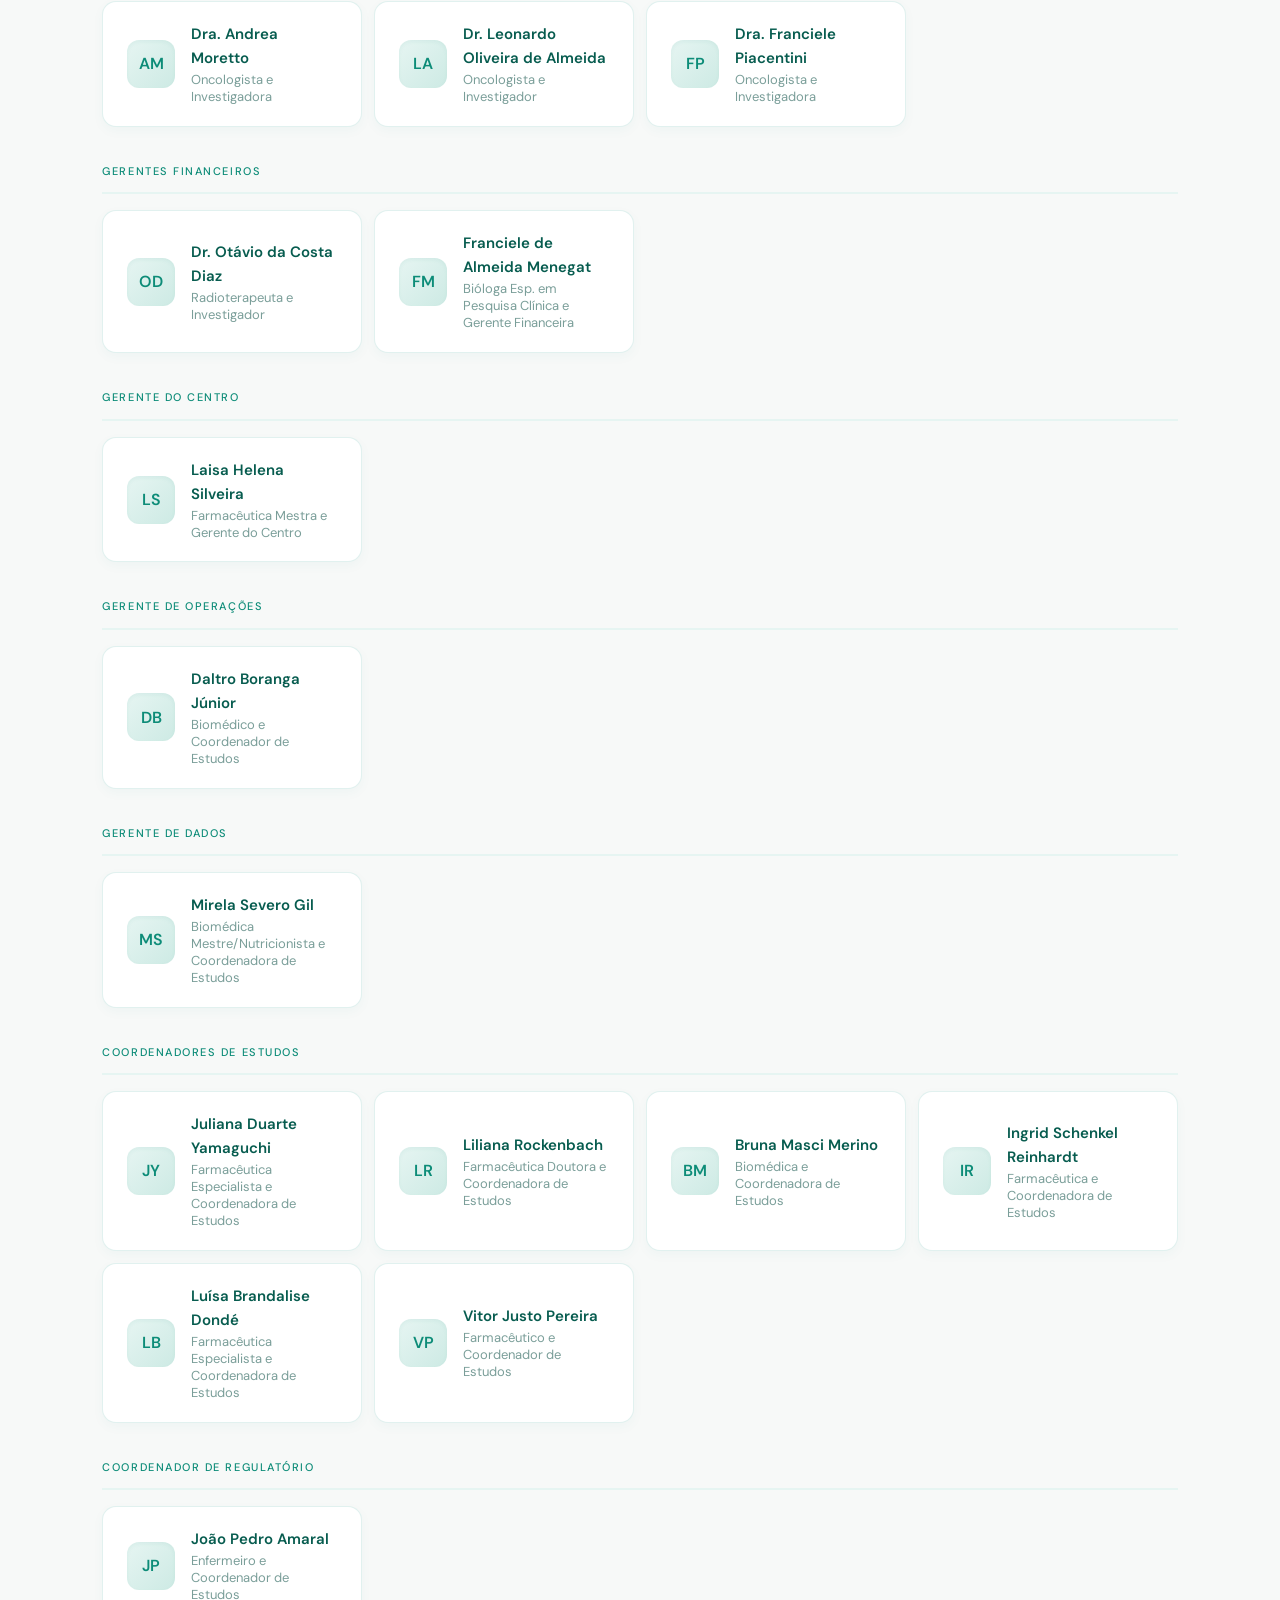
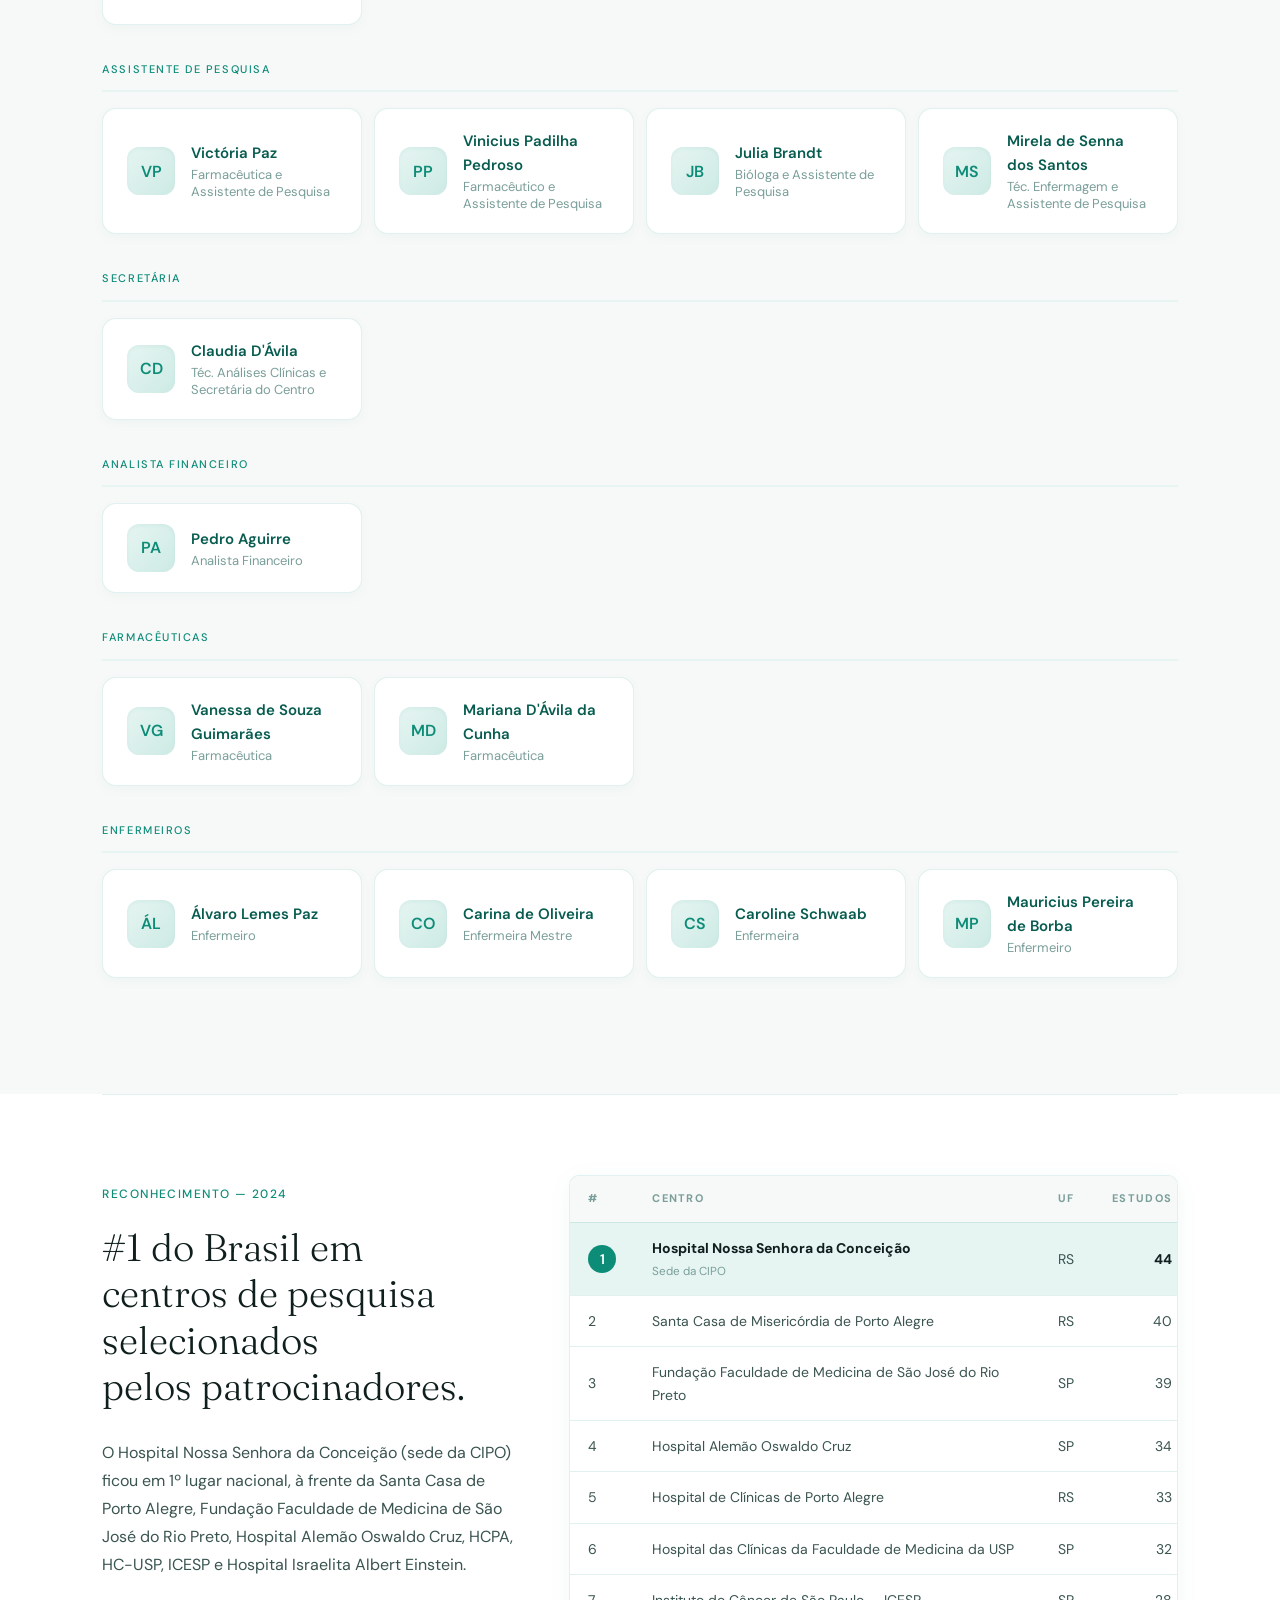
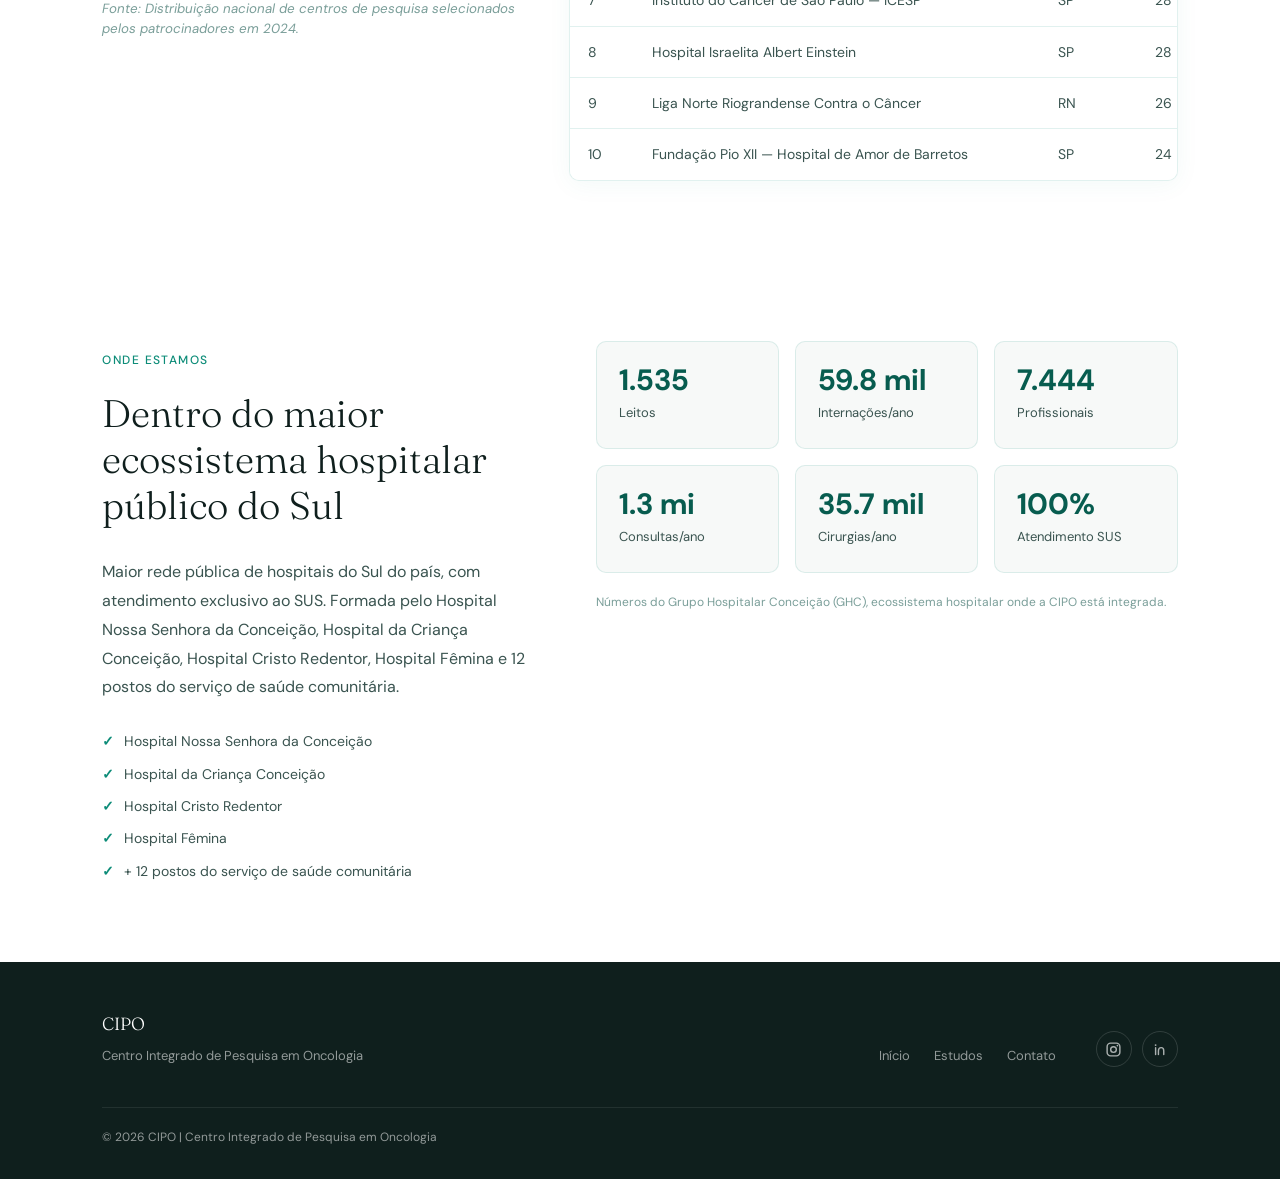
<file: pages/sobre.html>
<!DOCTYPE html>
<html lang="pt-BR">
<head>
  <meta charset="UTF-8">
  <meta name="viewport" content="width=device-width, initial-scale=1.0">
  <title>Sobre o CIPO — Centro Integrado de Pesquisa em Oncologia</title>
  <link href="https://fonts.googleapis.com/css2?family=Fraunces:ital,opsz,wght@0,9..144,300;0,9..144,400;1,9..144,300&family=DM+Sans:wght@300;400;500&display=swap" rel="stylesheet">
  <!-- Estilos -->
  <link rel="stylesheet" href="../css/variables.css">
  <link rel="stylesheet" href="../css/global.css">
  <link rel="stylesheet" href="../css/about.css">
</head>
<body>

<nav id="navbar">
  <a href="../index.html" class="logo">
    <img src="../imagens/logodocipo.svg" alt="CIPO Logo" class="logo-img">
  </a>
  <ul class="nav-links">
    <li><a href="../index.html">Início</a></li>
    <li><a href="sobre.html" class="active">Sobre o CIPO</a></li>
    <li><a href="estudos.html">Estudos Clínicos</a></li>
    <li><a href="recrutador.html">Para Sponsors</a></li>
    <li><a href="novidades.html">Novidades</a></li>
    <li><a href="contato.html" class="nav-cta">Contato</a></li>
  </ul>
  <button class="mobile-toggle" aria-label="Abrir menu">
    <span></span>
    <span></span>
    <span></span>
  </button>
</nav>
<div class="nav-overlay"></div>

<!-- ══════════════════════════════
     SOBRE: TEXTO + FOTOS
     ══════════════════════════════ -->
<section>
  <!-- <span class="section-tag">Sobre o CIPO</span> -->
  <h1 class="section-title">Centro Integrado de<br>Pesquisa em Oncologia</h1>

  <div class="about-grid fade-in">
    <div class="about-text">
      <p>
        O CIPO (Centro Integrado de Pesquisa em Oncologia) foi planejado para condução de pesquisas nacionais e internacionais na área de Oncologia. Atualmente, foram conduzidos mais de 200 Estudos Clínicos que têm como objetivo testar e identificar, em pacientes voluntários, a eficácia e segurança de novas formas de diagnóstico e tratamento do câncer. 
      </p>
      <p>
        Para isso, o CIPO conta com uma equipe multidisciplinar altamente capacitada e com experiência em mais de 130 Estudos Clínicos conduzidos.
      </p>
      <p>
        O CIPO está alocado no Hospital Nossa Senhora da Conceição que pertence ao
        Grupo Hospitalar Conceição (GHC) — a maior rede pública de hospitais do Sul
        do país, com atendimento exclusivo ao SUS, ofertando 1.535 leitos e
        responsável pela internação de 59,8 mil pessoas/ano.
      </p>
      <p>
        O GHC realiza 27.000 consultas/ano referentes a câncer, com atendimento
        concentrado na área de quimioterapia (40.000 realizadas por ano). Atualmente,
        um em cada quatro pacientes que ingressam na emergência do GHC tem
        diagnóstico de câncer.
      </p>
    </div>

    <div class="about-images">
      <img src="../imagens/Foto Centro de Cancer GHC.webp">
      <img src="../imagens/cipo predio novo.jpeg">
      <img src="../imagens/images.webp">
    </div>
  </div>
</section>

<div class="divider"></div>

<!-- ══════════════════════════════
     EQUIPE
     ══════════════════════════════ -->
<section class="team-section">
  <span class="section-tag">Nossa equipe</span>
  <h2 class="section-title">Equipe Multidisciplinar</h2>
  <p class="section-body">Altamente capacitada e com experiência em mais de 200 Estudos Clínicos conduzidos.</p>

  <!-- DIRETORES -->
  <div class="team-category fade-in">
    <div class="team-cat-title">Diretores</div>
    <div class="team-grid">
      <div class="team-card"><div class="team-avatar">JM</div><div><div class="team-name">Dra. Juliana Janoski de Menezes</div><div class="team-role">Oncologista e Investigadora</div></div></div>
      <div class="team-card"><div class="team-avatar">GV</div><div><div class="team-name">Dr. Gustavo Vasconcelos Alves</div><div class="team-role">Oncologista e Investigador</div></div></div>
      <div class="team-card"><div class="team-avatar">OD</div><div><div class="team-name">Dr. Otávio da Costa Diaz</div><div class="team-role">Radioterapeuta e Investigador</div></div></div>
    </div>
  </div>

  <!-- INVESTIGADORES -->
  <div class="team-category fade-in">
    <div class="team-cat-title">Investigadores</div>
    <div class="team-grid">
      <div class="team-card"><div class="team-avatar">JM</div><div><div class="team-name">Dra. Juliana Janoski de Menezes</div><div class="team-role">Oncologista e Investigadora</div></div></div>
      <div class="team-card"><div class="team-avatar">GV</div><div><div class="team-name">Dr. Gustavo Vasconcelos Alves</div><div class="team-role">Oncologista e Investigador</div></div></div>
      <div class="team-card"><div class="team-avatar">OD</div><div><div class="team-name">Dr. Otávio da Costa Diaz</div><div class="team-role">Radioterapeuta e Investigador</div></div></div>
      <div class="team-card"><div class="team-avatar">CG</div><div><div class="team-name">Dr. Carlos Fausto Nino Gorini</div><div class="team-role">Oncologista e Investigador</div></div></div>
      <div class="team-card"><div class="team-avatar">AM</div><div><div class="team-name">Dra. Andrea Moretto</div><div class="team-role">Oncologista e Investigadora</div></div></div>
      <div class="team-card"><div class="team-avatar">LA</div><div><div class="team-name">Dr. Leonardo Oliveira de Almeida</div><div class="team-role">Oncologista e Investigador</div></div></div>
      <div class="team-card"><div class="team-avatar">FP</div><div><div class="team-name">Dra. Franciele Piacentini</div><div class="team-role">Oncologista e Investigadora</div></div></div>
    </div>
  </div>

  <!-- GERENTES FINANCEIROS -->
  <div class="team-category fade-in">
    <div class="team-cat-title">Gerentes Financeiros</div>
    <div class="team-grid">
      <div class="team-card"><div class="team-avatar">OD</div><div><div class="team-name">Dr. Otávio da Costa Diaz</div><div class="team-role">Radioterapeuta e Investigador</div></div></div>
      <div class="team-card"><div class="team-avatar">FM</div><div><div class="team-name">Franciele de Almeida Menegat</div><div class="team-role">Bióloga Esp. em Pesquisa Clínica e Gerente Financeira</div></div></div>
    </div>
  </div>

  <!-- GERENTE DO CENTRO -->
  <div class="team-category fade-in">
    <div class="team-cat-title">Gerente do Centro</div>
    <div class="team-grid">
      <div class="team-card"><div class="team-avatar">LS</div><div><div class="team-name">Laisa Helena Silveira</div><div class="team-role">Farmacêutica Mestra e Gerente do Centro</div></div></div>
    </div>
  </div>

  <!-- GERENTE DE OPERAÇÕES -->
  <div class="team-category fade-in">
    <div class="team-cat-title">Gerente de Operações</div>
    <div class="team-grid">
      <div class="team-card"><div class="team-avatar">DB</div><div><div class="team-name">Daltro Boranga Júnior</div><div class="team-role">Biomédico e Coordenador de Estudos</div></div></div>
    </div>
  </div>

  <!-- GERENTE DE DADOS -->
  <div class="team-category fade-in">
    <div class="team-cat-title">Gerente de Dados</div>
    <div class="team-grid">
      <div class="team-card"><div class="team-avatar">MS</div><div><div class="team-name">Mirela Severo Gil</div><div class="team-role">Biomédica Mestre/Nutricionista e Coordenadora de Estudos</div></div></div>
    </div>
  </div>

  <!-- COORDENADORES DE ESTUDOS -->
  <div class="team-category fade-in">
    <div class="team-cat-title">Coordenadores de Estudos</div>
    <div class="team-grid">
      <div class="team-card"><div class="team-avatar">JY</div><div><div class="team-name">Juliana Duarte Yamaguchi</div><div class="team-role">Farmacêutica Especialista e Coordenadora de Estudos</div></div></div>
      <div class="team-card"><div class="team-avatar">LR</div><div><div class="team-name">Liliana Rockenbach</div><div class="team-role">Farmacêutica Doutora e Coordenadora de Estudos</div></div></div>
      <div class="team-card"><div class="team-avatar">BM</div><div><div class="team-name">Bruna Masci Merino</div><div class="team-role">Biomédica e Coordenadora de Estudos</div></div></div>
      <div class="team-card"><div class="team-avatar">IR</div><div><div class="team-name">Ingrid Schenkel Reinhardt</div><div class="team-role">Farmacêutica e Coordenadora de Estudos</div></div></div>
      <div class="team-card"><div class="team-avatar">LB</div><div><div class="team-name">Luísa Brandalise Dondé</div><div class="team-role">Farmacêutica Especialista e Coordenadora de Estudos</div></div></div>
      <div class="team-card"><div class="team-avatar">VP</div><div><div class="team-name">Vitor Justo Pereira</div><div class="team-role">Farmacêutico e Coordenador de Estudos</div></div></div>
    </div>
  </div>

  <!-- COORDENADOR DE REGULATÓRIO -->
  <div class="team-category fade-in">
    <div class="team-cat-title">Coordenador de Regulatório</div>
    <div class="team-grid">
      <div class="team-card"><div class="team-avatar">JP</div><div><div class="team-name">João Pedro Amaral</div><div class="team-role">Enfermeiro e Coordenador de Estudos</div></div></div>
    </div>
  </div>

  <!-- ASSISTENTE DE PESQUISA -->
  <div class="team-category fade-in">
    <div class="team-cat-title">Assistente de Pesquisa</div>
    <div class="team-grid">
      <div class="team-card"><div class="team-avatar">VP</div><div><div class="team-name">Victória Paz</div><div class="team-role">Farmacêutica e Assistente de Pesquisa</div></div></div>
      <div class="team-card"><div class="team-avatar">PP</div><div><div class="team-name">Vinicius Padilha Pedroso</div><div class="team-role">Farmacêutico e Assistente de Pesquisa</div></div></div>
      <div class="team-card"><div class="team-avatar">JB</div><div><div class="team-name">Julia Brandt</div><div class="team-role">Bióloga e Assistente de Pesquisa</div></div></div>
      <div class="team-card"><div class="team-avatar">MS</div><div><div class="team-name">Mirela de Senna dos Santos</div><div class="team-role">Téc. Enfermagem e Assistente de Pesquisa</div></div></div>
    </div>
  </div>

  <!-- SECRETÁRIA -->
  <div class="team-category fade-in">
    <div class="team-cat-title">Secretária</div>
    <div class="team-grid">
      <div class="team-card"><div class="team-avatar">CD</div><div><div class="team-name">Claudia D'Ávila</div><div class="team-role">Téc. Análises Clínicas e Secretária do Centro</div></div></div>
    </div>
  </div>

  <!-- ANALISTA FINANCEIRO -->
  <div class="team-category fade-in">
    <div class="team-cat-title">Analista Financeiro</div>
    <div class="team-grid">
      <div class="team-card"><div class="team-avatar">PA</div><div><div class="team-name">Pedro Aguirre</div><div class="team-role">Analista Financeiro</div></div></div>
    </div>
  </div>

  <!-- FARMACÊUTICAS -->
  <div class="team-category fade-in">
    <div class="team-cat-title">Farmacêuticas</div>
    <div class="team-grid">
      <div class="team-card"><div class="team-avatar">VG</div><div><div class="team-name">Vanessa de Souza Guimarães</div><div class="team-role">Farmacêutica</div></div></div>
      <div class="team-card"><div class="team-avatar">MD</div><div><div class="team-name">Mariana D'Ávila da Cunha</div><div class="team-role">Farmacêutica</div></div></div>
    </div>
  </div>

  <!-- ENFERMEIROS -->
  <div class="team-category fade-in">
    <div class="team-cat-title">Enfermeiros</div>
    <div class="team-grid">
      <div class="team-card"><div class="team-avatar">ÁL</div><div><div class="team-name">Álvaro Lemes Paz</div><div class="team-role">Enfermeiro</div></div></div>
      <div class="team-card"><div class="team-avatar">CO</div><div><div class="team-name">Carina de Oliveira</div><div class="team-role">Enfermeira Mestre</div></div></div>
      <div class="team-card"><div class="team-avatar">CS</div><div><div class="team-name">Caroline Schwaab</div><div class="team-role">Enfermeira</div></div></div>
      <div class="team-card"><div class="team-avatar">MP</div><div><div class="team-name">Mauricius Pereira de Borba</div><div class="team-role">Enfermeiro</div></div></div>
    </div>
  </div>
</section>

<div class="divider"></div>

<!-- ══════════════════════════════
     RANKING
     ══════════════════════════════ -->
<section id="ranking" class="ranking-section fade-in">
  <div class="ranking-intro">
    <span class="section-tag">Reconhecimento — 2024</span>
    <h2 class="section-title">#1 do Brasil em centros de pesquisa selecionados pelos patrocinadores.</h2>
    <p>
      O Hospital Nossa Senhora da Conceição (sede da CIPO) ficou em 1º lugar nacional,
      à frente da Santa Casa de Porto Alegre, Fundação Faculdade de Medicina de São
      José do Rio Preto, Hospital Alemão Oswaldo Cruz, HCPA, HC-USP, ICESP e Hospital
      Israelita Albert Einstein.
    </p>
    <small>Fonte: Distribuição nacional de centros de pesquisa selecionados pelos patrocinadores em 2024.</small>
  </div>

  <div class="ranking-table-wrap">
    <table class="ranking-table">
      <thead>
        <tr>
          <th>#</th>
          <th>Centro</th>
          <th>UF</th>
          <th>Estudos</th>
        </tr>
      </thead>
      <tbody>
        <tr class="ranking-highlight">
          <td><span>1</span></td>
          <td>
            <strong>Hospital Nossa Senhora da Conceição</strong>
            <small>Sede da CIPO</small>
          </td>
          <td>RS</td>
          <td><strong>44</strong></td>
        </tr>
        <tr><td>2</td><td>Santa Casa de Misericórdia de Porto Alegre</td><td>RS</td><td>40</td></tr>
        <tr><td>3</td><td>Fundação Faculdade de Medicina de São José do Rio Preto</td><td>SP</td><td>39</td></tr>
        <tr><td>4</td><td>Hospital Alemão Oswaldo Cruz</td><td>SP</td><td>34</td></tr>
        <tr><td>5</td><td>Hospital de Clínicas de Porto Alegre</td><td>RS</td><td>33</td></tr>
        <tr><td>6</td><td>Hospital das Clínicas da Faculdade de Medicina da USP</td><td>SP</td><td>32</td></tr>
        <tr><td>7</td><td>Instituto do Câncer de São Paulo — ICESP</td><td>SP</td><td>28</td></tr>
        <tr><td>8</td><td>Hospital Israelita Albert Einstein</td><td>SP</td><td>28</td></tr>
        <tr><td>9</td><td>Liga Norte Riograndense Contra o Câncer</td><td>RN</td><td>26</td></tr>
        <tr><td>10</td><td>Fundação Pio XII — Hospital de Amor de Barretos</td><td>SP</td><td>24</td></tr>
      </tbody>
    </table>
  </div>
</section>

<!-- ══════════════════════════════
     ONDE ESTAMOS
     ══════════════════════════════ -->
<section class="ecosystem-section fade-in">
  <div class="ecosystem-copy">
    <span class="section-tag">Onde estamos</span>
    <h2 class="section-title">Dentro do maior ecossistema hospitalar público do Sul</h2>
    <p>
      Maior rede pública de hospitais do Sul do país, com atendimento exclusivo ao SUS.
      Formada pelo Hospital Nossa Senhora da Conceição, Hospital da Criança Conceição,
      Hospital Cristo Redentor, Hospital Fêmina e 12 postos do serviço de saúde comunitária.
    </p>

    <ul class="ecosystem-list">
      <li>Hospital Nossa Senhora da Conceição</li>
      <li>Hospital da Criança Conceição</li>
      <li>Hospital Cristo Redentor</li>
      <li>Hospital Fêmina</li>
      <li>+ 12 postos do serviço de saúde comunitária</li>
    </ul>
  </div>

  <div class="ecosystem-stats">
    <div class="ecosystem-stat">
      <strong>1.535</strong>
      <span>Leitos</span>
    </div>
    <div class="ecosystem-stat">
      <strong>59.8 mil</strong>
      <span>Internações/ano</span>
    </div>
    <div class="ecosystem-stat">
      <strong>7.444</strong>
      <span>Profissionais</span>
    </div>
    <div class="ecosystem-stat">
      <strong>1.3 mi</strong>
      <span>Consultas/ano</span>
    </div>
    <div class="ecosystem-stat">
      <strong>35.7 mil</strong>
      <span>Cirurgias/ano</span>
    </div>
    <div class="ecosystem-stat">
      <strong>100%</strong>
      <span>Atendimento SUS</span>
    </div>
    <p>Números do Grupo Hospitalar Conceição (GHC), ecossistema hospitalar onde a CIPO está integrada.</p>
  </div>
</section>

<footer>
  <div>
    <div class="footer-logo">CIPO</div>
    <p class="footer-tagline">Centro Integrado de Pesquisa em Oncologia</p>
  </div>
  <div class="footer-links">
    <a href="../index.html">Início</a>
    <a href="estudos.html">Estudos</a>
    <a href="contato.html">Contato</a>
  </div>
  <div class="footer-social" aria-label="Redes sociais">
    <a href="https://www.instagram.com/cipors/" target="_blank" rel="noopener" aria-label="Instagram do CIPO">
      <svg viewBox="0 0 24 24" aria-hidden="true"><rect x="3" y="3" width="18" height="18" rx="5" fill="none" stroke="currentColor" stroke-width="2"/><circle cx="12" cy="12" r="4" fill="none" stroke="currentColor" stroke-width="2"/><circle cx="17.5" cy="6.5" r="1.2" fill="currentColor"/></svg>
    </a>
    <a href="https://www.linkedin.com/company/centro-integrado-de-pesquisa-em-oncologia-cipo" target="_blank" rel="noopener" aria-label="LinkedIn do CIPO">
      <svg viewBox="0 0 24 24" aria-hidden="true"><path d="M6.5 9.5V19" fill="none" stroke="currentColor" stroke-width="2" stroke-linecap="round"/><path d="M10.5 19v-5.2c0-2.7 1.6-4.4 3.9-4.4 2.2 0 3.6 1.5 3.6 4.2V19" fill="none" stroke="currentColor" stroke-width="2" stroke-linecap="round"/><circle cx="6.5" cy="5.8" r="1.3" fill="currentColor"/></svg>
    </a>
  </div>
  <div class="footer-copy">© 2026 CIPO | Centro Integrado de Pesquisa em Oncologia</div>
</footer>

<script src="../js/main.js"></script>
</body>
</html>
</file>
<file: css/variables.css>
:root {
  /* --- PALETA DE CORES --- */
  --teal:       #0D8C78;   /* cor principal (verde-azulado) */
  --teal-light: #1AAD94;   /* versão mais clara */
  --teal-pale:  #E6F5F2;   /* fundo suave */
  --teal-dark:  #075C4F;   /* versão escura (hover) */

  --ink:        #0F1F1D;   /* texto principal */
  --ink-mid:    #3A5450;   /* texto secundário */
  --ink-soft:   #7A9E99;   /* texto terciário / placeholder */

  --cream:      #F7F9F8;   /* fundo de seções alternadas */
  --white:      #FFFFFF;

  --border:     rgba(13,140,120,0.12);  /* borda padrão */
  --radius:     12px;                   /* arredondamento padrão */
}
</file>
<file: css/global.css>
/* ============================================================
   CIPO — Estilos Globais
   ============================================================ */

*, *::before, *::after { box-sizing: border-box; margin: 0; padding: 0; }

html { scroll-behavior: smooth; }

body {
  font-family: 'DM Sans', sans-serif;
  background: var(--white);
  color: var(--ink);
  font-size: 16px;
  line-height: 1.6;
  overflow-x: hidden;
}

/* ── NAVBAR ── */
nav {
  position: fixed; top: 0; left: 0; right: 0; z-index: 1001;
  display: flex; 
  align-items: center; 
  justify-content: space-between;
  padding: 0 5vw;
  height: 80px;
  background: rgba(255,255,255,0.92);
  backdrop-filter: blur(17px);
  border-bottom: 1px solid var(--border);
  transition: box-shadow 0.3s, height 0.3s;
}
nav.scrolled { 
  box-shadow: 0 2px 24px rgba(13,140,120,0.08); 
  height: 72px; }

.logo {
  display: flex; align-items: center; gap: 14px;
  text-decoration: none;
  max-width: 240px;
}
.logo-img {
  height: clamp(48px, 6vw, 60px);
  width: auto;
  max-width: 100%;
  transition: height 0.3s;
  display: block;
}
.logo-text {
  font-size: clamp(12px, 1.2vw, 14px);
  font-weight: 500;
  color: var(--ink-mid);
  letter-spacing: 0.04em;
  text-transform: uppercase;
  line-height: 1.2;
}

.nav-links {
  display: flex; align-items: center; gap: 2px;
  list-style: none;
  white-space: nowrap;
}
.nav-links a {
  text-decoration: none;
  font-size: 14px; font-weight: 400;
  color: var(--ink-mid);
  padding: 6px 14px;
  border-radius: 6px;
  transition: background 0.2s, color 0.2s;
}
.nav-links a:hover,
.nav-links a.active {
  background: var(--teal-pale);
  color: var(--teal-dark);
}
/* botão de contato no menu */
.nav-cta {
  background: var(--teal) !important;
  color: var(--white) !important;
  padding: 8px 18px !important;
}
.nav-cta:hover { background: var(--teal-dark) !important; }

/* Botão Mobile */
.mobile-toggle {
  display: none;
  flex-direction: column;
  gap: 6px;
  background: none;
  border: none;
  cursor: pointer;
  padding: 10px;
  z-index: 1001;
}
.mobile-toggle span {
  width: 26px;
  height: 2px;
  background-color: var(--teal);
  transition: all 0.3s cubic-bezier(0.4, 0, 0.2, 1);
  border-radius: 2px;
}

/* Animação do X */
.mobile-toggle.active span:nth-child(1) { transform: translateY(8px) rotate(45deg); }
.mobile-toggle.active span:nth-child(2) { opacity: 0; transform: translateX(10px); }
.mobile-toggle.active span:nth-child(3) { transform: translateY(-8px) rotate(-45deg); }

/* Overlay de fundo (opcional) */
.nav-overlay {
  position: fixed;
  top: 0; left: 0; width: 100%; height: 100%;
  background: rgba(0,0,0,0.4);
  opacity: 0; visibility: hidden;
  transition: all 0.3s;
  z-index: 1000;
}
.nav-overlay.active { opacity: 1; visibility: visible; }

/* ── PÁGINAS ── */
.page { display: none; min-height: 100vh; padding-top: 68px; }
.page.active { display: block; }

/* ── BOTÕES ── */
.btn-primary {
  background: var(--teal); color: var(--white);
  border: none; border-radius: 8px;
  padding: 14px 28px; font-size: 15px; font-weight: 500;
  cursor: pointer; text-decoration: none;
  transition: background 0.2s, transform 0.15s;
  display: inline-flex; align-items: center; gap: 8px;
}
.btn-primary:hover { background: var(--teal-dark); transform: translateY(-1px); }

.btn-secondary {
  background: transparent; color: var(--teal);
  border: 1.5px solid var(--teal); border-radius: 8px;
  padding: 14px 28px; font-size: 15px; font-weight: 500;
  cursor: pointer; text-decoration: none;
  transition: background 0.2s, transform 0.15s;
  display: inline-flex; align-items: center; gap: 8px;
}
.btn-secondary:hover { background: var(--teal-pale); transform: translateY(-1px); }

/* ── SEÇÕES COMPARTILHADAS ── */
section { padding: 80px 8vw; }

.section-tag {
  font-size: 12px; font-weight: 500; letter-spacing: 0.12em;
  text-transform: uppercase; color: var(--teal);
  margin-bottom: 16px; display: block;
  margin-top: 10px;
}
.section-title {
  font-family: 'Fraunces', serif;
  font-size: clamp(1.8rem, 3vw, 2.6rem);
  font-weight: 300; color: var(--ink);
  line-height: 1.2; margin-bottom: 16px;
  text-wrap: balance;
  overflow-wrap: break-word;
  hyphens: none;
  margin-top: 16px;
}
.section-body {
  font-size: 17px; color: var(--ink-mid); line-height: 1.75;
  max-width: 640px; margin-bottom: 40px;
}
.divider {
  height: 1px; background: var(--border);
  margin: 0 8vw;
}

/* ── DEPOIMENTO ── */
.testimony {
  background: var(--teal); border-radius: 20px;
  padding: 48px 56px; margin-top: 48px;
  position: relative; overflow: hidden;
}
.testimony::before {
  content: '"';
  font-family: 'Fraunces', serif;
  font-size: 14rem; color: rgba(255,255,255,0.08);
  position: absolute; top: -40px; left: 32px;
  line-height: 1; pointer-events: none;
}
.testimony-text {
  font-family: 'Fraunces', serif;
  font-size: 1.4rem; font-weight: 300; font-style: italic;
  color: var(--white); line-height: 1.6;
  max-width: 600px; position: relative; z-index: 1;
}
.testimony-author {
  margin-top: 24px; font-size: 14px;
  color: rgba(255,255,255,0.7); position: relative; z-index: 1;
}

/* ── FOOTER ── */
footer {
  background: var(--ink); color: rgba(255,255,255,0.55);
  padding: 48px 8vw 32px;
  display: grid; grid-template-columns: 1fr auto auto;
  gap: 40px; align-items: end;
}
.footer-logo { font-family: 'Fraunces', serif; font-size: 1.1rem; font-weight: 300; color: var(--white); margin-bottom: 8px; }
.footer-tagline { font-size: 13px; }
.footer-links { display: flex; gap: 24px; flex-wrap: wrap; }
.footer-links a { color: rgba(255,255,255,0.55); text-decoration: none; font-size: 13px; transition: color 0.2s; }
.footer-links a:hover { color: var(--white); }
.footer-social { display: flex; gap: 10px; align-items: center; }
.footer-social a {
  width: 36px; height: 36px;
  border: 1px solid rgba(255,255,255,0.14);
  border-radius: 50%;
  color: rgba(255,255,255,0.65);
  display: inline-flex; align-items: center; justify-content: center;
  text-decoration: none;
  transition: color 0.2s, border-color 0.2s, background 0.2s, transform 0.15s;
}
.footer-social a:hover {
  color: var(--white);
  border-color: rgba(255,255,255,0.32);
  background: rgba(255,255,255,0.06);
  transform: translateY(-1px);
}
.footer-social svg { width: 17px; height: 17px; display: block; }
.footer-copy { grid-column: 1 / -1; border-top: 1px solid rgba(255,255,255,0.08); padding-top: 20px; font-size: 12px; }

/* ── ANIMAÇÕES ── */
.fade-in {
  opacity: 0; transform: translateY(16px);
  transition: opacity 0.5s ease, transform 0.5s ease;
}
.fade-in.visible { opacity: 1; transform: none; }

@keyframes fadeUp {
  from { opacity: 0; transform: translateY(20px); }
  to   { opacity: 1; transform: translateY(0); }
}
/* ── MEDIA QUERIES GLOBAIS ── */
@media (max-width: 900px) {
  .nav-links { gap: 0; }

  .nav-links a { padding: 6px 10px; 
    font-size: 13px; }

  .nav { padding: 0 4vw; }
  .logo-img { height: 40px; }
  .mobile-toggle { display: flex; }

  .nav-links {
    display: flex;
    position: fixed;
    top: 0; right: -100%;
    width: min(84vw, 320px);
    max-width: 100vw;
    height: 100vh;
    background: rgba(255,255,255,0.92);
    flex-direction: column;
    padding: 100px 24px 32px;
    gap: 12px;
    box-shadow: -10px 0 30px rgba(0,0,0,0.08);
    transition: right 0.4s cubic-bezier(0.4, 0, 0.2, 1);
    z-index: 1000;
    white-space: normal;
    overflow-y: auto;
    align-items: flex-end;
  }
  .nav-links.active { right: 0; }

  .nav-links a {
    font-size: 18px;
    padding: 12px 0;
    width: 100%;
    border-bottom: 1px solid var(--border);
    border-radius: 0;
    text-align: right;
  }
  .nav-links a:hover,
  .nav-links a.active {
    background: transparent;
    color: var(--teal);
  }

  .nav-links a.nav-cta {
    margin-top: 20px;
    text-align: center;
    border-bottom: none;
    border-radius: 8px;
    background: var(--teal) !important;
    color: white !important;
  }
  .nav-overlay { background: rgba(0,0,0,0.3); }

  section { padding: 60px 6vw; }
  footer { grid-template-columns: 1fr; align-items: start; }
}

@media (max-width: 600px) {
  nav { padding: 0 4vw; }
  .logo-img { height: 32px; }
  .nav-overlay { background: transparent; }

  .nav-links a { font-size: 18px; }
}
</file>
<file: css/home.css>
/* ── HERO (index.html) ── */
.hero {
  position: relative;
  min-height: calc(100vh - 68px);
  display: grid;
  grid-template-columns: 1fr 1fr;
  overflow: hidden;
}
.hero-left {
  display: flex; flex-direction: column; justify-content: center;
  padding: 96px 6vw 80px 8vw;
  position: relative; z-index: 2;
}
.hero-tag {
  display: inline-flex; 
  align-items: center; 
  gap: 8px;
  font-size: 12px; 
  font-weight: 500; 
  letter-spacing: 0.1em;
  text-transform: uppercase; color: var(--teal);
  background: var(--teal-pale); border-radius: 100px;
  padding: 6px 14px; 
  margin-bottom: 32px;
  margin-top: 10px;
  width: fit-content;
}
.hero-tag::before {
  content: ''; width: 6px; height: 6px;
  background: var(--teal); border-radius: 50%;
}
.hero h1 {
  font-family: 'Fraunces', serif;
  font-size: clamp(2.4rem, 4vw, 3.6rem);
  font-weight: 300; line-height: 1.15;
  color: var(--ink);
  margin-bottom: 24px;
  text-wrap: balance;
}
.hero h1 em { font-style: italic; color: var(--teal); }
.hero-desc {
  font-size: 17px; color: var(--ink-mid);
  line-height: 1.7; max-width: 480px;
  margin-bottom: 44px;
}
.hero-actions { display: flex; gap: 14px; flex-wrap: wrap; }

.hero-right {
  position: relative; overflow: hidden;
  background: linear-gradient(135deg, #0D8C78 0%, #075C4F 100%);
}
.hero-right-inner {
  position: absolute; inset: 0;
  display: flex; align-items: center; justify-content: center;
}
.hero-stats { display: grid; gap: 20px; padding: 40px; width: 100%; }

.stat-card {
  background: rgba(255,255,255,0.1);
  border: 1px solid rgba(255,255,255,0.18);
  border-radius: 16px; padding: 24px 28px;
  backdrop-filter: blur(4px);
  animation: fadeUp 0.7s ease both;
}
.stat-card:nth-child(2) { animation-delay: 0.1s; }
.stat-card:nth-child(3) { animation-delay: 0.2s; }

.stat-num {
  font-family: 'Fraunces', serif;
  font-size: 2.8rem; font-weight: 300;
  color: var(--white); line-height: 1;
  margin-bottom: 6px;
}
.stat-label { font-size: 14px; color: rgba(255,255,255,0.75); }

.hero-bg-pattern {
  position: absolute; inset: 0; opacity: 0.07;
  background-image: radial-gradient(circle at 1px 1px, white 1px, transparent 0);
  background-size: 32px 32px;
}

/* ── BARRA DE INFO RÁPIDA ── */
.ranking-banner {
  display: grid;
  grid-template-columns: auto 1fr auto;
  align-items: center;
  gap: 22px;
  padding: 28px 8vw;
  background: var(--cream);
  color: var(--ink);
  text-decoration: none;
  position: relative;
  overflow: hidden;
  border-top: 1px solid var(--border);
  border-bottom: 1px solid var(--border);
}

.ranking-banner::before {
  display: none;
}

.ranking-medal,
.ranking-copy,
.ranking-action {
  position: relative;
  z-index: 1;
}

.ranking-medal {
  width: 58px;
  height: 58px;
  border-radius: 50%;
  display: flex;
  align-items: center;
  justify-content: center;
  background: var(--teal-pale);
  color: var(--teal-dark);
  border: 1px solid var(--border);
}

.ranking-medal svg {
  width: 26px;
  height: 26px;
}

.ranking-copy span {
  display: block;
  font-size: 12px;
  font-weight: 500;
  letter-spacing: 0.12em;
  text-transform: uppercase;
  color: var(--teal);
  margin-bottom: 6px;
}

.ranking-copy h2 {
  font-family: 'Fraunces', serif;
  font-size: clamp(1.25rem, 2vw, 1.7rem);
  font-weight: 300;
  line-height: 1.2;
  max-width: 760px;
  margin-bottom: 6px;
  color: var(--ink);
}

.ranking-copy p {
  max-width: 820px;
  color: var(--ink-mid);
  font-size: 15px;
  line-height: 1.55;
}

.ranking-action {
  display: inline-flex;
  align-items: center;
  gap: 10px;
  min-width: max-content;
  padding: 10px 16px;
  border: 1px solid var(--border);
  border-radius: 999px;
  color: var(--teal-dark);
  background: var(--white);
  font-size: 14px;
  font-weight: 500;
  transition: border-color 0.2s, background 0.2s, transform 0.15s;
}

.ranking-banner:hover .ranking-action {
  border-color: rgba(13,140,120,0.35);
  background: var(--teal-pale);
  transform: translateY(-1px);
}

.info-bar {
  background: var(--cream);
  border-top: 1px solid var(--border);
  border-bottom: 1px solid var(--border);
  padding: 32px 8vw;
  display: grid; grid-template-columns: repeat(auto-fit, minmax(250px, 1fr));
  gap: 32px;
}
.info-item { display: flex; align-items: flex-start; gap: 16px; }
.info-icon {
  width: 44px; height: 44px; flex-shrink: 0;
  background: var(--teal-pale); border-radius: 10px;
  display: flex; align-items: center; justify-content: center;
  color: var(--teal-dark);
}
.info-icon img {
  width: 22px;
  height: 22px;
  display: block;
  color: var(--teal-dark);
}
.info-label {
  font-size: 12px; font-weight: 500; text-transform: uppercase;
  letter-spacing: 0.08em; color: var(--ink-soft); margin-bottom: 4px;
}
.info-value { font-size: 15px; color: var(--ink-mid); word-break: keep-all; }

/* ── PILARES DA MISSÃO ── */
.pillars {
  display: grid; grid-template-columns: repeat(auto-fit, minmax(220px, 1fr));
  gap: 20px; margin-top: 48px;
}
.pillar {
  background: var(--cream); border-radius: var(--radius);
  padding: 28px 24px;
  border: 1px solid var(--border);
  transition: border-color 0.2s, transform 0.2s;
}
.pillar:hover { border-color: var(--teal); transform: translateY(-3px); }
.pillar-icon {
  width: 44px; height: 44px; margin-bottom: 16px;
  display: flex; align-items: center; justify-content: center;
  color: var(--teal-dark);
}
.pillar-icon img {
  width: 24px;
  height: 24px;
  display: block;
  color: var(--teal-dark);
}
.pillar-name  { font-weight: 500; font-size: 16px; color: var(--teal-dark); margin-bottom: 10px; }
.pillar-desc  { font-size: 14px; color: var(--ink-soft); line-height: 1.6; }

@media (max-width: 900px) {
  .hero { grid-template-columns: 1fr; }
  .hero-right { height: 560px; }
  .hero-stats { padding: 24px; }
  .ranking-banner {
    grid-template-columns: 1fr;
    gap: 16px;
  }
  .ranking-action {
    width: fit-content;
  }
}

@media (max-width: 600px) {
  .hero-left { padding: 76px 6vw 60px; }
  .ranking-banner { padding: 28px 6vw; }
  .ranking-medal { width: 52px; height: 52px; }
  .ranking-copy p { font-size: 14px; }
  .info-bar { grid-template-columns: 1fr; gap: 24px; }
}
</file>
<file: css/extra-pages.css>
/* ============================================================
   CIPO — Páginas complementares
   Serviços, parceiros, artigos e carreiras
   ============================================================ */

.container {
  width: min(1120px, 84vw);
  margin: 0 auto;
}

body {
  padding-top: 80px;
}

.navbar {
  position: fixed;
  top: 0;
  left: 0;
  right: 0;
  z-index: 1001;
  display: flex;
  align-items: center;
  height: 80px;
  background: rgba(255,255,255,0.92);
  backdrop-filter: blur(17px);
  border-bottom: 1px solid var(--border);
  transition: box-shadow 0.3s, height 0.3s;
}

.navbar.scrolled {
  box-shadow: 0 2px 24px rgba(13,140,120,0.08);
  height: 72px;
}

.navbar-inner {
  width: 100%;
  display: flex;
  align-items: center;
  justify-content: space-between;
  gap: 24px;
}

.navbar-logo {
  display: flex;
  align-items: center;
  text-decoration: none;
  max-width: 240px;
}

.navbar-logo img {
  height: clamp(48px, 6vw, 60px);
  width: auto;
  display: block;
}

.navbar-links {
  position: static !important;
  top: auto !important;
  left: auto !important;
  right: auto !important;
  z-index: auto !important;
  display: flex;
  align-items: center;
  justify-content: flex-start !important;
  gap: 2px;
  width: auto !important;
  height: auto !important;
  padding: 0 !important;
  background: transparent !important;
  backdrop-filter: none !important;
  border-bottom: 0 !important;
  box-shadow: none !important;
}

.navbar-links a {
  color: var(--ink-mid);
  text-decoration: none;
  font-size: 14px;
  font-weight: 400;
  padding: 6px 10px;
  border-radius: 6px;
  transition: background 0.2s, color 0.2s;
  white-space: nowrap;
}

.navbar-links a:hover,
.navbar-links a.active {
  background: var(--teal-pale);
  color: var(--teal-dark);
}

.navbar-toggle {
  display: none;
  flex-direction: column;
  gap: 6px;
  background: none;
  border: none;
  cursor: pointer;
  padding: 10px;
  color: transparent;
  font-size: 0;
}

.navbar-toggle::before,
.navbar-toggle::after,
.navbar-toggle span {
  content: "";
  display: block;
  width: 26px;
  height: 2px;
  background-color: var(--teal);
  border-radius: 2px;
  transition: all 0.3s cubic-bezier(0.4, 0, 0.2, 1);
}

.navbar-toggle.active::before {
  transform: translateY(8px) rotate(45deg);
}

.navbar-toggle.active span {
  opacity: 0;
}

.navbar-toggle.active::after {
  transform: translateY(-8px) rotate(-45deg);
}

.page-label,
.cta-label {
  display: block;
  font-size: 12px !important;
  font-weight: 500 !important;
  letter-spacing: 0.12em !important;
  text-transform: uppercase;
  color: var(--teal) !important;
  margin-bottom: 16px !important;
}

.servicos-hero,
.parceiros-hero,
.artigos-hero,
.carreiras-hero {
  padding: 76px 0 48px !important;
  border-bottom: 1px solid var(--border) !important;
}

.servicos-hero h1,
.parceiros-hero h1,
.artigos-hero h1,
.carreiras-hero h1 {
  font-family: 'Fraunces', serif !important;
  font-size: clamp(2rem, 4vw, 3.2rem) !important;
  font-weight: 300 !important;
  line-height: 1.14 !important;
  color: var(--ink) !important;
  max-width: 780px !important;
  margin-bottom: 18px !important;
  text-wrap: balance;
}

.servicos-hero p:not(.page-label),
.parceiros-hero p:not(.page-label),
.artigos-hero p:not(.page-label),
.carreiras-hero p:not(.page-label) {
  color: var(--ink-mid) !important;
  font-size: 17px !important;
  line-height: 1.75 !important;
  max-width: 700px !important;
}

.section-meta {
  display: flex;
  align-items: baseline;
  gap: 14px;
  margin-bottom: 8px;
}

.section-count {
  font-size: 2.4rem !important;
  line-height: 1;
}

.section-label {
  font-size: 12px;
  font-weight: 500;
  letter-spacing: 0.12em;
  text-transform: uppercase;
}

.servicos-list,
.artigos-list {
  padding: 28px 0 56px !important;
}

.servico-item {
  display: grid;
  align-items: start;
}

.servico-item,
.artigo-card,
.partners-section,
.porque-section,
.vagas-section {
  border-bottom: 1px solid var(--border) !important;
}

.servico-item {
  grid-template-columns: 72px 1fr !important;
  gap: 28px !important;
  padding: 42px 0 !important;
}

.servico-num,
.section-count {
  font-family: 'Fraunces', serif !important;
  font-weight: 300 !important;
  color: var(--teal) !important;
}

.servico-content h2,
.partners-section h2,
.porque-section h2,
.vagas-section h2,
.artigo-card h2 {
  font-family: 'Fraunces', serif !important;
  font-weight: 300 !important;
  color: var(--ink) !important;
  line-height: 1.22 !important;
}

.servico-content h2,
.partners-section h2,
.porque-section h2,
.vagas-section h2 {
  font-size: clamp(1.55rem, 2vw, 2rem) !important;
}

.servico-content > p,
.partners-section > p,
.vagas-section > p,
.artigo-card p,
.porque-card p,
.partner-desc,
.vagas-espontaneo {
  color: var(--ink-mid) !important;
  line-height: 1.7 !important;
}

.servico-content > p,
.partners-section > p,
.vagas-section > p {
  max-width: 680px;
  margin-bottom: 24px;
}

.servico-bullets {
  list-style: none;
  padding: 0;
  margin: 0;
  display: flex;
  flex-direction: column;
  gap: 8px;
}

.servico-bullets li {
  display: flex;
  align-items: flex-start;
  gap: 10px;
  font-size: 0.95rem;
}

.servico-bullets li {
  color: var(--ink-mid) !important;
}

.servico-bullets li::before {
  content: "—";
  color: var(--teal) !important;
  font-weight: 500;
  flex-shrink: 0;
}

.partners-section,
.porque-section,
.vagas-section {
  padding: 56px 0 !important;
}

.partners-section:last-of-type,
.servico-item:last-child,
.artigo-card:last-child {
  border-bottom: none !important;
}

.partners-grid {
  display: grid;
  grid-template-columns: repeat(auto-fit, minmax(190px, 1fr));
}

.porque-grid {
  display: grid;
  grid-template-columns: repeat(auto-fit, minmax(230px, 1fr));
}

.partners-grid,
.porque-grid {
  gap: 18px !important;
}

.partner-card {
  display: flex;
  align-items: center;
  gap: 12px;
  padding: 20px 22px;
  transition: border-color 0.2s, box-shadow 0.2s, transform 0.15s;
}

.partner-card.has-desc {
  flex-direction: column;
  align-items: flex-start;
}

.partner-header {
  display: flex;
  align-items: center;
  gap: 12px;
}

.partner-desc {
  padding-left: 20px;
  font-size: 0.85rem;
}

.partner-card,
.porque-card,
.vaga-card {
  border: 1px solid var(--border) !important;
  border-radius: 8px !important;
  background: var(--white) !important;
  box-shadow: 0 4px 24px rgba(13,140,120,0.05);
}

.partner-card:hover,
.vaga-card:hover {
  border-color: rgba(13,140,120,0.35) !important;
  box-shadow: 0 8px 32px rgba(13,140,120,0.1) !important;
  transform: translateY(-2px);
}

.partner-dot {
  width: 8px;
  height: 8px;
  border-radius: 50%;
  flex-shrink: 0;
  background: var(--teal) !important;
}

.partner-card span,
.porque-card h3,
.vaga-info h3 {
  color: var(--ink) !important;
}

.section-label,
.artigo-date,
.artigo-min,
.vaga-sub {
  color: var(--ink-soft) !important;
}

.porque-card {
  padding: 24px;
}

.porque-card h3 {
  margin-bottom: 8px;
  font-size: 1rem;
  font-weight: 500;
}

.artigo-card {
  display: grid;
  grid-template-columns: 1fr auto;
  gap: 24px;
  align-items: start;
  color: inherit;
  text-decoration: none;
  transition: opacity 0.2s;
}

.artigo-card {
  padding: 34px 0 !important;
}

.artigo-card:hover {
  opacity: 1 !important;
}

.artigo-meta {
  display: flex;
  align-items: center;
  gap: 10px;
  flex-wrap: wrap;
  margin-bottom: 10px;
}

.artigo-tag,
.vaga-badge {
  background: var(--teal-pale) !important;
  color: var(--teal-dark) !important;
  border-radius: 6px !important;
}

.artigo-tag {
  padding: 4px 10px;
  font-size: 0.72rem;
  font-weight: 500;
  letter-spacing: 0.08em;
  text-transform: uppercase;
}

.artigo-date,
.artigo-min {
  font-size: 0.82rem;
}

.artigo-arrow {
  color: var(--teal-dark) !important;
  font-size: 1.4rem;
  padding-top: 4px;
}

.vagas-list {
  display: flex;
  flex-direction: column;
  gap: 16px;
}

.vaga-card {
  display: flex;
  align-items: center;
  justify-content: space-between;
  gap: 24px;
  padding: 22px 24px;
  transition: border-color 0.2s, box-shadow 0.2s, transform 0.15s;
}

.vaga-info h3 {
  font-size: 1rem;
  font-weight: 500;
  margin-bottom: 4px;
}

.vaga-sub {
  font-size: 0.86rem;
}

.vaga-right,
.cta-buttons {
  display: flex;
  align-items: center;
  gap: 12px;
  flex-wrap: wrap;
}

.vaga-badge {
  padding: 4px 10px;
  font-size: 0.76rem;
  font-weight: 500;
}

.vagas-espontaneo {
  margin-top: 18px;
  padding: 22px 24px;
  border-radius: 8px;
  font-size: 0.94rem;
}

.vagas-espontaneo a {
  color: var(--teal-dark);
  font-weight: 500;
  text-decoration: none;
}

.servicos-cta,
.partners-cta {
  display: flex;
  flex-direction: column;
  align-items: flex-start;
  gap: 14px;
  border-radius: 12px !important;
  padding: 44px !important;
  margin: 48px 0 72px !important;
}

.servicos-cta {
  background: var(--teal) !important;
}

.partners-cta,
.vagas-espontaneo {
  background: var(--cream) !important;
  border: 1px solid var(--border) !important;
}

.servicos-cta h2,
.partners-cta h2 {
  font-family: 'Fraunces', serif !important;
  font-size: clamp(1.8rem, 3vw, 2.5rem) !important;
  font-weight: 300 !important;
  line-height: 1.18 !important;
}

.servicos-cta p,
.partners-cta p {
  line-height: 1.75 !important;
}

.btn-white,
.btn-outline-white,
.btn-candidatar,
.partners-cta .btn-primary {
  display: inline-flex;
  align-items: center;
  justify-content: center;
  gap: 8px;
  padding: 12px 22px;
  font-size: 0.92rem;
  font-weight: 500;
  border-radius: 8px !important;
  text-decoration: none !important;
  transition: background 0.2s, color 0.2s, border-color 0.2s, transform 0.15s !important;
}

.btn-white,
.btn-candidatar,
.partners-cta .btn-primary {
  background: var(--teal) !important;
  color: var(--white) !important;
}

.btn-white {
  background: var(--white) !important;
  color: var(--teal-dark) !important;
}

.btn-outline-white {
  background: transparent !important;
  color: var(--white) !important;
  border-color: rgba(255,255,255,0.55) !important;
}

.btn-white:hover,
.btn-outline-white:hover,
.btn-candidatar:hover,
.partners-cta .btn-primary:hover {
  transform: translateY(-1px);
  opacity: 1 !important;
}

.footer {
  display: block !important;
  background: var(--ink);
  color: rgba(255,255,255,0.55);
  padding: 48px 0 32px;
}

.footer-inner {
  display: grid;
  grid-template-columns: 1fr auto auto;
  gap: 32px;
  align-items: start;
}

.footer-brand strong {
  display: block;
  font-family: 'Fraunces', serif;
  font-size: 1.1rem;
  font-weight: 300;
  color: var(--white);
  margin-bottom: 8px;
}

.footer-brand p,
.footer-bottom p {
  font-size: 13px;
}

.footer-links,
.footer-social {
  display: flex;
  gap: 18px;
  flex-wrap: wrap;
}

.footer-links a,
.footer-social a {
  color: rgba(255,255,255,0.55);
  text-decoration: none;
  font-size: 13px;
  transition: color 0.2s;
}

.footer-links a:hover,
.footer-social a:hover {
  color: var(--white);
}

.footer-bottom {
  border-top: 1px solid rgba(255,255,255,0.08);
  margin-top: 28px;
  padding-top: 20px;
}

@media (max-width: 900px) {
  .container {
    width: min(100% - 32px, 720px);
  }

  .navbar-toggle {
    display: flex;
  }

  .navbar-links {
    position: fixed !important;
    top: 0 !important;
    right: -100% !important;
    width: min(84vw, 320px) !important;
    height: 100vh !important;
    background: rgba(255,255,255,0.92) !important;
    backdrop-filter: blur(17px);
    flex-direction: column;
    align-items: flex-end;
    padding: 100px 24px 32px !important;
    gap: 12px;
    box-shadow: -10px 0 30px rgba(0,0,0,0.08) !important;
    transition: right 0.4s cubic-bezier(0.4, 0, 0.2, 1);
    overflow-y: auto;
  }

  .navbar-links.active {
    right: 0 !important;
  }

  .navbar-links a {
    width: 100%;
    border-bottom: 1px solid var(--border);
    border-radius: 0;
    padding: 12px 0;
    text-align: right;
    font-size: 18px;
  }

  .navbar-links a:hover,
  .navbar-links a.active {
    background: transparent;
    color: var(--teal);
  }

  .servico-item {
    grid-template-columns: 1fr !important;
  }

  .servicos-cta,
  .partners-cta {
    padding: 32px 24px !important;
  }

  .footer-inner {
    grid-template-columns: 1fr;
  }
}

@media (max-width: 640px) {
  body {
    padding-top: 72px;
  }

  .servicos-hero,
  .parceiros-hero,
  .artigos-hero,
  .carreiras-hero {
    padding-top: 48px !important;
  }

  .partners-grid,
  .porque-grid {
    grid-template-columns: 1fr !important;
  }
}
</file>
<file: css/contact.css>
/* ── CONTATO ── */
.contact-section { padding-top: 140px; } /* Espaço para não grudar na navbar */

.contact-grid { display: grid; grid-template-columns: 1fr 1fr; gap: 60px; align-items: start; }
.contact-info-title { font-family: 'Fraunces', serif; font-size: 1.6rem; font-weight: 300; color: var(--ink); margin-bottom: 32px; }
.contact-detail { display: flex; align-items: flex-start; gap: 16px; margin-bottom: 24px; }
.contact-detail-icon {
  width: 44px; height: 44px;
  background: var(--teal-pale); border-radius: 10px;
  display: flex; align-items: center; justify-content: center;
  flex-shrink: 0;
  color: var(--teal-dark);
}
.contact-detail-icon img {
  width: 22px;
  height: 22px;
  display: block;
  color: var(--teal-dark);
}
.contact-detail-label { font-size: 12px; color: var(--ink-soft); text-transform: uppercase; letter-spacing: 0.08em; margin-bottom: 4px; }
.contact-detail-value { font-size: 15px; color: var(--ink-mid); }

.map-placeholder {
  margin-top: 24px; height: 220px;
  background: linear-gradient(135deg, #e0f2ee, #c5e8e0);
  border-radius: 12px; border: 1px solid var(--border);
  display: flex; align-items: center; justify-content: center;
  flex-direction: column; gap: 8px; color: var(--teal); font-size: 14px;
}
.map-placeholder .map-icon { font-size: 32px; }

.contact-form-title { font-family: 'Fraunces', serif; font-size: 1.6rem; font-weight: 300; color: var(--ink); margin-bottom: 20px; }
.form-group { margin-bottom: 20px; }
.form-group label { display: block; font-size: 13px; font-weight: 500; color: var(--ink-mid); margin-bottom: 8px; }
.form-group input,
.form-group textarea {
  width: 100%; padding: 12px 16px;
  border: 1.5px solid var(--border); border-radius: 8px;
  font-family: 'DM Sans', sans-serif; font-size: 15px;
  color: var(--ink); background: var(--cream);
  outline: none; transition: border-color 0.2s; resize: vertical;
}
form-group input:focus,
.form-group textarea:focus,
.form-group select:focus { border-color: var(--teal); background: var(--white); }

.form-group select {
  width: 100%;
  padding: 12px 16px;
  border: 1.5px solid var(--border);
  border-radius: 8px;
  font-family: 'DM Sans', sans-serif;
  font-size: 15px;
  color: var(--ink);
  background: var(--cream);
  outline: none;
  transition: border-color 0.2s;
}


.services-section,
.careers-section {
  background: var(--white);
}

.services-list,
.jobs-list {
  display: grid;
  gap: 14px;
  margin-top: 28px;
}

.service-item {
  display: grid;
  grid-template-columns: 56px 1fr;
  gap: 20px;
  padding: 24px 0;
  border-bottom: 1px solid var(--border);
}

.service-item:first-child {
  border-top: 1px solid var(--border);
}

.service-item > span {
  font-family: 'Fraunces', serif;
  font-size: 1.65rem;
  color: var(--teal);
  line-height: 1;
}

.service-item h3,
.job-card h3 {
  font-family: 'Fraunces', serif;
  font-size: 1.35rem;
  font-weight: 300;
  color: var(--ink);
  line-height: 1.25;
  margin-bottom: 6px;
}

.service-item p,
.job-card p {
  color: var(--ink-mid);
  line-height: 1.7;
}

.job-card {
  display: flex;
  justify-content: space-between;
  align-items: center;
  gap: 24px;
  padding: 20px 22px;
  background: var(--white);
  border: 1px solid var(--border);
  border-radius: 8px;
  box-shadow: 0 4px 18px rgba(13,140,120,0.04);
}

.job-card > span {
  background: var(--teal-pale);
  color: var(--teal-dark);
  border-radius: 6px;
  padding: 4px 10px;
  font-size: 12px;
  white-space: nowrap;
}

.talent-box {
  margin-top: 18px;
  padding: 18px 20px;
  background: var(--cream);
  border: 1px solid var(--border);
  border-radius: 8px;
  color: var(--ink-mid);
  line-height: 1.7;
}

.talent-box a {
  color: var(--teal-dark);
  font-weight: 500;
  text-decoration: none;
}

@media (max-width: 900px) {
  .contact-section {
    padding-top: 100px;
    padding-bottom: 80px;
  }
  .contact-grid { grid-template-columns: 1fr; gap: 40px; }
  .service-item { grid-template-columns: 1fr; gap: 8px; }
  .job-card { align-items: flex-start; flex-direction: column; }
}
</file>
<file: css/studies.css>
/* ── ESTUDOS CLÍNICOS ── */
.estudos-header {
  display: flex; align-items: flex-start;
  justify-content: space-between; gap: 40px; flex-wrap: wrap;
  margin-bottom: 48px;
}
.estudos-search {
  display: flex; gap: 10px; align-items: center;
  background: var(--cream); border: 1.5px solid var(--border);
  border-radius: 10px; padding: 10px 16px; width: 300px;
  margin-top: 16px;
}
.estudos-search input {
  border: none; background: transparent; outline: none;
  font-family: 'DM Sans', sans-serif;
  font-size: 14px; color: var(--ink); width: 100%;
}
.estudos-search input::placeholder { color: var(--ink-soft); }
.studies-empty-state {
  color: var(--ink-soft);
  font-size: 14px;
  margin: -24px 0 40px;
}

.cancer-type { margin-bottom: 52px; }
.cancer-type-header { display: flex; align-items: center; gap: 12px; margin-bottom: 24px; }
.cancer-type-dot { width: 10px; height: 10px; background: var(--teal); border-radius: 50%; }
.cancer-type-title { font-family: 'Fraunces', serif; font-size: 1.3rem; font-weight: 400; color: var(--ink); }

.study-cards { display: grid; gap: 16px; }
.study-card {
  background: var(--white); border: 1px solid var(--border);
  border-radius: var(--radius); padding: 24px 28px;
  border-left: 4px solid var(--teal);
  transition: box-shadow 0.2s;
}
.study-card:hover { box-shadow: 0 4px 24px rgba(13,140,120,0.1); }
.study-name { font-weight: 500; color: var(--teal-dark); font-size: 15px; margin-bottom: 14px; }
.study-badge {
  display: inline-block; background: #FFF3CD; color: #7A5C00;
  font-size: 11px; font-weight: 500; padding: 3px 10px;
  border-radius: 100px; margin-left: 10px; vertical-align: middle;
}
.study-criteria {
  list-style: none; display: flex; flex-wrap: wrap;
  gap: 8px; margin-bottom: 16px;
}
.study-criteria li {
  background: var(--teal-pale); color: var(--teal-dark);
  font-size: 12px; padding: 4px 12px; border-radius: 100px;
}
.study-link {
  font-size: 13px; color: var(--teal); text-decoration: none;
  font-weight: 500; display: inline-flex; align-items: center; gap: 4px;
}
.study-link:hover { color: var(--teal-dark); }
</file>
<file: css/news.css>
/* ── CARDS FLUTUANTES DE NOTÍCIAS/PUBLICAÇÕES ── */
.news-cards-grid {
  display: grid;
  grid-template-columns: repeat(2, 1fr);
  gap: 32px;
  margin: 48px 0 32px 0;
}
.news-float-card {
  background: var(--white);
  border: 1.5px solid var(--border);
  border-radius: 18px;
  box-shadow: 0 4px 32px rgba(13,140,120,0.08);
  padding: 32px 32px 24px 32px;
  display: flex;
  flex-direction: column;
  min-height: 320px;
  transition: box-shadow 0.2s, transform 0.2s;
  position: relative;
}
.news-float-card:hover {
  box-shadow: 0 8px 40px rgba(13,140,120,0.13);
  transform: translateY(-4px) scale(1.012);
}
.news-meta {
  display: flex;
  flex-direction: column;
  align-items: flex-start;
  gap: 2px;
  margin-bottom: 14px;
  margin-top: 6px;
  font-size: 13px;
  color: var(--ink-soft);
}
.news-badge {
  background: var(--teal-pale);
  color: var(--teal-dark);
  font-weight: 500;
  border-radius: 6px;
  padding: 2px 10px;
  font-size: 12px;
  display: inline-block;
  align-self: flex-start;
  margin-bottom: 0;
}
.news-badge-green {
  background: #e6f5e9;
  color: #1a7f3c;
}
.news-date {
  font-size: 12px;
  color: var(--ink-soft);
}
.news-author {
  font-size: 12px;
  color: var(--ink-soft);
}
.news-float-title {
  font-size: 1.25rem;
  font-weight: 700;
  color: var(--ink);
  margin-bottom: 10px;
  line-height: 1.3;
}
.news-float-excerpt {
  color: var(--ink-mid);
  font-size: 1rem;
  margin-bottom: 18px;
}
.news-float-link {
  color: var(--teal-dark);
  font-weight: 500;
  text-decoration: none;
  font-size: 15px;
  margin-bottom: 10px;
  transition: color 0.2s;
  cursor: pointer;
}
.news-float-link:hover {
  color: var(--teal);
  text-decoration: underline;
}
.news-float-full {
  margin-top: 18px;
  font-size: 15px;
  color: var(--ink-mid);
  background: #f7f9f8;
  border-radius: 10px;
  padding: 18px 18px 10px 18px;
  box-shadow: 0 2px 12px rgba(13,140,120,0.06);
}

@media (max-width: 900px) {
  .news-cards-grid { grid-template-columns: 1fr; }
  .news-float-card { padding: 22px 12px 18px 12px; }
}
/* ── NOVIDADES ── */
.news-grid { display: grid; grid-template-columns: repeat(3, 1fr); gap: 24px; margin-top: 40px; }
.news-card {
  border: 1px solid var(--border); border-radius: var(--radius);
  overflow: hidden; background: var(--white);
  transition: box-shadow 0.2s, transform 0.2s;
}
.news-card:hover { box-shadow: 0 6px 32px rgba(13,140,120,0.1); transform: translateY(-3px); }
.news-thumb {
  height: 180px; background: linear-gradient(135deg, var(--teal-pale), #b8e6de);
  display: flex; align-items: center; justify-content: center; font-size: 40px;
}
.news-body    { padding: 20px 22px; }
.news-date    { font-size: 12px; color: var(--ink-soft); margin-bottom: 8px; }
.news-title   { 
  font-weight: 500; 
  color: var(--ink); 
  font-size: 15px; 
  line-height: 1.4; 
  margin-bottom: 20px; 
}

.news-excerpt { font-size: 13px; color: var(--ink-soft); line-height: 1.6; }

.instagram-section { background: var(--cream); padding: 60px 8vw; }

.insta-grid {
  display: grid; grid-template-columns: repeat(5, 1fr);
  gap: 8px; margin-top: 32px;
}
.insta-cell {
  aspect-ratio: 1;
  background: linear-gradient(135deg, var(--teal-pale), #b8e6de);
  border-radius: 8px; display: flex; align-items: center;
  justify-content: center; font-size: 24px; cursor: pointer;
  transition: opacity 0.2s;
}
.insta-cell:hover { opacity: 0.85; }

@media (max-width: 900px) {
  .news-grid { grid-template-columns: repeat(2, 1fr); }
  .insta-grid { grid-template-columns: repeat(3, 1fr); }
}
@media (max-width: 600px) {
  .news-grid { grid-template-columns: 1fr; }
  .insta-grid { grid-template-columns: repeat(2, 1fr); }
}
</file>
<file: css/recruiter.css>
/* ── BLOCO FINAL DE CHAMADA PARA AÇÃO ── */
.recruta-cta-block {
  margin: 24px 8vw 48px;
  padding: 40px;
  border-radius: 20px;
  background: var(--cream);
  border: 1px solid var(--border);
  box-shadow: 0 8px 30px rgba(13, 140, 120, 0.08);
}

.recruta-cta-block .section-title {
  margin-bottom: 12px;
}

.recruta-cta-block .section-body {
  max-width: 720px;
  margin-bottom: 18px;
}

@media (max-width: 700px) {
  .recruta-cta-block {
    padding: 28px 20px;
    margin: 24px 20px 40px;
  }
}

/* ── POTENCIAL RECRUTADOR ── */
.recruta-hero {
  background: linear-gradient(135deg, var(--teal-dark) 0%, var(--teal) 100%);
  border-radius: 10px; 
  padding: 56px 60px;
  color: var(--white); 
  margin-bottom: 20px;
  margin-top: 7px;
}
.recruta-hero h2 { font-family: 'Fraunces', serif; font-size: 2rem; font-weight: 300; margin-bottom: 16px; }
.recruta-hero p  { font-size: 16px; color: rgba(255,255,255,0.8); max-width: 560px; }

.recruta-grid { display: grid; grid-template-columns: repeat(3, 1fr); gap: 20px; }
.recruta-card {
  background: var(--cream); border: 1px solid var(--border);
  border-radius: var(--radius); padding: 28px 24px;
  transition: border-color 0.2s, transform 0.2s;
}
.recruta-card:hover { border-color: var(--teal); transform: translateY(-2px); }
.recruta-cancer {
  font-weight: 500; color: var(--teal-dark); font-size: 16px;
  margin-bottom: 12px; display: flex; align-items: center; gap: 8px;
}
.recruta-rank {
  background: var(--teal); color: var(--white);
  font-size: 11px; font-weight: 500; padding: 3px 10px; border-radius: 100px;
}
.recruta-detail { font-size: 14px; color: var(--ink-soft); line-height: 1.6; }

.partners-section {
  background: var(--white);
}

.partners-block {
  margin-top: 34px;
  padding-top: 28px;
  border-top: 1px solid var(--border);
}

.partners-heading {
  display: grid;
  grid-template-columns: 58px 1fr;
  gap: 18px;
  align-items: start;
  margin-bottom: 18px;
}

.partners-count {
  font-family: 'Fraunces', serif;
  font-size: 2.1rem;
  line-height: 1;
  color: var(--teal);
}

.partners-heading h3 {
  font-family: 'Fraunces', serif;
  font-size: 1.35rem;
  font-weight: 300;
  color: var(--ink);
  margin-bottom: 4px;
}

.partners-heading p {
  color: var(--ink-mid);
  font-size: 15px;
}

.partners-grid {
  display: grid;
  grid-template-columns: repeat(auto-fit, minmax(190px, 1fr));
  gap: 12px;
}

.partner-card {
  background: var(--white);
  border: 1px solid var(--border);
  border-radius: 8px;
  padding: 16px 18px;
  color: var(--ink);
  font-size: 15px;
  box-shadow: 0 4px 18px rgba(13,140,120,0.04);
}

.partner-card::before {
  content: "";
  display: inline-block;
  width: 7px;
  height: 7px;
  border-radius: 50%;
  background: var(--teal);
  margin-right: 10px;
  vertical-align: middle;
}

.partner-card span {
  display: block;
  margin-top: 6px;
  padding-left: 17px;
  color: var(--ink-soft);
  font-size: 13px;
  line-height: 1.45;
}

@media (max-width: 900px) {
  .recruta-grid { grid-template-columns: repeat(2, 1fr); }
}
@media (max-width: 600px) {
  .recruta-grid { grid-template-columns: 1fr; }
  .recruta-hero { padding: 40px 30px; }
  .partners-heading { grid-template-columns: 1fr; gap: 8px; }
}
</file>
<file: css/about.css>
/* ── SOBRE: EQUIPE ── */
.section-title{
  margin-bottom: 30px;
  margin-top: 20px;
}

.about-grid {
  display: grid; 
  grid-template-columns: 1fr 1fr;
  gap: 60px; 
  align-items: start;
}
.about-text p { color: var(--ink-mid); line-height: 1.8; margin-bottom: 20px; font-size: 16px; }
.about-images { 
  display: grid; 
  grid-template-columns: repeat(2, 1fr); 
  gap: 16px; 
}
.about-images img {
  width: 100%;
  height: 220px;
  object-fit: cover;
  border-radius: 12px;
  box-shadow: 0 4px 12px rgba(0,0,0,0.08);
  transition: transform 0.3s ease;
}
.about-images img:hover {
  transform: translateY(-5px);
}
.about-images img:first-child {
  grid-column: span 2;
  height: 320px;
}
.about-img-placeholder {
  border-radius: 10px; 
  overflow: hidden;
  background: linear-gradient(135deg, var(--teal-pale), #cdeae4);
  display: flex; 
  align-items: center; 
  justify-content: center;
  color: var(--teal); 
  font-size: 40px; 
  height: 180px;
}

.team-section { background: var(--cream); }

.team-category { margin-bottom: 36px; }

.team-cat-title {
  font-size: 11px; 
  font-weight: 500; 
  letter-spacing: 0.14em;
  text-transform: uppercase; 
  color: var(--teal);
  padding-bottom: 12px; 
  margin-bottom: 16px;
  border-bottom: 2px solid var(--teal-pale);
}
.team-grid { display: grid; grid-template-columns: repeat(auto-fill, minmax(240px, 1fr)); gap: 12px; }

.team-card {
  background: var(--white); 
  border-radius: 14px;
  padding: 20px 24px; 
  border: 1px solid var(--border);
  display: flex; 
  align-items: center; 
  gap: 16px;
  box-shadow: 0 4px 12px rgba(13,140,120,0.04);
  transition: transform 0.3s ease, box-shadow 0.3s ease, border-color 0.3s ease;
}

.team-card:hover {
  transform: translateY(-5px);
  box-shadow: 0 12px 28px rgba(13,140,120,0.1);
  border-color: var(--teal);
}

.team-avatar {
  width: 48px; 
  height: 48px; 
  border-radius: 12px;
  background: linear-gradient(135deg, var(--teal-pale), #cdeae4);
  flex-shrink: 0; 
  display: flex; 
  align-items: center;
  justify-content: center; 
  font-size: 16px; 
  color: var(--teal);
  font-weight: 600;
  box-shadow: inset 0 2px 4px rgba(13,140,120,0.06);
}
.team-name  { font-size: 15px; font-weight: 600; color: var(--teal-dark); margin-bottom: 2px; }

.team-role  { font-size: 13px; color: var(--ink-soft); line-height: 1.3; }

.ranking-section {
  display: grid;
  grid-template-columns: minmax(260px, 0.82fr) minmax(420px, 1.18fr);
  gap: 44px;
  align-items: start;
  background: var(--white);
  color: var(--ink);
}

.ranking-section .section-tag {
  color: var(--teal);
}

.ranking-section .section-title {
  color: var(--ink);
  max-width: 480px;
}

.ranking-intro p {
  color: var(--ink-mid);
  line-height: 1.75;
  margin-bottom: 20px;
}

.ranking-intro small {
  display: block;
  color: var(--ink-soft);
  font-style: italic;
  line-height: 1.55;
}

.ranking-table-wrap {
  overflow-x: auto;
  border-radius: 10px;
  border: 1px solid var(--border);
  background: var(--white);
  box-shadow: 0 4px 24px rgba(13,140,120,0.05);
}

.ranking-table {
  width: 100%;
  min-width: 620px;
  border-collapse: collapse;
  background: var(--white);
  color: var(--ink-mid);
}

.ranking-table th {
  padding: 14px 18px;
  text-align: left;
  background: var(--cream);
  color: var(--ink-soft);
  font-size: 11px;
  letter-spacing: 0.12em;
  text-transform: uppercase;
}

.ranking-table td {
  padding: 14px 18px;
  border-top: 1px solid var(--border);
  font-size: 14px;
}

.ranking-table td:last-child,
.ranking-table th:last-child {
  text-align: right;
}

.ranking-table strong {
  color: var(--ink);
}

.ranking-table small {
  display: block;
  color: var(--ink-soft);
  margin-top: 3px;
}

.ranking-highlight {
  background: var(--teal-pale);
}

.ranking-highlight td:first-child span {
  display: inline-flex;
  width: 28px;
  height: 28px;
  align-items: center;
  justify-content: center;
  border-radius: 50%;
  background: var(--teal);
  color: var(--white);
  font-weight: 600;
}

.ecosystem-section {
  display: grid;
  grid-template-columns: minmax(280px, 0.85fr) minmax(420px, 1.15fr);
  gap: 64px;
  align-items: start;
  background: var(--white);
}

.ecosystem-copy .section-title {
  max-width: 420px;
}

.ecosystem-copy p {
  color: var(--ink-mid);
  line-height: 1.8;
  max-width: 460px;
  margin-bottom: 28px;
}

.ecosystem-list {
  list-style: none;
  padding: 0;
  margin: 0;
  display: grid;
  gap: 10px;
}

.ecosystem-list li {
  color: var(--ink-mid);
  font-size: 14px;
}

.ecosystem-list li::before {
  content: "✓";
  color: var(--teal);
  margin-right: 10px;
  font-weight: 600;
}

.ecosystem-stats {
  display: grid;
  grid-template-columns: repeat(3, 1fr);
  gap: 16px;
}

.ecosystem-stat {
  background: var(--cream);
  border: 1px solid var(--border);
  border-radius: 10px;
  padding: 24px 22px;
}

.ecosystem-stat strong {
  display: block;
  color: var(--teal-dark);
  font-size: clamp(1.5rem, 2.3vw, 2rem);
  line-height: 1;
  margin-bottom: 8px;
}

.ecosystem-stat span {
  display: block;
  color: var(--ink-mid);
  font-size: 13px;
}

.ecosystem-stats p {
  grid-column: 1 / -1;
  color: var(--ink-soft);
  font-size: 12px;
  line-height: 1.5;
  margin-top: 4px;
}

@media (max-width: 600px) {
  .about-grid { grid-template-columns: 1fr; gap: 40px; }
  .ecosystem-stats { grid-template-columns: 1fr; }
}

@media (max-width: 900px) {
  .ranking-section {
    grid-template-columns: 1fr;
    gap: 34px;
  }
  .ecosystem-section {
    grid-template-columns: 1fr;
    gap: 36px;
  }
  .ecosystem-stats {
    grid-template-columns: repeat(2, 1fr);
  }
}
</file>
